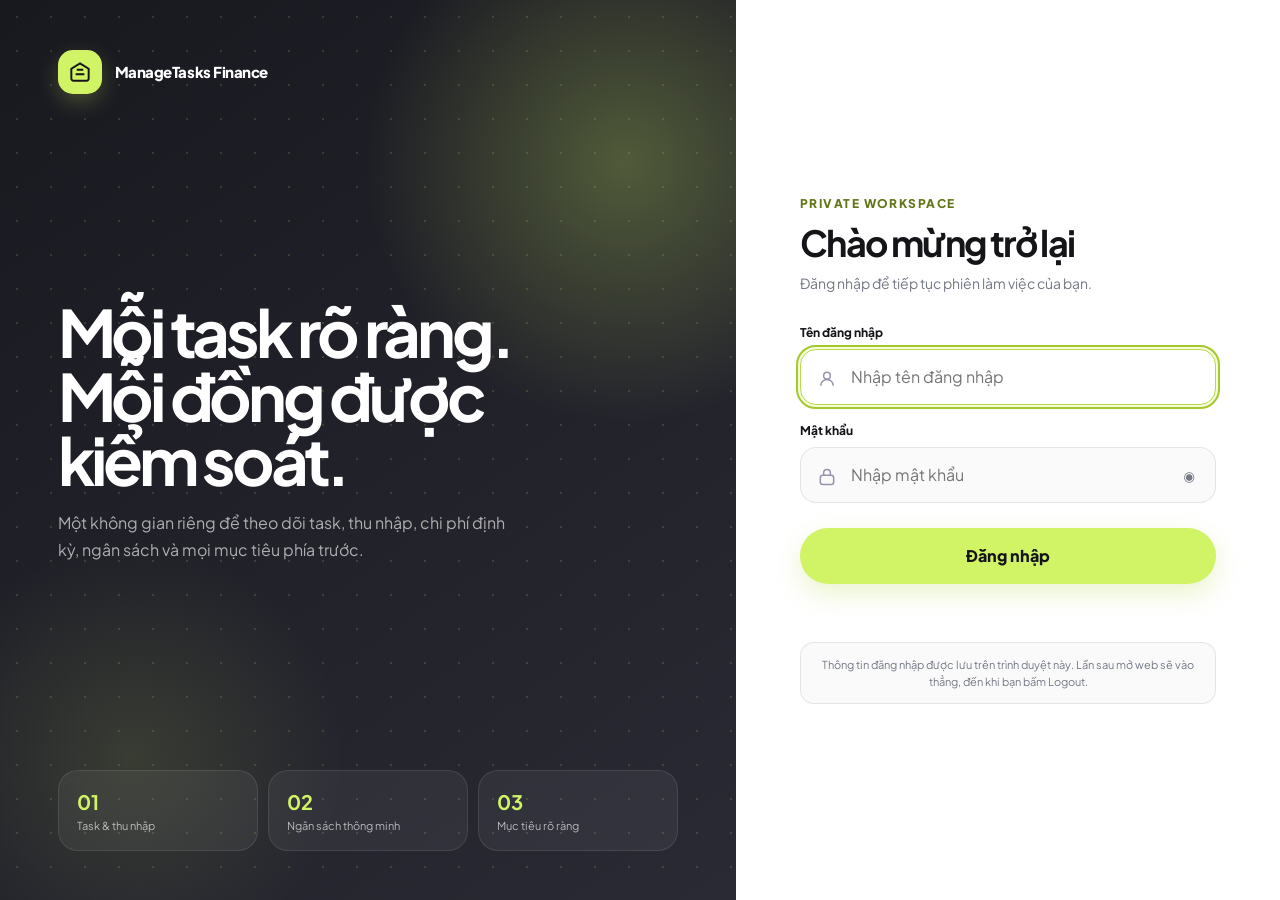
<file: index.html>
<!doctype html>
<html lang="vi">
  <head>
    <meta charset="utf-8" />
    <meta name="viewport" content="width=device-width, initial-scale=1" />
    <title>Dashboard · Overview</title>
    <link rel="icon" href="data:," />
    <link rel="preconnect" href="https://fonts.googleapis.com" />
    <link rel="preconnect" href="https://fonts.gstatic.com" crossorigin />
    <link
      href="https://fonts.googleapis.com/css2?family=Plus+Jakarta+Sans:wght@400;500;600;700;800&display=swap"
      rel="stylesheet" />
    <link rel="stylesheet" href="app-theme.css" />
    <script src="app-icons.js"></script>
    <script src="theme.js"></script>
    <script src="setting.js"></script>
    <script src="auth.js"></script>
    <link rel="stylesheet" href="mobile-fixes.css" />
  </head>
  <body>
    <div class="layout">
      <aside class="side app-sidebar">
        <div class="app-sidebar__brand">Synchro</div>
        <div class="side-user app-sidebar__user">
          <div class="side-user__avatar" aria-hidden="true">TO</div>
          <div class="side-user__meta">
            <b class="side-user__name" data-auth-name>The One</b>
            <span class="side-user__email" data-auth-role>owner</span>
          </div>
        </div>
        <a href="task-new.html" class="btn-create"
          ><span class="btn-create__icon" aria-hidden="true"
            ><svg viewBox="0 0 24 24"><path d="M12 5v14M5 12h14" /></svg></span
          ><span class="btn-create__label">Create Task</span></a
        >
        <nav class="nav nav--stack app-nav">
          <a class="active" href="index.html" aria-current="page"
            ><span class="nav__ic" aria-hidden="true"
              ><svg viewBox="0 0 24 24">
                <path d="M4 10.5 12 4l8 6.5" />
                <path d="M6.5 10v8.5h11V10" />
                <path d="M10 18.5v-5h4v5" /></svg></span
            >Dashboard</a
          >
          <a href="task.html"
            ><span class="nav__ic" aria-hidden="true"
              ><svg viewBox="0 0 24 24">
                <rect x="5" y="4.5" width="14" height="15" rx="3" />
                <path d="m8.5 12 2.2 2.2 4.8-5" /></svg></span
            >My Task</a
          >
          <a href="finance.html"
            ><span class="nav__ic" aria-hidden="true"
              ><svg viewBox="0 0 24 24">
                <rect x="4" y="7" width="16" height="12" rx="3" />
                <path d="M7 7V5h10v2M15 13h3" /></svg></span
            >Finance</a
          >
          <a href="analytics.html"
            ><span class="nav__ic" aria-hidden="true"
              ><svg viewBox="0 0 24 24">
                <path d="M5 19V9" />
                <path d="M12 19V5" />
                <path d="M19 19v-7" />
                <path d="M4 19.5h16" /></svg></span
            >Reporting</a
          >
          <a href="settings.html"
            ><span class="nav__ic" aria-hidden="true"
              ><svg viewBox="0 0 24 24">
                <path d="M12 15.5a3.5 3.5 0 1 0 0-7 3.5 3.5 0 0 0 0 7z" />
                <path
                  d="M19.4 15a1.8 1.8 0 0 0 .2 1.9l.1.1a1 1 0 0 1-1.4 1.4l-.1-.1a1.8 1.8 0 0 0-1.9-.2 1.8 1.8 0 0 0-1 .6 1.8 1.8 0 0 1-2.6 0 1.8 1.8 0 0 0-1-.6 1.8 1.8 0 0 0-1.9.2l-.1.1a1 1 0 0 1-1.4-1.4l.1-.1a1.8 1.8 0 0 0 .2-1.9 1.8 1.8 0 0 0-.6-1 1.8 1.8 0 0 1 0-2.6 1.8 1.8 0 0 0 .6-1 1.8 1.8 0 0 0-.2-1.9l-.1-.1a1 1 0 0 1 1.4-1.4l.1.1a1.8 1.8 0 0 0 1.9.2 1.8 1.8 0 0 0 1-.6 1.8 1.8 0 0 1 2.6 0 1.8 1.8 0 0 0 1 .6 1.8 1.8 0 0 0 1.9-.2l.1-.1a1 1 0 0 1 1.4 1.4l-.1.1a1.8 1.8 0 0 0-.2 1.9 1.8 1.8 0 0 0 .6 1 1.8 1.8 0 0 1 0 2.6 1.8 1.8 0 0 0-.6 1z" /></svg></span
            >Settings</a
          >
        </nav>
        <div class="side-foot">
          <a href="login.html" class="side-foot__link" data-auth-logout
            ><span class="nav__ic" aria-hidden="true"
              ><svg viewBox="0 0 24 24">
                <path d="M10 5H5v14h5M14 8l4 4-4 4M8 12h10" /></svg></span
            >Logout</a
          >
          <a href="mailto:" class="side-foot__link"
            ><span class="nav__ic" aria-hidden="true"
              ><svg viewBox="0 0 24 24">
                <circle cx="12" cy="12" r="8" />
                <path
                  d="M9.8 9.7a2.3 2.3 0 1 1 3.6 1.9c-.9.6-1.4 1.1-1.4 2.1" />
                <path d="M12 17h.01" /></svg></span
            >Help Center</a
          >
        </div>
      </aside>

      <main class="content content--split">
        <div class="app-topbar app-topbar--dashboard">
          <a
            class="topbar-brand"
            href="index.html"
            aria-label="ManageTasks dashboard">
            <span class="topbar-brand__mark" aria-hidden="true">M</span>
            <span
              ><strong>ManageTasks</strong><small>Productivity OS</small></span
            >
          </a>
          <nav class="topbar-nav" aria-label="Primary">
            <a class="active" href="index.html">Overview</a>
            <a href="task.html">Activity</a>
            <a href="task.html">Manage</a>
            <a href="finance.html">Finance</a>
            <a href="task-new.html">Folders</a>
            <a href="analytics.html">Documents</a>
          </nav>
          <div class="topbar-actions">
            <label class="topbar-search" for="q">
              <span class="ic" aria-hidden="true"
                ><svg viewBox="0 0 24 24">
                  <circle cx="11" cy="11" r="6.5" />
                  <path d="m16.2 16.2 4.3 4.3" /></svg
              ></span>
              <input
                id="q"
                class="app-topbar__search"
                type="search"
                placeholder="Search tasks..."
                aria-label="Search tasks" />
            </label>
            <button type="button" class="icon-btn" aria-label="Notifications">
              <span class="ic" aria-hidden="true"
                ><svg viewBox="0 0 24 24">
                  <path d="M6.5 16.5h11" />
                  <path d="M8 16.5V10a4 4 0 1 1 8 0v6.5" />
                  <path d="M10.2 18.5a1.8 1.8 0 0 0 3.6 0" /></svg
              ></span>
            </button>
            <div class="profile-pill" aria-label="Profile">TO</div>
          </div>
        </div>

        <div class="dash-main">
          <header class="dash-header welcome-section">
            <div>
              <div class="breadcrumbs muted">
                Good morning, <span id="who">The One</span>
              </div>
              <h1 class="dash-header__hello">Your productivity dashboard</h1>
              <p class="welcome-section__subtitle">
                Stay on top of your tasks, monitor progress, and track status.
              </p>
            </div>
            <div class="dash-header__center">
              <select id="f_month" class="select-account" aria-label="Period">
                <option value="">All months</option>
              </select>
            </div>
            <div class="dash-header__actions">
              <button
                type="button"
                class="icon-btn"
                id="btnFocusSearch"
                aria-label="Focus search"
                title="Search">
                <span class="ic" aria-hidden="true"
                  ><svg viewBox="0 0 24 24">
                    <circle cx="11" cy="11" r="6.5" />
                    <path d="m16.2 16.2 4.3 4.3" /></svg
                ></span>
              </button>
              <button type="button" class="icon-btn" aria-label="Notifications">
                <span class="ic" aria-hidden="true"
                  ><svg viewBox="0 0 24 24">
                    <path d="M6.5 16.5h11" />
                    <path d="M8 16.5V10a4 4 0 1 1 8 0v6.5" />
                    <path d="M10.2 18.5a1.8 1.8 0 0 0 3.6 0" /></svg
                ></span>
              </button>
              <a class="btn primary btn--with-ic" href="task-new.html"
                ><span class="ic" aria-hidden="true"
                  ><svg viewBox="0 0 24 24"><path d="M12 5v14M5 12h14" /></svg
                ></span>
                Add Task</a
              >
            </div>
          </header>

          <section class="announce-banner" aria-label="Product update">
            <div class="announce-banner__icon" aria-hidden="true">AI</div>
            <div class="announce-banner__copy">
              <b>AI assistant is now available.</b>
              <span>Manage your tasks faster with smart suggestions.</span>
            </div>
            <a class="btn btn--special" href="task-new.html">View Details</a>
          </section>

          <div class="filters" id="filters">
            <select id="f_assign">
              <option value="">All assignees</option>
            </select>
            <select id="f_category">
              <option value="">All categories</option>
            </select>
            <select id="f_status">
              <option value="">All status</option>
              <option value="charged">Charged</option>
              <option value="Unpaid">Unpaid</option>
            </select>
            <button type="button" id="f_reset" class="btn">Reset</button>
          </div>

          <div class="dash-hero-row">
            <section class="hero-card">
              <div class="hero-card__top">
                <div>
                  <img class="hero-card__visa" src="assets/visa.png" alt="" />
                  <div class="hero-card__label">Charged revenue (balance)</div>
                  <div class="hero-card__balance" id="bigRevenue">₫0</div>
                  <div class="hero-card__sub" id="bigRevenueNote">
                    vs prev. period
                  </div>
                </div>
                <div class="hero-card__spark">
                  <div class="hero-card__trend" id="heroTrend">—</div>
                  <svg
                    id="sparkHero"
                    viewBox="0 0 140 44"
                    preserveAspectRatio="none"
                    aria-hidden="true"></svg>
                </div>
              </div>
              <div class="hero-card__actions">
                <a
                  class="btn btn--hero-light btn--special btn--with-ic"
                  href="task-new.html"
                  ><span class="ic" aria-hidden="true"
                    ><svg viewBox="0 0 24 24">
                      <path d="M12 5v14M5 12h14" /></svg
                  ></span>
                  Thêm task</a
                >
                <button type="button" class="btn btn--special" id="btnCSVHero">
                  Xuất CSV
                </button>
              </div>
            </section>
            <div class="dash-hero-side">
              <section class="card widget-compact">
                <div class="hd"><b>Tiến độ hoàn thành</b></div>
                <div class="bd" id="widgetCompletion"></div>
              </section>
              <section class="card widget-compact">
                <div class="hd"><b>Giá trị chưa thu</b></div>
                <div class="bd" id="widgetAtRisk"></div>
              </section>
            </div>
          </div>

          <section class="dash-mini-stats" aria-live="polite">
            <div class="mini-stat mini-stat--mint anim">
              <div class="mini-stat__label">Total tasks</div>
              <div class="mini-stat__val" id="k_total">0</div>
              <div class="mini-stat__delta" id="k_total_delta">—</div>
              <svg
                class="mini-stat__spark"
                id="sparkMini1"
                viewBox="0 0 72 28"
                preserveAspectRatio="none"
                aria-hidden="true"></svg>
            </div>
            <div class="mini-stat mini-stat--peach anim">
              <div class="mini-stat__label">Completed</div>
              <div class="mini-stat__val" id="k_done">0</div>
              <div class="mini-stat__delta" id="k_done_delta">—</div>
              <svg
                class="mini-stat__spark"
                id="sparkMini2"
                viewBox="0 0 72 28"
                preserveAspectRatio="none"
                aria-hidden="true"></svg>
            </div>
            <div class="mini-stat mini-stat--sky anim">
              <div class="mini-stat__label">Unpaid</div>
              <div class="mini-stat__val" id="k_pending">0</div>
              <div class="mini-stat__delta">This period</div>
              <svg
                class="mini-stat__spark"
                id="sparkMini3"
                viewBox="0 0 72 28"
                preserveAspectRatio="none"
                aria-hidden="true"></svg>
            </div>
          </section>

          <div class="dash-bento">
            <section class="card">
              <div class="hd"><b>Theo assignee</b></div>
              <div class="bd" id="widgetAssignee"></div>
            </section>
            <section class="card">
              <div class="hd"><b>Doanh thu · category (đã charge)</b></div>
              <div class="bd" id="widgetCatMix"></div>
            </section>
          </div>

          <section class="panel performance-chart-card">
            <div class="performance-chart-card__head">
              <div>
                <b>Performance Chart</b>
                <p>Track results and watch your progress rise.</p>
                <div class="chart-legend">
                  <span><i class="theory"></i> Revenue</span>
                  <span><i class="practice"></i> Task count</span>
                  <span><i class="lexicon"></i> Activity range</span>
                </div>
              </div>
              <div class="performance-chart-card__actions">
                <div class="tabs performance-tabs" id="rangeTabs">
                  <button type="button" data-range="7d">Week</button>
                  <button type="button" data-range="30d" class="active">
                    Month
                  </button>
                  <button type="button" data-range="YTD">Year</button>
                </div>
                <button
                  type="button"
                  class="chart-expand-btn"
                  aria-label="Expand chart"
                  title="Expand chart">
                  ⤢
                </button>
              </div>
            </div>
            <div class="performance-chart-card__body">
              <div class="chart-stage">
                <svg
                  id="lineChart"
                  class="chart chart-anim performance-chart"
                  viewBox="0 0 900 360"
                  preserveAspectRatio="xMidYMid meet"
                  role="img"
                  aria-label="Revenue and task performance chart"></svg>
              </div>
              <div class="chart-range" aria-hidden="true"><span></span></div>
            </div>
          </section>

          <section class="panel" style="margin-top: 16px">
            <div class="panel-head">
              <b>All transactions</b>
              <div class="toolbar" style="margin: 0">
                <button type="button" class="btn" id="btnCSV">
                  Export CSV
                </button>
                <span class="muted" id="status" style="margin-left: 8px"
                  >Loading…</span
                >
              </div>
            </div>
            <div class="panel-body table-wrap">
              <table>
                <thead>
                  <tr>
                    <th class="col-stt">#</th>
                    <th>Order ID</th>
                    <th>Item</th>
                    <th>Date</th>
                    <th>Price</th>
                    <th>Category</th>
                    <th>Status</th>
                  </tr>
                </thead>
                <tbody id="tbody"></tbody>
              </table>
            </div>
          </section>
        </div>

        <aside class="dash-aside-stack">
          <section class="card">
            <div class="hd"><b>Thao tác nhanh</b></div>
            <div class="bd dash-shortcuts">
              <a class="shortcut-btn btn--with-ic" href="task-new.html"
                ><span class="ic" aria-hidden="true"
                  ><svg viewBox="0 0 24 24">
                    <path d="M12 5v14M5 12h14" /></svg
                ></span>
                Task mới</a
              >
              <a class="shortcut-btn" href="task.html">Danh sách task</a>
              <a class="shortcut-btn" href="analytics.html">Analytics</a>
            </div>
          </section>
          <section class="card">
            <div class="hd"><b>Transactions</b></div>
            <div class="bd txn-list-host" id="txnList"></div>
          </section>
          <section class="card">
            <div class="hd"><b>Top categories</b></div>
            <div class="bd cat-card-row" id="topCats"></div>
          </section>
          <section class="card">
            <div class="hd">
              <b>Today</b>
              <span class="muted" id="todayStr" style="margin-left: 8px"></span>
            </div>
            <div class="bd" id="agenda"></div>
          </section>
        </aside>
      </main>
    </div>

    <script>
      // Currency formatter used by formatVND()
      const VND = new Intl.NumberFormat("vi-VN", {
        style: "currency",
        currency: "VND",
        maximumFractionDigits: 0,
      });

      let ROWS = [];
      let RANGE = "30d";
      let DASHBOARD_LOADING_RAF = 0;
      let DASHBOARD_LOADING_STARTED = 0;

      setupTypingHello();
      init();

      async function init() {
        document.getElementById("todayStr").textContent =
          new Date().toLocaleDateString("vi-VN");
        document.getElementById("rangeTabs").addEventListener("click", (e) => {
          const b = e.target.closest("button");
          if (!b) return;
          RANGE = b.dataset.range;
          document
            .querySelectorAll("#rangeTabs button")
            .forEach((x) => x.classList.toggle("active", x === b));
          repaint();
        });
        ["f_month", "f_assign", "f_category", "f_status", "q"].forEach((id) => {
          document.getElementById(id).addEventListener("input", repaint);
          document.getElementById(id).addEventListener("change", repaint);
        });
        document.getElementById("f_reset").addEventListener("click", () => {
          ["f_month", "f_assign", "f_category", "f_status", "q"].forEach(
            (id) => (document.getElementById(id).value = ""),
          );
          repaint();
        });
        document.getElementById("btnCSV").addEventListener("click", exportCSV);
        document
          .getElementById("btnCSVHero")
          .addEventListener("click", exportCSV);
        document
          .getElementById("btnFocusSearch")
          .addEventListener("click", () =>
            document.getElementById("q").focus(),
          );

        try {
          setLoading(true);
          const url = new URL(`${BASE}/task`);
          url.searchParams.set(
            "select",
            "id,name,date,price,is_charged,assign_to,category:category(name)",
          );
          url.searchParams.set("order", "date.desc");
          const res = await fetch(url, { headers: HEADERS });
          if (!res.ok) throw new Error("HTTP " + res.status);
          ROWS = await res.json();
          buildFilterOptions(ROWS);
          repaint();
        } catch (e) {
          console.error(e);
          setStatus("API error: " + e.message);
        } finally {
          setLoading(false);
        }
      }

      function setLoading(on) {
        document.body.classList.toggle("dashboard-loading", !!on);
        if (on) {
          renderDashboardSkeleton();
          startDashboardLoadingNumbers();
        } else {
          stopDashboardLoadingNumbers();
        }
        setStatus(on ? "Syncing dashboard…" : "Ready");
      }

      function setupTypingHello() {
        const hello = document.querySelector(".dash-header__hello");
        if (!hello) return;
        hello.style.setProperty(
          "--typing-ch",
          Math.max(1, hello.textContent.trim().length),
        );
        hello.classList.add("is-typing");
      }

      function renderDashboardSkeleton() {
        set("#bigRevenueNote", "Syncing workspace");
        set("#k_total_delta", "Live loading");
        set("#k_done_delta", "Preparing");
        set("#heroTrend", "+0%");
        renderDashboardTableSkeleton();
        renderDashboardWidgetSkeletons();
        renderDashboardChartSkeleton();
        miniSparklinePoly(
          "#sparkMini1",
          [2, 4, 3, 7, 5, 8],
          "rgba(22, 163, 74, 0.85)",
        );
        miniSparklinePoly(
          "#sparkMini2",
          [1, 3, 2, 5, 4, 6],
          "rgba(234, 88, 12, 0.9)",
        );
        miniSparklinePoly(
          "#sparkMini3",
          [4, 5, 3, 6, 4, 7],
          "rgba(37, 99, 235, 0.9)",
        );
        miniSparkline(
          "#sparkHero",
          [12, 18, 14, 24, 21, 32, 28],
          "rgba(134, 239, 172, 0.95)",
        );
      }

      function renderDashboardTableSkeleton() {
        const tb = document.getElementById("tbody");
        tb.innerHTML = "";
        for (let i = 0; i < 6; i++) {
          const tr = document.createElement("tr");
          tr.className = "dashboard-skeleton-row";
          tr.innerHTML = `
            <td><div class="skel" style="height:14px;width:28px"></div></td>
            <td><div class="skel" style="height:14px;width:60px"></div></td>
            <td><div class="skel" style="height:14px;width:200px"></div></td>
            <td><div class="skel" style="height:14px;width:90px"></div></td>
            <td><div class="skel" style="height:14px;width:80px"></div></td>
            <td><div class="skel" style="height:14px;width:120px"></div></td>
            <td><div class="skel" style="height:22px;width:96px;border-radius:999px"></div></td>`;
          tb.appendChild(tr);
        }
      }

      function renderDashboardWidgetSkeletons() {
        document.getElementById("widgetCompletion").innerHTML = `
          <div class="wprog dashboard-widget-loading">
            <div class="wprog__pct loading-number" data-loading-counter data-min="18" data-max="92" data-format="percent">0%</div>
            <div class="wprog__bar"><span id="loadingCompletionBar" style="width:24%"></span></div>
            <div class="muted wprog__sub"><span data-loading-counter data-min="8" data-max="64">0</span> / <span data-loading-counter data-min="40" data-max="128">0</span> task completed</div>
          </div>`;
        document.getElementById("widgetAtRisk").innerHTML = `
          <div class="dashboard-widget-loading">
            <div class="wrisk__amt loading-number" data-loading-counter data-min="1800000" data-max="46000000" data-format="vnd">₫0</div>
            <div class="muted"><span data-loading-counter data-min="6" data-max="38">0</span> task chưa charge</div>
          </div>`;
        document.getElementById("widgetAssignee").innerHTML = [
          ["The One", 84],
          ["Design", 63],
          ["Ops", 46],
          ["Review", 72],
        ]
          .map(
            ([name, width], i) =>
              `<div class="wbar-row dashboard-widget-loading"><span class="wbar-row__lbl">${name}</span><div class="wbar-row__track"><span style="width:${width}%"></span></div><span class="wbar-row__n loading-number" data-loading-counter data-min="${8 + i * 3}" data-max="${38 + i * 7}">0</span></div>`,
          )
          .join("");
        document.getElementById("widgetCatMix").innerHTML = [
          ["Product", 78, "#16a34a"],
          ["Marketing", 55, "#3b82f6"],
          ["Research", 68, "#8b5cf6"],
          ["Finance", 44, "#f59e0b"],
        ]
          .map(
            ([name, width, color], i) =>
              `<div class="catmix-row dashboard-widget-loading"><span class="catmix-row__k">${name}</span><div class="catmix-row__bar"><span style="width:${width}%;background:${color}"></span></div><span class="catmix-row__v money loading-number" data-loading-counter data-min="${1200000 + i * 700000}" data-max="${14000000 + i * 4800000}" data-format="vnd">₫0</span></div>`,
          )
          .join("");
        document.getElementById("txnList").innerHTML = Array.from(
          { length: 6 },
          (_, i) =>
            `<div class="txn-row dashboard-widget-loading"><div class="txn-row__ic">${String.fromCharCode(65 + i)}</div><div class="txn-row__body"><div class="txn-row__name">Syncing task ${i + 1}</div><div class="txn-row__meta">Live workspace · loading</div></div><div class="txn-row__amt loading-number" data-loading-counter data-min="${900000 + i * 300000}" data-max="${9000000 + i * 1400000}" data-format="vnd">₫0</div></div>`,
        ).join("");
        document.getElementById("topCats").innerHTML = Array.from(
          { length: 3 },
          (_, i) =>
            `<div class="cat-mini dashboard-widget-loading"><span>${["Product", "Ops", "Growth"][i]}</span><b class="loading-number" data-loading-counter data-min="${5 + i * 4}" data-max="${42 + i * 12}" data-suffix="%">0%</b></div>`,
        ).join("");
        document.getElementById("agenda").innerHTML = Array.from(
          { length: 3 },
          (_, i) =>
            `<div class="agenda-row dashboard-widget-loading"><div><b>Preparing schedule</b><div class="muted">Today queue</div></div><div class="money loading-number" data-loading-counter data-min="${500000 + i * 450000}" data-max="${6000000 + i * 1200000}" data-format="vnd">₫0</div></div>`,
        ).join("");
      }

      function renderDashboardChartSkeleton() {
        const svg = document.getElementById("lineChart");
        if (!svg) return;
        svg.setAttribute("viewBox", "0 0 900 360");
        const bars = Array.from({ length: 42 }, (_, i) => {
          const x = 54 + i * 19;
          const h = 52 + ((i * 37) % 136);
          const y = 304 - h;
          const fill =
            i % 2 ? "url(#dashLoadingBarPink)" : "url(#dashLoadingBarPurple)";
          return `<rect class="dashboard-loading-bar" x="${x}" y="${y}" width="5" height="${h}" rx="3" fill="${fill}" />`;
        }).join("");
        svg.innerHTML = `
          <defs>
            <linearGradient id="dashLoadingBarPurple" x1="0" y1="0" x2="0" y2="1"><stop offset="0%" stop-color="#b8a4ff" stop-opacity=".68"/><stop offset="100%" stop-color="#b8a4ff" stop-opacity=".08"/></linearGradient>
            <linearGradient id="dashLoadingBarPink" x1="0" y1="0" x2="0" y2="1"><stop offset="0%" stop-color="#f7a8c7" stop-opacity=".7"/><stop offset="100%" stop-color="#f7a8c7" stop-opacity=".08"/></linearGradient>
          </defs>
          <path class="dashboard-loading-grid" d="M54 88H866M54 142H866M54 196H866M54 250H866M54 304H866" />
          ${bars}
          <path class="dashboard-loading-line dashboard-loading-line--one" d="M54 244 C150 172, 240 218, 330 150 C442 66, 526 210, 622 138 C715 68, 780 150, 866 104" />
          <path class="dashboard-loading-line dashboard-loading-line--two" d="M54 276 C164 230, 238 260, 330 206 C430 146, 528 246, 624 190 C714 136, 784 204, 866 156" />
        `;
      }

      function startDashboardLoadingNumbers() {
        stopDashboardLoadingNumbers();
        DASHBOARD_LOADING_STARTED = performance.now();

        const tick = (now) => {
          const elapsed = now - DASHBOARD_LOADING_STARTED;
          const total = loadingWave(elapsed, 48, 186, 0, 1600);
          const done = loadingWave(
            elapsed,
            18,
            Math.max(28, total - 8),
            0.23,
            1800,
          );
          const pending = Math.max(0, total - done);
          const revenue = loadingWave(elapsed, 4200000, 98000000, 0.41, 2200);
          const pct = Math.min(
            99,
            Math.round((done / Math.max(1, total)) * 100),
          );

          set("#k_total", total);
          set("#k_done", done);
          set("#k_pending", pending);
          set("#bigRevenue", formatVND(revenue));
          set("#heroTrend", `+${loadingWave(elapsed, 4, 38, 0.55, 1500)}%`);
          const bar = document.getElementById("loadingCompletionBar");
          if (bar) bar.style.width = `${pct}%`;

          document
            .querySelectorAll("[data-loading-counter]")
            .forEach((el, i) => {
              const min = Number(el.dataset.min || 0);
              const max = Number(el.dataset.max || 100);
              const value = loadingWave(
                elapsed,
                min,
                max,
                i * 0.17,
                1200 + i * 87,
              );
              const suffix = el.dataset.suffix || "";
              if (el.dataset.format === "vnd") {
                el.textContent = formatVND(value);
              } else if (el.dataset.format === "percent") {
                el.textContent = `${value}%`;
              } else {
                el.textContent = `${value.toLocaleString("vi-VN")}${suffix}`;
              }
            });

          DASHBOARD_LOADING_RAF = requestAnimationFrame(tick);
        };

        DASHBOARD_LOADING_RAF = requestAnimationFrame(tick);
      }

      function stopDashboardLoadingNumbers() {
        if (DASHBOARD_LOADING_RAF) cancelAnimationFrame(DASHBOARD_LOADING_RAF);
        DASHBOARD_LOADING_RAF = 0;
      }

      function loadingWave(elapsed, min, max, phase = 0, duration = 1400) {
        const cycle = ((elapsed / duration + phase) % 1) * Math.PI * 2;
        const eased = 0.5 - Math.cos(cycle) / 2;
        return Math.round(min + eased * (max - min));
      }

      function repaint() {
        const rows = applyFilters(ROWS);
        kpis(rows);
        renderTable(rows);
        drawLine(rows);
        agenda(rows);
        topCats(rows);
        renderTxnList(rows);
        widgetCompletion(rows);
        widgetAtRisk(rows);
        widgetAssignee(rows);
        widgetCatMix(rows);
        animateDashboard();
      }

      function animateDashboard() {
        animIn(".dash-mini-stats .mini-stat");
        animIn(".dash-bento .card, .dash-hero-side .card");
        animIn("#tbody tr");
        animIn("#txnList .txn-row, #topCats .cat-mini, #agenda .agenda-row");
        const chart = document.getElementById("lineChart");
        chart.classList.remove("in");
        void chart.offsetWidth;
        chart.classList.add("in");
      }

      function animIn(selector) {
        document.querySelectorAll(selector).forEach((el, i) => {
          el.classList.remove("in");
          void el.offsetWidth;
          el.style.setProperty("--d", i * 50 + "ms");
          el.classList.add("in");
        });
      }

      function monthKey(d) {
        if (!d) return "";
        const dt = new Date(d + (String(d).length > 10 ? "" : "T00:00:00"));
        return isNaN(dt)
          ? ""
          : `${dt.getFullYear()}-${String(dt.getMonth() + 1).padStart(2, "0")}`;
      }

      function prettyYM(key) {
        const [y, m] = key.split("-");
        return `${m}/${y}`;
      }

      function buildFilterOptions(rows) {
        const months = Array.from(
          new Set(rows.filter((r) => r.date).map((r) => monthKey(r.date))),
        )
          .sort()
          .reverse();
        fillSelect("f_month", ["", ...months], (v) =>
          v ? prettyYM(v) : "All months",
        );
        fillSelect(
          "f_assign",
          [
            "",
            ...Array.from(
              new Set(rows.map((r) => r.assign_to).filter(Boolean)),
            ).sort(),
          ],
          (v) => v || "All assignees",
        );
        fillSelect(
          "f_category",
          [
            "",
            ...Array.from(
              new Set(rows.map((r) => r.category?.name).filter(Boolean)),
            ).sort(),
          ],
          (v) => v || "All categories",
        );
      }

      function fillSelect(id, values, labelMap) {
        document.getElementById(id).innerHTML = values
          .map(
            (v) => `<option value="${escapeAttr(v)}">${labelMap(v)}</option>`,
          )
          .join("");
      }

      function getFilters() {
        return {
          month: document.getElementById("f_month").value.trim(),
          assign: document.getElementById("f_assign").value.trim(),
          category: document.getElementById("f_category").value.trim(),
          status: document.getElementById("f_status").value.trim(),
          q: document.getElementById("q").value.trim().toLowerCase(),
        };
      }

      function applyFilters(rows) {
        const f = getFilters();
        return rows.filter((r) => {
          if (f.month && monthKey(r.date) !== f.month) return false;
          if (f.assign && (r.assign_to || "") !== f.assign) return false;
          if (f.category && (r.category?.name || "") !== f.category)
            return false;
          if (f.status === "charged" && !r.is_charged) return false;
          if (f.status === "Unpaid" && r.is_charged) return false;
          if (f.q) {
            const hay = [r.name, r.assign_to, r.category?.name]
              .filter(Boolean)
              .join(" ");
            if (!hay.includes(f.q)) return false;
          }
          return true;
        });
      }

      function kpis(rows) {
        const total = rows.length;
        const doneRows = rows.filter((r) => r.is_charged);
        const done = doneRows.length;
        const pending = total - done;
        const revenue = sum(doneRows.map((r) => +r.price || 0));
        set("#k_total", total);
        set("#k_done", done);
        set("#k_pending", pending);
        set("#bigRevenue", formatVND(revenue));
        set(
          "#bigRevenueNote",
          getFilters().month ? "Selected month" : "All months (filtered)",
        );
        set("#k_total_delta", getFilters().month || RANGE);
        set("#k_done_delta", `${done}/${total || 0}`);

        const { from, prevFrom } = rangeDates();
        const now = new Date();
        const cur = doneRows.filter((r) => inRange(r.date, from, now));
        const prev = doneRows.filter((r) => inRange(r.date, prevFrom, from));
        const curRev = sum(cur.map((r) => +r.price || 0));
        const prevRev = sum(prev.map((r) => +r.price || 0));
        const delta = prevRev ? ((curRev - prevRev) / prevRev) * 100 : 0;
        setHeroTrend(
          prevRev ? `${delta >= 0 ? "+" : ""}${delta.toFixed(1)}%` : "—",
          prevRev > 0 && curRev < prevRev,
        );
      }

      function setHeroTrend(text, neg) {
        const el = document.getElementById("heroTrend");
        el.textContent = text;
        el.classList.toggle("neg", !!neg);
      }

      function renderTable(rows) {
        const tb = document.getElementById("tbody");
        tb.innerHTML = "";
        rows.forEach((r, i) => {
          const tr = document.createElement("tr");
          tr.className = "anim tr--detail";
          tr.dataset.detailId = String(r.id);
          tr.style.setProperty("--d", i * 35 + "ms");
          const charged = r.is_charged
            ? `<span class="state ok btnlike" data-toggle-charged data-id="${escapeAttr(r.id)}" data-val="true">Charged</span>`
            : `<span class="state no btnlike" data-toggle-charged data-id="${escapeAttr(r.id)}" data-val="false">Unpaid</span>`;
          tr.innerHTML = `
            <td class="col-stt muted">${i + 1}</td>
            <td class="mono">#${escapeHtml(String(r.id || "").slice(0, 6))}</td>
            <td><a class="table-task-link" href="detail.html?id=${encodeURIComponent(r.id)}">${escapeHtml(r.name || "—")}</a></td>
            <td>${fmtDate(r.date)}</td>
            <td class="money">${formatVND(r.price)}</td>
            <td>${escapeHtml(r.category?.name || "")}</td>
            <td>${charged}</td>`;
          tb.appendChild(tr);
        });
      }

      document.getElementById("tbody").addEventListener("click", async (e) => {
        const el = e.target.closest("[data-toggle-charged]");
        if (el) {
          const id = el.getAttribute("data-id");
          const newVal = el.getAttribute("data-val") !== "true";
          const oldHtml = el.innerHTML;
          el.textContent = "…";
          el.classList.add("muted");
          try {
            const res = await fetch(
              `${BASE}/task?id=eq.${encodeURIComponent(id)}`,
              {
                method: "PATCH",
                headers: {
                  ...HEADERS_JSON,
                  Prefer: "return=representation",
                },
                body: JSON.stringify({ is_charged: newVal }),
              },
            );
            if (!res.ok)
              throw new Error((await res.text()) || `HTTP ${res.status}`);
            const [updated] = await res.json();
            const idx = ROWS.findIndex((r) => String(r.id) === String(id));
            if (idx >= 0) ROWS[idx] = { ...ROWS[idx], ...updated };
            repaint();
          } catch (err) {
            console.error(err);
            el.innerHTML = oldHtml;
            el.classList.remove("muted");
            alert("Cập nhật thất bại: " + err.message);
          }
          return;
        }
        if (e.target.closest("a")) return;
        const tr = e.target.closest("tr[data-detail-id]");
        if (tr)
          window.location.href = `detail.html?id=${encodeURIComponent(tr.dataset.detailId)}`;
      });

      function agenda(rows) {
        const host = document.getElementById("agenda");
        host.innerHTML = "";
        const today = new Date().toISOString().slice(0, 10);
        const list = rows
          .filter((r) => (r.date || "").slice(0, 10) === today)
          .slice(0, 4);
        if (!list.length) {
          host.innerHTML = '<div class="muted">No schedule today</div>';
          return;
        }
        list.forEach((r, i) => {
          const div = document.createElement("div");
          div.className = "agenda-row anim";
          div.style.setProperty("--d", i * 60 + "ms");
          div.innerHTML = `<div><b>${escapeHtml(r.name || "")}</b><div class="muted">${escapeHtml(r.category?.name || "")}</div></div><div class="money">${formatVND(r.price)}</div>`;
          host.appendChild(div);
        });
      }

      function topCats(rows) {
        const host = document.getElementById("topCats");
        host.innerHTML = "";
        const m = new Map();
        for (const r of rows) {
          const k = r.category?.name || "Uncategorized";
          m.set(k, (m.get(k) || 0) + (+r.price || 0));
        }
        [...m.entries()]
          .sort((a, b) => b[1] - a[1])
          .slice(0, 3)
          .forEach(([k, v], i) => {
            const row = document.createElement("div");
            row.className = "cat-mini anim";
            row.style.setProperty("--d", i * 60 + "ms");
            row.innerHTML = `<span>${escapeHtml(k)}</span><b>${formatVND(v)}</b>`;
            host.appendChild(row);
          });
      }

      function renderTxnList(rows) {
        const host = document.getElementById("txnList");
        host.innerHTML = "";
        const hues = [
          "#3b82f6",
          "#8b5cf6",
          "#10b981",
          "#f59e0b",
          "#ec4899",
          "#06b6d4",
        ];
        const list = [...rows]
          .sort((a, b) =>
            String(b.date || "").localeCompare(String(a.date || "")),
          )
          .slice(0, 8);
        if (!list.length) {
          host.innerHTML =
            '<div class="muted" style="padding:12px">No transactions</div>';
          return;
        }
        list.forEach((r, i) => {
          const div = document.createElement("div");
          div.className = "txn-row anim";
          div.style.setProperty("--d", i * 40 + "ms");
          const letter = (r.name || "?").slice(0, 1).toUpperCase();
          div.innerHTML = `<div class="txn-row__ic" style="background:${hues[i % hues.length]}">${escapeHtml(letter)}</div><div class="txn-row__body"><div class="txn-row__name">${escapeHtml(r.name || "—")}</div><div class="txn-row__meta">${escapeHtml(r.category?.name || "")} · ${fmtDate(r.date)}</div></div><div class="txn-row__amt">${formatVND(r.price)}</div>`;
          host.appendChild(div);
        });
      }

      function widgetCompletion(rows) {
        const total = rows.length;
        const done = rows.filter((r) => r.is_charged).length;
        const pct = total ? Math.round((done / total) * 100) : 0;
        document.getElementById("widgetCompletion").innerHTML =
          `<div class="wprog"><div class="wprog__pct">${pct}%</div><div class="wprog__bar"><span style="width:${pct}%"></span></div><div class="muted wprog__sub">${done} / ${total} task completed</div></div>`;
      }

      function widgetAtRisk(rows) {
        const unpaid = rows.filter((r) => !r.is_charged);
        document.getElementById("widgetAtRisk").innerHTML =
          `<div class="wrisk__amt">${formatVND(sum(unpaid.map((r) => +r.price || 0)))}</div><div class="muted">${unpaid.length} task chưa charge</div>`;
      }

      function widgetAssignee(rows) {
        const el = document.getElementById("widgetAssignee");
        const m = new Map();
        rows.forEach((r) =>
          m.set(r.assign_to || "—", (m.get(r.assign_to || "—") || 0) + 1),
        );
        const top = [...m.entries()].sort((a, b) => b[1] - a[1]).slice(0, 5);
        const max = Math.max(1, ...top.map((x) => x[1]));
        el.innerHTML = top.length
          ? top
              .map(
                ([name, n]) =>
                  `<div class="wbar-row"><span class="wbar-row__lbl">${escapeHtml(name)}</span><div class="wbar-row__track"><span style="width:${(n / max) * 100}%"></span></div><span class="wbar-row__n">${n}</span></div>`,
              )
              .join("")
          : '<div class="muted">Không có dữ liệu</div>';
      }

      function widgetCatMix(rows) {
        const charged = rows.filter((r) => r.is_charged);
        const m = new Map();
        charged.forEach((r) => {
          const k = r.category?.name || "Khác";
          m.set(k, (m.get(k) || 0) + (+r.price || 0));
        });
        const top = [...m.entries()].sort((a, b) => b[1] - a[1]).slice(0, 6);
        const tot = top.reduce((a, [, v]) => a + v, 0) || 1;
        const colors = [
          "#16a34a",
          "#3b82f6",
          "#8b5cf6",
          "#f59e0b",
          "#ec4899",
          "#64748b",
        ];
        document.getElementById("widgetCatMix").innerHTML = top.length
          ? top
              .map(
                ([k, v], i) =>
                  `<div class="catmix-row"><span class="catmix-row__k">${escapeHtml(k)}</span><div class="catmix-row__bar"><span style="width:${(v / tot) * 100}%;background:${colors[i % colors.length]}"></span></div><span class="catmix-row__v money">${formatVND(v)}</span></div>`,
              )
              .join("")
          : '<div class="muted">Không có doanh thu đã charge</div>';
      }

      function drawLine(rows) {
        const { from } = rangeDates();
        const days = daysBetween(from, new Date());
        const labels = days.labels;
        const rev = days.map.map((d) =>
          sum(
            rows
              .filter((r) => sameDay(r.date, d) && r.is_charged)
              .map((r) => +r.price || 0),
          ),
        );
        const cnt = days.map.map(
          (d) => rows.filter((r) => sameDay(r.date, d)).length,
        );
        candlestickChart("#lineChart", rev, cnt, labels);
        const tail = rev.slice(-14);
        miniSparkline(
          "#sparkHero",
          tail.length ? tail : [0],
          "rgba(134, 239, 172, 0.95)",
        );
        const cntCharged = days.map.map(
          (d) => rows.filter((r) => sameDay(r.date, d) && r.is_charged).length,
        );
        const cntAll = days.map.map(
          (d) => rows.filter((r) => sameDay(r.date, d)).length,
        );
        const cntUnpaid = cntAll.map((t, i) => Math.max(0, t - cntCharged[i]));
        miniSparklinePoly("#sparkMini1", cntAll, "rgba(22, 163, 74, 0.85)");
        miniSparklinePoly("#sparkMini2", cntCharged, "rgba(234, 88, 12, 0.9)");
        miniSparklinePoly("#sparkMini3", cntUnpaid, "rgba(37, 99, 235, 0.9)");
      }

      function candlestickChart(sel, seriesRev, seriesCnt, labels) {
        const svg = document.querySelector(sel);
        if (!svg) return;
        const W = 900,
          H = 360;
        const pad = { top: 54, right: 34, bottom: 58, left: 54 };
        const plotW = W - pad.left - pad.right;
        const plotH = H - pad.top - pad.bottom;
        const n = seriesRev.length;
        svg.setAttribute("viewBox", `0 0 ${W} ${H}`);
        svg.innerHTML = "";
        if (!n) return;
        const xAt = (i) =>
          pad.left + (n <= 1 ? plotW / 2 : (i / (n - 1)) * plotW);
        const maxRev = Math.max(1, ...seriesRev);
        const maxCnt = Math.max(1, ...seriesCnt);
        const yRev = (v) => pad.top + plotH - (v / maxRev) * plotH * 0.82;
        const yCnt = (v) => pad.top + plotH - (v / maxCnt) * plotH * 0.72;
        const revPts = seriesRev.map((v, i) => ({ x: xAt(i), y: yRev(v) }));
        const cntPts = seriesCnt.map((v, i) => ({ x: xAt(i), y: yCnt(v) }));
        const barW = Math.max(3, Math.min(7, plotW / Math.max(42, n * 1.8)));
        const smoothPath = (pts) => {
          if (!pts.length) return "";
          let d = `M ${pts[0].x} ${pts[0].y}`;
          for (let i = 0; i < pts.length - 1; i++) {
            const p0 = pts[i],
              p1 = pts[i + 1],
              midX = (p0.x + p1.x) / 2;
            d += ` C ${midX} ${p0.y}, ${midX} ${p1.y}, ${p1.x} ${p1.y}`;
          }
          return d;
        };
        const prevRev = sum(seriesRev.slice(0, Math.floor(n / 2)));
        const curRev = sum(seriesRev.slice(Math.floor(n / 2)));
        const pct = Math.max(
          -99,
          Math.min(
            999,
            Math.round(prevRev ? ((curRev - prevRev) / prevRev) * 100 : 24),
          ),
        );
        const hi = Math.min(n - 1, Math.max(0, Math.floor(n * 0.56)));
        const hiPt = revPts[hi] || { x: W / 2, y: H / 2 };
        const tipX = Math.max(pad.left + 10, Math.min(W - 234, hiPt.x - 105));
        const tipY = Math.max(24, hiPt.y - 104);
        svg.insertAdjacentHTML(
          "beforeend",
          `<defs><linearGradient id="perfBarPurple" x1="0" y1="0" x2="0" y2="1"><stop offset="0%" stop-color="#b8a4ff" stop-opacity=".72"/><stop offset="100%" stop-color="#b8a4ff" stop-opacity=".08"/></linearGradient><linearGradient id="perfBarPink" x1="0" y1="0" x2="0" y2="1"><stop offset="0%" stop-color="#f7a8c7" stop-opacity=".7"/><stop offset="100%" stop-color="#f7a8c7" stop-opacity=".08"/></linearGradient><linearGradient id="perfTooltip" x1="0" y1="0" x2="0" y2="1"><stop offset="0%" stop-color="#ffd9e8"/><stop offset="100%" stop-color="#f8a8c7"/></linearGradient><filter id="perfTipShadow" x="-30%" y="-30%" width="160%" height="170%"><feDropShadow dx="0" dy="18" stdDeviation="15" flood-color="#ec4899" flood-opacity=".18"/></filter></defs>`,
        );
        for (let g = 0; g <= 4; g++) {
          const y = pad.top + (plotH * g) / 4;
          svg.insertAdjacentHTML(
            "beforeend",
            `<line class="perf-grid" x1="${pad.left}" y1="${y}" x2="${W - pad.right}" y2="${y}" />`,
          );
        }
        seriesCnt.forEach((v, i) => {
          const cx = xAt(i),
            h = Math.max(16, (v / maxCnt) * plotH * 0.82),
            y = pad.top + plotH - h;
          const fill =
            i % 3 === 1 ? "url(#perfBarPink)" : "url(#perfBarPurple)";
          svg.insertAdjacentHTML(
            "beforeend",
            `<rect class="perf-bar" x="${cx - barW / 2}" y="${y}" width="${barW}" height="${h}" rx="${barW / 2}" fill="${fill}" />`,
          );
        });
        svg.insertAdjacentHTML(
          "beforeend",
          `<path class="perf-line perf-line--practice" d="${smoothPath(cntPts)}" /><path class="perf-line perf-line--theory" d="${smoothPath(revPts)}" /><circle class="perf-point perf-point--halo" cx="${hiPt.x}" cy="${hiPt.y}" r="12" /><circle class="perf-point" cx="${hiPt.x}" cy="${hiPt.y}" r="5" /><rect class="perf-tooltip" x="${tipX}" y="${tipY}" width="210" height="76" rx="22" /><text class="perf-tooltip__pct" x="${tipX + 22}" y="${tipY + 32}">${pct >= 0 ? "+" : ""}${pct}%</text><text class="perf-tooltip__sub" x="${tipX + 22}" y="${tipY + 56}">Recent tasks this range: ${sum(seriesCnt)}</text>`,
        );
        const step = Math.max(1, Math.ceil(labels.length / 8));
        labels.forEach((lab, i) => {
          if (i % step === 0)
            svg.insertAdjacentHTML(
              "beforeend",
              `<text class="perf-label" x="${xAt(i)}" y="${H - 20}" text-anchor="middle">${lab}</text>`,
            );
        });
      }

      function miniSparklinePoly(sel, vals, stroke) {
        const svg = document.querySelector(sel);
        if (!svg) return;
        const W = 72,
          H = 28,
          P = 2;
        svg.setAttribute("viewBox", `0 0 ${W} ${H}`);
        svg.innerHTML = "";
        if (!vals.length) return;
        const mx = Math.max(1, ...vals);
        const pts = vals
          .map(
            (v, i) =>
              `${P + (vals.length <= 1 ? 0 : (i / (vals.length - 1)) * (W - 2 * P))},${H - P - (v / mx) * (H - 2 * P)}`,
          )
          .join(" ");
        svg.insertAdjacentHTML(
          "beforeend",
          `<polyline fill="none" stroke="${stroke}" stroke-width="1.8" stroke-linecap="round" stroke-linejoin="round" points="${pts}" />`,
        );
      }

      function miniSparkline(sel, vals, stroke) {
        const svg = document.querySelector(sel);
        if (!svg) return;
        const W = 140,
          H = 44,
          P = 4;
        svg.setAttribute("viewBox", `0 0 ${W} ${H}`);
        svg.innerHTML = "";
        if (!vals.length) return;
        const mx = Math.max(1, ...vals);
        const pts = vals
          .map(
            (v, i) =>
              `${P + (vals.length <= 1 ? 0 : (i / (vals.length - 1)) * (W - 2 * P))},${H - P - (v / mx) * (H - 2 * P)}`,
          )
          .join(" ");
        svg.insertAdjacentHTML(
          "beforeend",
          `<polyline fill="none" stroke="${stroke}" stroke-width="2" stroke-linecap="round" stroke-linejoin="round" points="${pts}" />`,
        );
      }

      function exportCSV() {
        const rows = applyFilters(ROWS);
        const header = ["id", "name", "date", "price", "category", "charged"];
        const csv = [header.join(",")]
          .concat(
            rows.map((r) =>
              [
                escCsv(r.id),
                escCsv(r.name),
                escCsv(r.date),
                escCsv(r.price),
                escCsv(r.category?.name),
                r.is_charged ? 1 : 0,
              ].join(","),
            ),
          )
          .join("\n");
        const blob = new Blob([csv], { type: "text/csv" });
        const url = URL.createObjectURL(blob);
        const a = document.createElement("a");
        a.href = url;
        a.download = "transactions.csv";
        a.click();
        URL.revokeObjectURL(url);
      }

      function rangeDates() {
        const now = new Date();
        const fMonth = document.getElementById("f_month").value;
        if (fMonth) {
          const [y, m] = fMonth.split("-").map(Number);
          return {
            from: new Date(y, m - 1, 1),
            prevFrom: new Date(y, m - 2, 1),
          };
        }
        if (RANGE === "7d") {
          const from = new Date(now);
          from.setDate(from.getDate() - 6);
          const prevFrom = new Date(from);
          prevFrom.setDate(prevFrom.getDate() - 7);
          return { from, prevFrom };
        }
        if (RANGE === "30d") {
          const from = new Date(now);
          from.setDate(from.getDate() - 29);
          const prevFrom = new Date(from);
          prevFrom.setDate(prevFrom.getDate() - 30);
          return { from, prevFrom };
        }
        const from = new Date(now.getFullYear(), 0, 1);
        const prevFrom = new Date(now.getFullYear() - 1, 0, 1);
        return { from, prevFrom };
      }

      function daysBetween(start, end) {
        const s = new Date(
          start.getFullYear(),
          start.getMonth(),
          start.getDate(),
        );
        const e = new Date(end.getFullYear(), end.getMonth(), end.getDate());
        const labels = [],
          days = [];
        let d = s;
        while (d <= e) {
          labels.push(
            `${String(d.getDate()).padStart(2, "0")}/${String(d.getMonth() + 1).padStart(2, "0")}`,
          );
          days.push(new Date(d));
          d = new Date(d.getFullYear(), d.getMonth(), d.getDate() + 1);
        }
        return { labels, map: { map: (fn) => days.map(fn) } };
      }

      function inRange(dateStr, from, to) {
        if (!dateStr) return false;
        const d = new Date(
          dateStr + (String(dateStr).length > 10 ? "" : "T00:00:00"),
        );
        return d >= from && d <= to;
      }

      function sameDay(d1, d2) {
        if (!d1) return false;
        const a = new Date(d1 + (String(d1).length > 10 ? "" : "T00:00:00"));
        const b = new Date(d2);
        return (
          a.getFullYear() === b.getFullYear() &&
          a.getMonth() === b.getMonth() &&
          a.getDate() === b.getDate()
        );
      }

      function formatVND(n) {
        return n == null || n === "" ? "₫0" : VND.format(+n || 0);
      }

      function fmtDate(d) {
        if (!d) return "";
        const dt = new Date(d + (String(d).length > 10 ? "" : "T00:00:00"));
        return isNaN(dt) ? d : dt.toLocaleDateString("vi-VN");
      }

      function set(sel, v) {
        const el = document.querySelector(sel);
        if (el) el.textContent = v;
      }

      function setStatus(t) {
        const el = document.getElementById("status");
        if (el) el.textContent = t;
      }

      function sum(a) {
        return a.reduce((x, y) => x + y, 0);
      }

      function escapeHtml(s) {
        return String(s ?? "").replace(
          /[&<>"']/g,
          (m) =>
            ({
              "&": "&amp;",
              "<": "&lt;",
              ">": "&gt;",
              '"': "&quot;",
              "'": "&#39;",
            })[m] || m,
        );
      }

      function escapeAttr(s) {
        return String(s ?? "").replace(/"/g, "&quot;");
      }

      function escCsv(v) {
        return '"' + String(v ?? "").replaceAll('"', '""') + '"';
      }
    </script>
    <script src="app-ui.js"></script>
    <script src="mobile-ui.js"></script>
  </body>
</html>
</file>
<file: app-theme.css>
/* Synchro-style SaaS shell — light, rounded, generous spacing */

:root {
  --bg-page: #f5f5f7;
  --panel: #ffffff;
  --panel-solid: #ffffff;
  --ink: #141419;
  --muted: #9ca3af;
  --line: rgba(20, 20, 25, 0.08);
  --primary: #1c1c24;
  --primary-2: #2a2a34;
  --primary-soft: rgba(209, 243, 102, 0.22);
  --chip: rgba(20, 20, 25, 0.05);
  --chip-ink: #4b5563;
  --accent-lime: #d1f366;
  --accent-lime-dark: #b8d94a;
  --accent-blue: #2563eb;
  --accent-mint: #047857;
  --accent-warm: #ea580c;
  --good: #047857;
  --warn: #f59e0b;
  --bad: #dc2626;
  --sidebar-bg: #1c1c24;
  --sidebar-ink: rgba(255, 255, 255, 0.55);
  --sidebar-ink-active: #141419;
  --sidebar-hover-bg: rgba(255, 255, 255, 0.06);
  --sidebar-hover-ink: rgba(255, 255, 255, 0.85);
  --hero-bg: #ffffff;
  --stat-mint: #ecfdf5;
  --stat-mint-ink: #047857;
  --stat-peach: #fff7ed;
  --stat-peach-ink: #c2410c;
  --stat-sky: #eff6ff;
  --stat-sky-ink: #1d4ed8;
  --radius: 24px;
  --radius-sm: 16px;
  --radius-lg: 32px;
  --shadow: 0 4px 24px rgba(0, 0, 0, 0.04);
  --shadow-lg: 0 8px 40px rgba(0, 0, 0, 0.06);
  --sidebar-w: 260px;
}

.auth-checking body {
  visibility: hidden;
}

*,
*::before,
*::after {
  box-sizing: border-box;
}

html,
body {
  height: 100%;
  min-height: 100%;
  min-height: 100dvh;
}

body {
  margin: 0;
  width: 100%;
  font-family:
    "Plus Jakarta Sans",
    system-ui,
    -apple-system,
    "Segoe UI",
    Roboto,
    sans-serif;
  background: var(--bg-page);
  color: var(--ink);
}

a {
  color: inherit;
  text-decoration: none;
}

/* ----- App shell ----- */
.layout {
  display: grid;
  grid-template-columns: var(--sidebar-w) minmax(0, 1fr);
  width: 100%;
  max-width: none;
  min-height: 100vh;
  min-height: 100dvh;
  margin: 0;
  padding: 16px 20px 24px 16px;
  gap: 20px;
  align-items: stretch;
  box-sizing: border-box;
}

.side {
  position: sticky;
  top: 0;
  align-self: start;
  height: calc(100vh - 32px);
  height: calc(100dvh - 32px);
  min-height: 0;
  max-height: calc(100vh - 32px);
  max-height: calc(100dvh - 32px);
  padding: 24px 18px;
  background: var(--sidebar-bg);
  border: none;
  border-radius: var(--radius-lg);
  box-shadow: var(--shadow-lg);
  overflow: auto;
  display: flex;
  flex-direction: column;
  gap: 0;
}

.app-sidebar__brand {
  font-weight: 800;
  font-size: 1.25rem;
  letter-spacing: -0.03em;
  margin-bottom: 24px;
  color: var(--sidebar-hover-ink);
  padding: 0 8px;
}

.side-user.app-sidebar__user {
  margin: 0 0 18px;
  padding: 0;
  border: none;
  background: transparent;
}

.side-user__email {
  display: block;
  font-size: 12px;
  color: var(--sidebar-ink);
  margin-top: 2px;
  word-break: break-all;
}

.btn-create {
  display: flex;
  align-items: center;
  justify-content: center;
  gap: 8px;
  width: 100%;
  padding: 13px 16px;
  margin-bottom: 22px;
  border-radius: 999px;
  border: none;
  background: var(--accent-lime);
  color: var(--sidebar-ink-active) !important;
  font-weight: 700;
  font-size: 14px;
  cursor: pointer;
  text-decoration: none;
  box-shadow: 0 4px 16px rgba(209, 243, 102, 0.35);
  transition:
    background 0.15s ease,
    transform 0.08s ease;
}

.btn-create:hover {
  background: var(--accent-lime-dark);
  color: var(--sidebar-ink-active) !important;
}

.btn-create:active {
  transform: scale(0.99);
}

.brand {
  display: none;
}

.nav a {
  display: flex;
  align-items: center;
  gap: 12px;
  padding: 12px 14px;
  border-radius: 999px;
  color: var(--sidebar-ink);
  font-weight: 500;
  font-size: 14px;
  transition:
    background 0.15s ease,
    color 0.15s ease;
}

.nav a:hover {
  background: var(--sidebar-hover-bg);
  color: var(--sidebar-hover-ink);
}

.nav a.active {
  background: var(--accent-lime);
  color: var(--sidebar-ink-active);
  font-weight: 700;
}

.nav--stack {
  flex: 1;
}

.nav__ic {
  width: 1.25rem;
  text-align: center;
  opacity: 0.65;
  font-size: 13px;
}

.side-user {
  display: flex;
  align-items: center;
  gap: 12px;
  padding: 12px 10px;
  margin: 0 0 18px;
  border-radius: var(--radius-sm);
  background: rgba(255, 255, 255, 0.05);
  border: 1px solid rgba(255, 255, 255, 0.08);
}

.side-user__avatar {
  width: 44px;
  height: 44px;
  border-radius: 50%;
  background: linear-gradient(135deg, #d1f366, #a3e635);
  color: #141419;
  font-size: 13px;
  font-weight: 800;
  display: grid;
  place-items: center;
  flex-shrink: 0;
}

.side-user__meta {
  min-width: 0;
}

.side-user__name {
  display: block;
  font-size: 14px;
  font-weight: 700;
  letter-spacing: -0.02em;
  color: var(--sidebar-hover-ink);
}

.side-user__role {
  font-size: 12px;
  color: var(--muted);
}

.side-foot {
  margin-top: auto;
  padding-top: 16px;
  border-top: 1px solid rgba(255, 255, 255, 0.08);
  font-size: 13px;
  color: var(--sidebar-ink);
  display: flex;
  flex-direction: column;
  gap: 8px;
}

.side-foot__link {
  color: var(--sidebar-ink);
  font-weight: 500;
  display: inline-flex;
  align-items: center;
  gap: 8px;
  padding: 10px 14px;
  border-radius: 999px;
  transition:
    background 0.15s,
    color 0.15s;
}

.side-foot__link:hover {
  color: var(--sidebar-hover-ink);
  background: var(--sidebar-hover-bg);
}

.side-foot__sep {
  display: none;
}

.nav h4 {
  margin: 20px 8px 10px;
  font-size: 11px;
  color: var(--sidebar-ink);
  text-transform: uppercase;
  letter-spacing: 0.1em;
  font-weight: 700;
}

.app-nav__badge {
  margin-left: auto;
  min-width: 20px;
  height: 20px;
  padding: 0 6px;
  border-radius: 999px;
  background: var(--accent-lime);
  color: var(--sidebar-ink-active);
  font-size: 11px;
  font-weight: 700;
  display: grid;
  place-items: center;
}

.content {
  padding: 24px 28px 32px;
  min-width: 0;
  background: var(--bg-page);
  border: none;
  border-radius: var(--radius-lg);
  box-shadow: none;
  overflow: auto;
  display: flex;
  flex-direction: column;
  min-height: calc(100vh - 32px);
}

.app-main-pad {
  padding: 0;
  flex: 1;
  overflow: visible;
}

.content--split {
  display: grid;
  grid-template-columns: 1fr minmax(280px, 360px);
  grid-template-rows: auto minmax(0, 1fr);
  gap: 20px 22px;
  align-items: start;
}

.content--split > .app-topbar {
  grid-column: 1 / -1;
}

.content--split > .dash-main {
  min-width: 0;
}

.app-topbar {
  display: flex;
  align-items: center;
  justify-content: space-between;
  gap: 16px;
  flex-wrap: wrap;
  padding-bottom: 16px;
  margin-bottom: 4px;
  border-bottom: 1px solid var(--line);
}

.app-topbar__crumb {
  font-size: 13px;
  color: var(--muted);
}

.app-topbar__crumb b {
  color: var(--ink);
  font-weight: 600;
}

.app-topbar__search {
  flex: 1;
  min-width: 160px;
  max-width: 360px;
  margin-left: auto;
  border: 1px solid var(--line);
  border-radius: 12px;
  padding: 10px 14px;
  font: inherit;
  font-size: 14px;
  background: #fafafa;
  color: var(--ink);
}

.app-topbar__search::placeholder {
  color: #a3a3a3;
}

.app-topbar__search:focus {
  outline: none;
  border-color: rgba(0, 0, 0, 0.2);
  background: #fff;
}

.app-topbar__search:disabled {
  opacity: 0.55;
  cursor: not-allowed;
}

.content--task {
  max-width: none;
  margin-left: 0;
  margin-right: 0;
  width: 100%;
}

/* ----- Dashboard bento ----- */
.dash-hero-row {
  display: grid;
  grid-template-columns: 1fr minmax(240px, 280px);
  gap: 18px;
  align-items: stretch;
  margin-bottom: 18px;
}

.dash-hero-row .hero-card {
  margin-bottom: 0;
}

.dash-hero-side {
  display: flex;
  flex-direction: column;
  gap: 14px;
}

.widget-compact .hd {
  padding: 12px 16px;
  font-size: 13px;
}

.widget-compact .bd {
  padding: 14px 16px;
}

.wprog__pct {
  font-size: 28px;
  font-weight: 800;
  letter-spacing: -0.03em;
  color: var(--ink);
}

.wprog__bar {
  height: 8px;
  border-radius: 999px;
  background: #e2e8f0;
  margin: 10px 0 8px;
  overflow: hidden;
}

.wprog__bar > span {
  display: block;
  height: 100%;
  border-radius: 999px;
  background: linear-gradient(
    90deg,
    var(--accent-lime),
    var(--accent-lime-dark)
  );
  transition: width 0.35s ease;
}

.wprog__sub {
  font-size: 12px;
}

.wrisk__amt {
  font-size: 20px;
  font-weight: 800;
  letter-spacing: -0.02em;
}

/* Dashboard inline loading skeleton */
.dash-header__hello.is-typing {
  display: inline-block;
  max-width: 100%;
  overflow: hidden;
  border-right: 3px solid rgba(17, 24, 39, 0.82);
  white-space: nowrap;
  clip-path: inset(0 100% 0 0);
  animation:
    dashHelloTyping 1.25s steps(var(--typing-ch, 28), end) 0.12s both,
    dashHelloCaret 0.72s step-end 0.12s 5 forwards;
}

body.dashboard-loading .dash-main .hero-card,
body.dashboard-loading .dash-main .mini-stat,
body.dashboard-loading .dash-main .card,
body.dashboard-loading .dash-main .panel,
body.dashboard-loading .dash-aside-stack .card {
  position: relative;
  overflow: hidden;
}

body.dashboard-loading .dash-main .hero-card::after,
body.dashboard-loading .dash-main .mini-stat::after,
body.dashboard-loading .dash-main .card::after,
body.dashboard-loading .dash-main .panel::after,
body.dashboard-loading .dash-aside-stack .card::after {
  content: "";
  position: absolute;
  inset: 0;
  z-index: 0;
  background: linear-gradient(
    110deg,
    transparent 0%,
    rgba(255, 255, 255, 0.42) 44%,
    transparent 70%
  );
  transform: translateX(-125%);
  animation: dashboardSkeletonSweep 1.85s ease-in-out infinite;
  pointer-events: none;
}

body.dashboard-loading .dash-main .hero-card > *,
body.dashboard-loading .dash-main .mini-stat > *,
body.dashboard-loading .dash-main .card > *,
body.dashboard-loading .dash-main .panel > *,
body.dashboard-loading .dash-aside-stack .card > * {
  position: relative;
  z-index: 1;
}

body.dashboard-loading .hero-card__visa {
  opacity: 0.28;
  filter: saturate(0.6);
}

body.dashboard-loading .hero-card__balance,
body.dashboard-loading .hero-card__trend,
body.dashboard-loading .mini-stat__val,
body.dashboard-loading .wprog__pct,
body.dashboard-loading .wrisk__amt,
body.dashboard-loading .txn-row__amt,
body.dashboard-loading .catmix-row__v,
body.dashboard-loading .cat-mini b,
body.dashboard-loading .agenda-row .money,
body.dashboard-loading .loading-number {
  font-variant-numeric: tabular-nums;
  animation: dashboardNumberGlow 1.3s ease-in-out infinite;
}

body.dashboard-loading .dashboard-widget-loading {
  animation: dashboardWidgetFloat 2.4s ease-in-out infinite;
}

body.dashboard-loading .dashboard-widget-loading:nth-child(2n) {
  animation-delay: -0.7s;
}

body.dashboard-loading .dashboard-widget-loading:nth-child(3n) {
  animation-delay: -1.2s;
}

body.dashboard-loading .txn-row__ic {
  background: linear-gradient(135deg, #f48198, #8b5cf6) !important;
  box-shadow: 0 10px 24px rgba(139, 92, 246, 0.18);
}

.dashboard-skeleton-row .skel,
body.dashboard-loading .wbar-row__track,
body.dashboard-loading .catmix-row__bar,
body.dashboard-loading .wprog__bar {
  position: relative;
  overflow: hidden;
}

.dashboard-skeleton-row .skel::after,
body.dashboard-loading .wbar-row__track::after,
body.dashboard-loading .catmix-row__bar::after,
body.dashboard-loading .wprog__bar::after {
  content: "";
  position: absolute;
  inset: 0;
  background: linear-gradient(
    90deg,
    transparent,
    rgba(255, 255, 255, 0.7),
    transparent
  );
  transform: translateX(-120%);
  animation: dashboardSkeletonSweep 1.4s ease-in-out infinite;
}

.dashboard-loading-grid {
  fill: none;
  stroke: rgba(148, 163, 184, 0.18);
  stroke-width: 1;
}

.dashboard-loading-bar {
  transform-box: fill-box;
  transform-origin: center bottom;
  animation: dashboardBarPulse 1.35s ease-in-out infinite;
}

.dashboard-loading-bar:nth-of-type(2n) {
  animation-delay: -0.35s;
}

.dashboard-loading-bar:nth-of-type(3n) {
  animation-delay: -0.65s;
}

.dashboard-loading-line {
  fill: none;
  stroke-linecap: round;
  stroke-linejoin: round;
  stroke-width: 3;
  stroke-dasharray: 10 12;
  animation: dashboardLineFlow 1.1s linear infinite;
}

.dashboard-loading-line--one {
  stroke: rgba(236, 72, 153, 0.72);
}

.dashboard-loading-line--two {
  stroke: rgba(139, 92, 246, 0.54);
  animation-duration: 1.35s;
}

@keyframes dashHelloTyping {
  from {
    clip-path: inset(0 100% 0 0);
  }
  to {
    clip-path: inset(0 0 0 0);
  }
}

@keyframes dashHelloCaret {
  0%,
  100% {
    border-color: rgba(17, 24, 39, 0.82);
  }
  50% {
    border-color: transparent;
  }
}

@keyframes dashboardSkeletonSweep {
  0% {
    transform: translateX(-125%);
  }
  100% {
    transform: translateX(125%);
  }
}

@keyframes dashboardNumberGlow {
  0%,
  100% {
    opacity: 0.74;
    transform: translateY(0);
  }
  50% {
    opacity: 1;
    transform: translateY(-1px);
  }
}

@keyframes dashboardWidgetFloat {
  0%,
  100% {
    transform: translateY(0);
  }
  50% {
    transform: translateY(-3px);
  }
}

@keyframes dashboardBarPulse {
  0%,
  100% {
    opacity: 0.55;
    transform: scaleY(0.78);
  }
  50% {
    opacity: 1;
    transform: scaleY(1);
  }
}

@keyframes dashboardLineFlow {
  to {
    stroke-dashoffset: -44;
  }
}

@media (max-width: 700px) {
  .dash-header__hello.is-typing {
    white-space: normal;
    border-right: 0;
    animation: dashHelloTyping 0.9s ease 0.08s both;
  }
}

.dash-bento {
  display: grid;
  grid-template-columns: repeat(2, minmax(0, 1fr));
  gap: 16px;
  margin-bottom: 18px;
}

.dash-bento .card .hd {
  font-size: 13px;
}

.dash-bento .card .bd {
  min-height: 120px;
  max-height: 220px;
  overflow-y: auto;
}

.wbar-row {
  display: grid;
  grid-template-columns: minmax(0, 1fr) 2fr auto;
  gap: 10px;
  align-items: center;
  margin-bottom: 10px;
  font-size: 12px;
}

.wbar-row__lbl {
  white-space: nowrap;
  overflow: hidden;
  text-overflow: ellipsis;
}

.wbar-row__track {
  height: 6px;
  background: #e2e8f0;
  border-radius: 999px;
  overflow: hidden;
}

.wbar-row__track > span {
  display: block;
  height: 100%;
  border-radius: 999px;
  background: linear-gradient(
    90deg,
    var(--accent-lime),
    var(--accent-lime-dark)
  );
}

.wbar-row__n {
  font-weight: 700;
  font-variant-numeric: tabular-nums;
  color: var(--muted);
  font-size: 11px;
}

.wup-row {
  display: grid;
  grid-template-columns: 78px 1fr auto;
  gap: 8px;
  align-items: center;
  padding: 8px 0;
  border-bottom: 1px solid var(--line);
  font-size: 12px;
  color: inherit;
  text-decoration: none;
  transition: background 0.12s;
  margin: 0 -4px;
  padding-left: 4px;
  padding-right: 4px;
  border-radius: 8px;
}

.wup-row:last-child {
  border-bottom: 0;
}

.wup-row:hover {
  background: #f8fafc;
}

.wup-row__d {
  color: var(--muted);
  font-size: 11px;
}

.wup-row__n {
  font-weight: 600;
  white-space: nowrap;
  overflow: hidden;
  text-overflow: ellipsis;
}

.wup-row__p {
  font-size: 11px;
}

.fchip {
  display: inline-flex;
  align-items: center;
  padding: 6px 11px;
  margin: 0 6px 6px 0;
  border-radius: 999px;
  background: #f1f5f9;
  font-size: 11px;
  font-weight: 600;
  color: #475569;
}

.catmix-row {
  display: grid;
  grid-template-columns: minmax(0, 90px) 1fr auto;
  gap: 8px;
  align-items: center;
  margin-bottom: 8px;
  font-size: 11px;
}

.catmix-row__k {
  white-space: nowrap;
  overflow: hidden;
  text-overflow: ellipsis;
}

.catmix-row__bar {
  height: 8px;
  background: #e2e8f0;
  border-radius: 999px;
  overflow: hidden;
}

.catmix-row__bar > span {
  display: block;
  height: 100%;
  border-radius: 999px;
  min-width: 2px;
  background: linear-gradient(
    90deg,
    var(--accent-lime),
    var(--accent-lime-dark)
  );
}

/* -----------------------------
   Responsive helpers (mobile)
   Mobile-first: keep rules conservative and generic
   ----------------------------- */

.container {
  width: 100%;
  padding: 0 16px;
  margin: 0 auto;
  box-sizing: border-box;
}

img,
video,
iframe,
svg {
  max-width: 100%;
  height: auto;
  display: block;
}

/* Make common interactive elements more touch-friendly */
.btn,
.icon-btn,
.shortcut-btn,
.btn-create {
  box-sizing: border-box;
  min-height: 40px;
  padding: 10px 12px;
}

/* Small screens: single-column layout and compact paddings */
@media (max-width: 900px) {
  .layout {
    grid-template-columns: 1fr;
    padding: 12px;
    gap: 12px;
  }

  .side {
    position: relative;
    height: auto;
    max-height: none;
    padding: 12px;
    border-radius: 16px;
    display: flex;
    flex-direction: row;
    gap: 12px;
    overflow: auto;
    align-items: center;
  }

  .app-sidebar__brand {
    font-size: 1rem;
    margin-bottom: 0;
    display: block;
  }

  .nav {
    display: flex;
    gap: 8px;
    overflow: auto;
  }

  .nav a {
    white-space: nowrap;
    padding: 8px 10px;
    font-size: 13px;
  }

  .content {
    padding: 16px;
    min-height: auto;
  }

  .content--split {
    display: block;
  }

  .dash-hero-row {
    grid-template-columns: 1fr;
  }

  .dash-hero-side {
    order: 2;
    display: flex;
    flex-direction: row;
    gap: 12px;
  }

  .hero-card__actions {
    display: flex;
    flex-direction: column;
    gap: 8px;
  }

  .dash-aside-stack {
    order: 3;
  }

  .panel .table-wrap {
    overflow: auto;
  }

  .btn {
    width: 100%;
  }

  .app-topbar__search {
    max-width: 100%;
    margin-left: 0;
    width: 100%;
  }
}

/* Medium+ screens: restore desktop layout where appropriate */
@media (min-width: 901px) {
  .btn {
    width: auto;
  }

  .side {
    display: flex;
    flex-direction: column;
    height: 100vh;
    max-height: 100vh;
  }

  .layout {
    grid-template-columns: var(--sidebar-w) minmax(0, 1fr);
    padding: 16px 20px 24px 16px;
    gap: 20px;
  }

  .content {
    padding: 24px 28px 32px;
  }

  .content--split {
    display: grid;
    grid-template-columns: 1fr minmax(280px, 360px);
  }

  .dash-hero-row {
    grid-template-columns: 1fr minmax(240px, 280px);
  }
}

/* Settings UI helpers */
.theme-section {
  background: var(--panel);
}
.swatch {
  transition:
    transform 0.12s ease,
    box-shadow 0.12s ease;
}
.swatch.selected {
  box-shadow: 0 6px 18px rgba(16, 24, 40, 0.12);
}
.btn-reset {
  background: transparent;
  border: 1px solid var(--line);
  padding: 8px 12px;
  border-radius: 8px;
  cursor: pointer;
}

.catmix-row__v {
  font-size: 10px;
  font-weight: 700;
}

.dash-shortcuts {
  display: flex;
  flex-direction: column;
  gap: 8px;
}

.shortcut-btn {
  display: flex;
  align-items: center;
  justify-content: center;
  padding: 10px 14px;
  border-radius: var(--radius-sm);
  border: 1px solid var(--line);
  font-weight: 600;
  font-size: 13px;
  color: var(--ink);
  background: #f8fafc;
  transition:
    background 0.15s,
    border-color 0.15s;
}

.shortcut-btn:hover {
  background: #f1f5f9;
  border-color: rgba(15, 23, 42, 0.12);
}

/* ----- Task list layout ----- */
.task-kpi-strip {
  display: grid;
  grid-template-columns: repeat(4, minmax(0, 1fr));
  gap: 14px;
  margin-bottom: 18px;
}

.task-kpi {
  background: var(--panel-solid);
  border: 1px solid var(--line);
  border-radius: var(--radius-sm);
  padding: 14px 16px;
  box-shadow: var(--shadow);
}

.task-kpi__lbl {
  display: block;
  font-size: 11px;
  font-weight: 600;
  color: var(--muted);
  text-transform: uppercase;
  letter-spacing: 0.04em;
  margin-bottom: 6px;
}

.task-kpi b {
  font-size: 22px;
  font-weight: 800;
  letter-spacing: -0.03em;
}

.task-layout {
  display: grid;
  grid-template-columns: 1fr minmax(280px, 320px);
  gap: 22px;
  align-items: start;
}

.task-main-col {
  min-width: 0;
}

.task-rail .card {
  margin-bottom: 0;
}

.task-rail {
  display: flex;
  flex-direction: column;
  gap: 16px;
}

.rail-list {
  display: flex;
  flex-direction: column;
  gap: 0;
}

.rail-item {
  display: flex;
  justify-content: space-between;
  align-items: flex-start;
  gap: 10px;
  padding: 10px 0;
  border-bottom: 1px solid var(--line);
  font-size: 12px;
  text-decoration: none;
  color: inherit;
}

.rail-item:last-child {
  border-bottom: 0;
}

.rail-item:hover .rail-item__t {
  color: var(--accent-blue);
}

.rail-item__t {
  font-weight: 600;
  display: -webkit-box;
  -webkit-line-clamp: 2;
  -webkit-box-orient: vertical;
  overflow: hidden;
  line-height: 1.35;
}

.rail-item__m {
  font-size: 10px;
  color: var(--muted);
  margin-top: 2px;
}

.rail-item__p {
  font-weight: 700;
  white-space: nowrap;
  font-size: 11px;
}

.task-card .task-card__top {
  display: flex;
  justify-content: space-between;
  align-items: flex-start;
  gap: 8px;
  margin-bottom: 8px;
}

.task-card h3 {
  margin: 0 0 8px;
  font-size: 16px;
  line-height: 1.35;
}

.task-card h3 a {
  color: inherit;
  text-decoration: none;
}

.task-card h3 a:hover {
  color: var(--accent-blue);
}

.task-card__foot {
  display: flex;
  flex-wrap: wrap;
  gap: 8px;
  margin-top: 12px;
  padding-top: 12px;
  border-top: 1px solid var(--line);
}

.btn--sm {
  padding: 6px 12px;
  font-size: 12px;
  border-radius: 10px;
}

/* ----- Task inbox layout ----- */
.taskmail-shell {
  display: grid;
  grid-template-columns: minmax(380px, 1fr) minmax(280px, 400px);
  gap: 16px;
  align-items: start;
}

.taskmail-center-bd {
  display: flex;
  flex-direction: column;
  gap: 14px;
  min-height: 0;
}

.taskmail-merge-controls {
  display: flex;
  flex-direction: column;
  gap: 12px;
  flex-shrink: 0;
}

.taskmail-tabs-row {
  display: flex;
  align-items: center;
  justify-content: space-between;
  gap: 12px;
  flex-wrap: wrap;
}

.taskmail-tabs-row .taskmail-tabs {
  flex: 1;
  min-width: 0;
}

.taskmail-tabs-actions {
  display: flex;
  flex-wrap: wrap;
  gap: 8px;
  align-items: center;
  justify-content: flex-end;
  flex-shrink: 0;
}

.taskmail-right .bd {
  max-height: calc(100vh - 210px);
  overflow: auto;
}

.taskmail-center {
  min-width: 0;
}

.taskmail-center .hd {
  justify-content: space-between;
}

.taskmail-filters {
  display: grid;
  grid-template-columns: 1fr;
}

.taskmail-filters--merged {
  grid-template-columns: repeat(auto-fill, minmax(148px, 1fr));
  gap: 10px;
}

.taskmail-filters select,
.taskmail-filters .btn {
  width: 100%;
}

.taskmail-list {
  display: grid;
  gap: 4px;
  max-height: calc(100vh - 320px);
  overflow: auto;
  padding: 8px;
  margin: 0 -8px;
  min-height: 160px;
}

.taskmail-center-bd .table-wrap {
  max-height: calc(100vh - 320px);
  overflow: auto;
}

.taskmail-item {
  border: 1px solid var(--line);
  border-radius: 12px;
  background: #fff;
  padding: 10px 12px;
  cursor: pointer;
  transition:
    border-color 0.15s ease,
    box-shadow 0.15s ease,
    background 0.15s ease;
}

.taskmail-item:hover {
  border-color: rgba(209, 243, 102, 0.5);
  box-shadow: 0 4px 12px rgba(0, 0, 0, 0.06);
}

.taskmail-item.active {
  border-color: var(--accent-lime-dark);
  background: rgba(209, 243, 102, 0.12);
}

.taskmail-item__top {
  display: flex;
  justify-content: space-between;
  gap: 10px;
  align-items: flex-start;
}

.taskmail-item__name {
  font-size: 14px;
  font-weight: 700;
  margin: 0;
  line-height: 1.35;
}

.taskmail-item__meta {
  margin-top: 4px;
  font-size: 11px;
  color: var(--muted);
}

.taskmail-item__note {
  margin-top: 6px;
  font-size: 12px;
  color: #4b5563;
  display: -webkit-box;
  -webkit-line-clamp: 2;
  -webkit-box-orient: vertical;
  overflow: hidden;
}

.taskmail-item__bottom {
  margin-top: 8px;
  display: flex;
  justify-content: space-between;
  align-items: center;
  gap: 8px;
}

.taskmail-preview__title {
  margin: 0 0 6px;
  font-size: 20px;
  letter-spacing: -0.02em;
}

.taskmail-preview__info {
  display: grid;
  gap: 8px;
  margin: 12px 0;
}

.taskmail-preview__row {
  display: flex;
  justify-content: space-between;
  gap: 10px;
  font-size: 12px;
}

.taskmail-preview__label {
  color: var(--muted);
}

.taskmail-preview__note {
  margin-top: 12px;
  padding: 10px 12px;
  border: 1px dashed var(--line);
  border-radius: 12px;
  background: #f8fafc;
  font-size: 13px;
  white-space: pre-wrap;
}

.taskmail-preview__actions {
  margin-top: 14px;
  display: flex;
  gap: 8px;
  flex-wrap: wrap;
}

.topbar {
  display: flex;
  flex-wrap: wrap;
  gap: 14px;
  align-items: center;
  justify-content: space-between;
  margin-bottom: 16px;
}

.breadcrumbs {
  font-size: 13px;
  color: #9a92a8;
}

.breadcrumbs b {
  color: var(--ink);
  font-weight: 700;
}

.title {
  display: flex;
  align-items: center;
  gap: 10px;
  flex-wrap: wrap;
}

.title h1 {
  margin: 6px 0 0;
  font-size: clamp(1.35rem, 2.5vw, 1.75rem);
  font-weight: 800;
  letter-spacing: -0.03em;
}

.toolbar {
  display: flex;
  gap: 10px;
  align-items: center;
  flex-wrap: wrap;
}

.search {
  min-width: 260px;
  flex: 1;
  max-width: 420px;
  background: var(--panel-solid);
  border: 1px solid var(--line);
  border-radius: 999px;
  padding: 11px 18px;
  font: inherit;
  font-size: 14px;
  box-shadow: 0 2px 12px rgba(26, 21, 35, 0.04);
  outline: none;
  transition:
    border-color 0.15s,
    box-shadow 0.15s;
}

.search:focus {
  border-color: var(--accent-lime-dark);
  box-shadow: 0 0 0 3px rgba(209, 243, 102, 0.25);
}

.btn {
  border: 1px solid var(--line);
  background: var(--panel-solid);
  border-radius: 12px;
  padding: 9px 16px;
  cursor: pointer;
  font: inherit;
  font-weight: 600;
  font-size: 13px;
  color: var(--ink);
  box-shadow: 0 2px 8px rgba(26, 21, 35, 0.04);
  transition:
    transform 0.08s ease,
    box-shadow 0.15s ease;
}

.btn:hover {
  box-shadow: 0 4px 16px rgba(26, 21, 35, 0.07);
}

.btn:active {
  transform: scale(0.98);
}

.btn.primary {
  background: var(--accent-lime);
  border-color: transparent;
  color: var(--sidebar-ink-active);
  box-shadow: 0 4px 16px rgba(209, 243, 102, 0.35);
  border-radius: 999px;
}

.btn.primary:hover {
  background: var(--accent-lime-dark);
  box-shadow: 0 6px 22px rgba(209, 243, 102, 0.4);
}

.btn.danger {
  background: rgba(239, 68, 68, 0.12);
  border-color: rgba(239, 68, 68, 0.25);
  color: #b91c1c;
}

.filters {
  display: flex;
  gap: 10px;
  background: var(--panel-solid);
  border: 1px solid var(--line);
  border-radius: var(--radius-sm);
  padding: 12px;
  box-shadow: var(--shadow);
  margin-top: 8px;
  margin-bottom: 16px;
}

.filters select {
  border: 1px solid var(--line);
  background: var(--panel-solid);
  border-radius: 999px;
  padding: 9px 14px;
  min-width: 150px;
  font: inherit;
  font-size: 13px;
}

.filters .grow {
  flex: 1;
}

.taskmail-merge-controls .filters.taskmail-filters {
  display: grid;
  margin-top: 0;
  margin-bottom: 0;
}

.panel,
.card {
  background: var(--panel-solid);
  border: 1px solid var(--line);
  border-radius: var(--radius);
  box-shadow: var(--shadow);
}

.panel-head {
  display: flex;
  align-items: center;
  justify-content: space-between;
  padding: 14px 18px;
  border-bottom: 1px solid var(--line);
  gap: 12px;
  flex-wrap: wrap;
}

.panel-body {
  padding: 16px 18px;
}

.tabs {
  display: flex;
  gap: 8px;
  flex-wrap: wrap;
}

.tabs button {
  border: 0;
  background: rgba(26, 21, 35, 0.05);
  color: #4b4558;
  padding: 8px 14px;
  border-radius: 999px;
  cursor: pointer;
  font: inherit;
  font-weight: 600;
  font-size: 13px;
  transition: background 0.15s;
}

.tabs button.active {
  background: rgba(15, 23, 42, 0.08);
  color: var(--ink);
}

.kpi {
  display: grid;
  grid-template-columns: repeat(4, minmax(0, 1fr));
  gap: 14px;
}

.kcard {
  background: var(--panel-solid);
  border: 1px solid var(--line);
  border-radius: var(--radius-sm);
  box-shadow: var(--shadow);
  padding: 16px;
}

.kname {
  font-size: 12px;
  color: var(--muted);
  font-weight: 600;
}

.kval {
  font-size: 24px;
  font-weight: 800;
  letter-spacing: -0.03em;
  margin-top: 6px;
}

.kdelta {
  font-size: 12px;
  color: var(--accent-mint);
  font-weight: 600;
  margin-top: 6px;
}

.chart {
  width: 100%;
  height: 260px;
  border-radius: var(--radius-sm);
  background: #fafbfc;
  border: 1px solid var(--line);
}

.chart .grid-line {
  stroke: rgba(15, 23, 42, 0.06);
}

.chart .candle-up {
  fill: #16a34a;
  stroke: #15803d;
}

.chart .candle-down {
  fill: #94a3b8;
  stroke: #64748b;
}

.chart .wick {
  stroke: rgba(15, 23, 42, 0.22);
  stroke-width: 1.2;
}

.chart .vol-bar {
  fill: rgba(59, 130, 246, 0.35);
}

.chart .vol-axis {
  stroke: rgba(15, 23, 42, 0.08);
}

.chart-legend {
  display: flex;
  gap: 16px;
  flex-wrap: wrap;
  font-size: 12px;
  color: var(--muted);
  margin-top: 8px;
}

.chart-legend span {
  display: inline-flex;
  align-items: center;
  gap: 6px;
}

.chart-legend i {
  width: 10px;
  height: 10px;
  border-radius: 2px;
  background: #16a34a;
}

.chart-legend i.sec {
  background: rgba(59, 130, 246, 0.45);
}

.report-chart-grid {
  display: grid;
  grid-template-columns: minmax(200px, 280px) 1fr;
  gap: 22px;
  align-items: start;
}

.stat-big {
  font-size: clamp(2rem, 4vw, 2.5rem);
  font-weight: 800;
  letter-spacing: -0.04em;
  line-height: 1.1;
  color: var(--ink);
}

@media (max-width: 768px) {
  .report-chart-grid {
    grid-template-columns: 1fr;
  }
}

.table-wrap {
  width: 100%;
  overflow: auto;
}

table {
  width: 100%;
  border-collapse: collapse;
}

th.col-stt,
td.col-stt {
  width: 3rem;
  min-width: 2.5rem;
  text-align: center;
  font-variant-numeric: tabular-nums;
  color: var(--muted);
  font-weight: 600;
}

thead th {
  position: sticky;
  top: 0;
  background: rgba(255, 255, 255, 0.95);
  text-align: left;
  padding: 12px 14px;
  font-size: 11px;
  text-transform: uppercase;
  letter-spacing: 0.06em;
  color: #8b8499;
  font-weight: 700;
  border-bottom: 1px solid var(--line);
}

tbody td {
  padding: 13px 14px;
  border-bottom: 1px dashed rgba(26, 21, 35, 0.07);
  font-size: 14px;
  vertical-align: top;
}

tbody tr:hover {
  background: rgba(15, 23, 42, 0.03);
}

tbody tr.tr--detail {
  cursor: pointer;
}

.table-task-link {
  color: inherit;
  text-decoration: none;
  font-weight: 700;
}

.table-task-link:hover {
  color: var(--sidebar-ink-active);
  text-decoration: underline;
}

tfoot td {
  font-weight: 700;
  background: #f1f5f9;
}

.money {
  font-variant-numeric: tabular-nums;
  white-space: nowrap;
}

.mono {
  font-family: ui-monospace, SFMono-Regular, Menlo, Monaco, Consolas, monospace;
}

.state {
  display: inline-flex;
  align-items: center;
  gap: 6px;
  padding: 5px 10px;
  border-radius: 999px;
  font-size: 12px;
  font-weight: 600;
}

.state.ok {
  background: rgba(16, 185, 129, 0.14);
  color: #047857;
}

.state.no {
  background: rgba(239, 68, 68, 0.12);
  color: #b91c1c;
}

.state.btnlike {
  cursor: pointer;
  user-select: none;
  transition: transform 0.06s ease;
}

.state.btnlike:active {
  transform: scale(0.97);
}

.muted {
  color: #8b8499;
}

.hidden {
  display: none !important;
}

.card .hd {
  padding: 16px 18px;
  border-bottom: 1px solid var(--line);
  display: flex;
  align-items: center;
  justify-content: space-between;
}

.card .bd {
  padding: 16px 18px;
}

/* Task board */
.seg {
  display: flex;
  background: var(--panel-solid);
  border: 1px solid var(--line);
  border-radius: 999px;
  overflow: hidden;
  box-shadow: 0 2px 8px rgba(26, 21, 35, 0.04);
}

.seg button {
  padding: 9px 16px;
  border: 0;
  background: transparent;
  cursor: pointer;
  color: #4b4558;
  font: inherit;
  font-weight: 600;
  font-size: 13px;
}

.seg button[aria-pressed="true"] {
  background: var(--accent-lime);
  color: var(--sidebar-ink-active);
}

.chip {
  padding: 6px 12px;
  background: var(--chip);
  border-radius: 999px;
  font-size: 12px;
  font-weight: 700;
  color: var(--chip-ink);
}

.grid {
  display: grid;
  grid-template-columns: repeat(auto-fill, minmax(260px, 1fr));
  gap: 14px;
  padding: 16px;
}

.grid .card {
  border-radius: var(--radius-sm);
  padding: 16px;
}

.badge {
  display: inline-flex;
  gap: 6px;
  align-items: center;
  padding: 4px 10px;
  border-radius: 999px;
  background: rgba(17, 17, 17, 0.06);
  color: #404040;
  font-size: 12px;
  font-weight: 700;
  border: 1px solid transparent;
}

/* Màu theo “loại” (modifier) — gắn class badge--tone-N từ JS hoặc HTML */
.badge.badge--tone-0 {
  background: #ede9fe;
  color: #5b21b6;
  border-color: rgba(91, 33, 182, 0.12);
}

.badge.badge--tone-1 {
  background: #dbeafe;
  color: #1e40af;
  border-color: rgba(30, 64, 175, 0.12);
}

.badge.badge--tone-2 {
  background: #d1fae5;
  color: #065f46;
  border-color: rgba(6, 95, 70, 0.12);
}

.badge.badge--tone-3 {
  background: #fef3c7;
  color: #92400e;
  border-color: rgba(146, 64, 14, 0.15);
}

.badge.badge--tone-4 {
  background: #fce7f3;
  color: #9d174d;
  border-color: rgba(157, 23, 77, 0.12);
}

.badge.badge--tone-5 {
  background: #cffafe;
  color: #0e7490;
  border-color: rgba(14, 116, 144, 0.12);
}

.badge.badge--tone-6 {
  background: #e2e8f0;
  color: #334155;
  border-color: rgba(51, 65, 85, 0.12);
}

.badge.badge--tone-7 {
  background: #ffedd5;
  color: #9a3412;
  border-color: rgba(154, 52, 18, 0.12);
}

.meta {
  display: flex;
  justify-content: space-between;
  align-items: center;
  margin: 10px 0;
  color: #8b8499;
  font-size: 12px;
}

.people {
  display: flex;
}

.avatar {
  width: 24px;
  height: 24px;
  border-radius: 50%;
  background: linear-gradient(135deg, #c4b5fd, #fbcfe8);
  border: 2px solid #fff;
  margin-left: -6px;
}

.card h3 {
  margin: 10px 0 6px;
  font-size: 16px;
  font-weight: 700;
}

.card p {
  margin: 0;
  color: #5c5568;
  font-size: 13px;
  line-height: 1.45;
}

.link {
  display: flex;
  gap: 8px;
  margin-top: 10px;
}

.pill {
  padding: 6px 10px;
  background: rgba(26, 21, 35, 0.05);
  border-radius: 10px;
  font-size: 12px;
  color: #4b4558;
  text-decoration: none;
}

tbody tr.total-row {
  background: #f1f5f9;
  font-weight: 700;
}

tbody tr.total-row td {
  border-bottom: 0;
}

tbody tr.total-row .total-label {
  text-align: right;
  color: #4b4558;
}

/* Forms */
form {
  display: grid;
  grid-template-columns: 1fr 1fr;
  gap: 14px;
}

.row-1 {
  grid-column: 1 / -1;
}

label {
  display: block;
  font-size: 12px;
  color: #8b8499;
  margin-bottom: 6px;
  font-weight: 600;
}

input,
select,
textarea {
  width: 100%;
  padding: 11px 14px;
  border-radius: var(--radius-sm);
  border: 1px solid var(--line);
  background: var(--panel-solid);
  color: var(--ink);
  font: inherit;
}

textarea {
  min-height: 96px;
  resize: vertical;
}

input.money-input {
  font-variant-numeric: tabular-nums;
  letter-spacing: 0.02em;
}

.inline {
  display: flex;
  gap: 8px;
  align-items: center;
}

/* Charged switch — high contrast */
form > .switch-field,
#form > .switch-field {
  display: flex;
  flex-direction: row;
  flex-wrap: wrap;
  align-items: center;
  gap: 14px;
  min-height: 52px;
  padding: 28px 14px 12px;
  position: relative;
  background: #f4f5f7;
  border: 1px solid var(--line);
  border-radius: var(--radius-sm);
}

.switch-field__label {
  position: absolute;
  top: 8px;
  left: 14px;
  font-size: 12px;
  color: #6b7280;
  font-weight: 700;
  letter-spacing: 0.02em;
}

.switch {
  position: relative;
  display: inline-flex;
  align-items: center;
  cursor: pointer;
  user-select: none;
  flex-shrink: 0;
}

.switch input {
  position: absolute;
  opacity: 0;
  width: 1px;
  height: 1px;
  margin: 0;
  pointer-events: none;
}

.switch__ui {
  width: 56px;
  height: 32px;
  border-radius: 999px;
  background: #3f3f46;
  border: 2px solid #18181b;
  position: relative;
  transition:
    background 0.18s ease,
    border-color 0.18s ease,
    box-shadow 0.18s ease;
  box-shadow: inset 0 1px 3px rgba(0, 0, 0, 0.25);
}

.switch__ui::before {
  content: "OFF";
  position: absolute;
  right: 7px;
  top: 50%;
  transform: translateY(-50%);
  font-size: 8px;
  font-weight: 800;
  letter-spacing: 0.04em;
  color: rgba(255, 255, 255, 0.75);
  font-family: inherit;
  pointer-events: none;
}

.switch__ui::after {
  content: "";
  position: absolute;
  top: 3px;
  left: 3px;
  width: 22px;
  height: 22px;
  border-radius: 50%;
  background: #fff;
  border: 1px solid rgba(0, 0, 0, 0.08);
  box-shadow: 0 2px 8px rgba(0, 0, 0, 0.28);
  transition: transform 0.18s ease;
  z-index: 1;
}

.switch input:checked + .switch__ui {
  background: var(--accent-lime, #d1f366);
  border-color: #141419;
  box-shadow:
    inset 0 1px 2px rgba(255, 255, 255, 0.35),
    0 0 0 3px rgba(209, 243, 102, 0.35);
}

.switch input:checked + .switch__ui::before {
  content: "ON";
  right: auto;
  left: 8px;
  color: #141419;
}

.switch input:checked + .switch__ui::after {
  transform: translateX(24px);
  background: #141419;
  border-color: #141419;
  box-shadow: 0 2px 8px rgba(0, 0, 0, 0.35);
}

.switch input:focus-visible + .switch__ui {
  box-shadow: 0 0 0 4px rgba(209, 243, 102, 0.55);
}

.switch input:disabled + .switch__ui {
  opacity: 0.72;
  filter: grayscale(0.15);
  cursor: not-allowed;
}

.switch:has(input:disabled) {
  cursor: not-allowed;
}

.switch-field__state {
  display: inline-flex;
  align-items: center;
  padding: 6px 12px;
  border-radius: 999px;
  font-size: 12px;
  font-weight: 800;
  letter-spacing: 0.02em;
  color: #7f1d1d;
  background: #fee2e2;
  border: 1px solid #fecaca;
}

.switch-field__state.is-on {
  color: #14532d;
  background: rgba(209, 243, 102, 0.55);
  border-color: var(--accent-lime-dark, #b8d94a);
}

.hint {
  font-size: 12px;
  color: #9a92a8;
}

.actions {
  grid-column: 1 / -1;
  display: flex;
  gap: 10px;
  justify-content: flex-end;
  margin-top: 6px;
}

.link-row {
  display: flex;
  gap: 10px;
}

.link-row input[type="text"] {
  flex: 1;
}

.sep {
  height: 1px;
  background: var(--line);
  grid-column: 1 / -1;
  margin: 4px 0;
}

/* Loader */
.loader {
  position: fixed;
  inset: 0;
  display: grid;
  place-items: center;
  background: rgba(255, 255, 255, 0.55);
  backdrop-filter: blur(6px);
  z-index: 999;
  opacity: 0;
  pointer-events: none;
  transition: opacity 0.2s ease;
}

.loader.show {
  opacity: 1;
  pointer-events: auto;
}

.loader .box {
  display: flex;
  flex-direction: column;
  align-items: center;
  gap: 10px;
  background: var(--panel-solid);
  border: 1px solid var(--line);
  border-radius: var(--radius-sm);
  padding: 20px 24px;
  box-shadow: var(--shadow-lg);
}

.loader .txt {
  font-size: 13px;
  color: var(--muted);
  font-weight: 500;
}

@keyframes spin {
  to {
    transform: rotate(360deg);
  }
}

.loader .ring {
  width: 40px;
  height: 40px;
  border-radius: 50%;
  border: 3px solid rgba(209, 243, 102, 0.25);
  border-top-color: var(--accent-lime-dark);
  animation: spin 0.9s linear infinite;
}

/* Skeleton */
.skel {
  position: relative;
  overflow: hidden;
  background: rgba(15, 23, 42, 0.06);
  border-radius: 10px;
}

.skel::after {
  content: "";
  position: absolute;
  inset: 0;
  background: linear-gradient(
    90deg,
    rgba(255, 255, 255, 0) 0%,
    rgba(255, 255, 255, 0.6) 50%,
    rgba(255, 255, 255, 0) 100%
  );
  transform: translateX(-100%);
  animation: shimmer 1.2s infinite;
}

@keyframes shimmer {
  to {
    transform: translateX(100%);
  }
}

@keyframes fadeUp {
  from {
    opacity: 0;
    transform: translateY(8px);
  }
  to {
    opacity: 1;
    transform: none;
  }
}

@keyframes pop {
  from {
    opacity: 0;
    transform: scale(0.98);
  }
  to {
    opacity: 1;
    transform: scale(1);
  }
}

.anim {
  opacity: 0;
  transform: translateY(8px);
}

.anim.in {
  animation: fadeUp 0.35s ease var(--d, 0ms) both;
}

.chart-anim {
  opacity: 0;
  transform: scale(0.98);
}

.chart-anim.in {
  animation: pop 0.35s ease 0.05s both;
  opacity: 1;
  transform: scale(1);
}

/* Toast */
.toast {
  position: fixed;
  right: 20px;
  bottom: 20px;
  padding: 14px 18px;
  border-radius: var(--radius-sm);
  color: #fff;
  box-shadow: var(--shadow-lg);
  display: none;
  font-weight: 600;
  font-size: 14px;
  z-index: 1000;
}

.toast.ok {
  background: linear-gradient(135deg, var(--good), #34d399);
}

.toast.err {
  background: linear-gradient(135deg, #ef4444, #f87171);
}

/* Dialogs */
dialog.export-dlg {
  border: none;
  border-radius: var(--radius);
  padding: 0;
  max-width: 720px;
  width: clamp(320px, 92vw, 720px);
  background: var(--panel-solid);
  box-shadow: var(--shadow-lg);
}

dialog.export-dlg::backdrop {
  background: rgba(26, 21, 35, 0.25);
  backdrop-filter: blur(4px);
}

.export-dlg__head {
  padding: 16px 20px;
  border-bottom: 1px solid var(--line);
  display: flex;
  align-items: center;
  justify-content: space-between;
  gap: 12px;
  flex-wrap: wrap;
}

.export-dlg__body {
  padding: 16px 20px;
  max-height: min(60vh, 480px);
  overflow: auto;
}

.export-dlg__body pre {
  margin: 0;
  white-space: pre-wrap;
  font-family: ui-monospace, SFMono-Regular, Menlo, Monaco, Consolas, monospace;
  font-size: 12px;
  line-height: 1.5;
  color: #3d3649;
}

dialog:not(.export-dlg) {
  border: none;
  border-radius: var(--radius);
  padding: 20px;
  box-shadow: var(--shadow-lg);
  background: var(--panel-solid);
}

/* ----- Dashboard (index) — iBanko-style ----- */
.dash-main {
  min-width: 0;
}

.dash-header {
  display: flex;
  flex-wrap: wrap;
  align-items: center;
  justify-content: space-between;
  gap: 16px;
  margin-bottom: 8px;
}

.dash-header__hello {
  font-size: clamp(1.45rem, 3vw, 2rem);
  font-weight: 800;
  letter-spacing: -0.03em;
  margin: 0;
}

.dash-header__center {
  flex: 1;
  display: flex;
  justify-content: center;
  min-width: 200px;
}

.select-account {
  appearance: none;
  padding: 10px 38px 10px 18px;
  border-radius: 999px;
  border: 1px solid var(--line);
  background: var(--panel-solid);
  font: inherit;
  font-weight: 600;
  font-size: 13px;
  box-shadow: var(--shadow);
  cursor: pointer;
  background-image: url("data:image/svg+xml,%3Csvg xmlns='http://www.w3.org/2000/svg' width='12' height='12' viewBox='0 0 12 12'%3E%3Cpath fill='%236b7280' d='M3 4.5L6 8l3-3.5'/%3E%3C/svg%3E");
  background-repeat: no-repeat;
  background-position: right 14px center;
}

.dash-header__actions {
  display: flex;
  align-items: center;
  gap: 10px;
  flex-wrap: wrap;
}

.icon-btn {
  width: 42px;
  height: 42px;
  border-radius: 50%;
  border: 1px solid var(--line);
  background: var(--panel-solid);
  cursor: pointer;
  display: grid;
  place-items: center;
  font-size: 17px;
  color: var(--muted);
  transition:
    box-shadow 0.15s,
    border-color 0.15s;
}

.icon-btn:hover {
  border-color: rgba(15, 23, 42, 0.14);
  box-shadow: var(--shadow);
}

.hero-card {
  background: #fff;
  border-radius: var(--radius);
  padding: 24px 26px;
  color: var(--ink);
  box-shadow: var(--shadow);
  margin-bottom: 18px;
  border: 1px solid var(--line);
}

.hero-card__top {
  display: flex;
  flex-wrap: wrap;
  justify-content: space-between;
  gap: 20px;
  align-items: flex-start;
}

.hero-card__label {
  font-size: 13px;
  color: var(--muted);
  font-weight: 600;
  margin-bottom: 8px;
}

.hero-card__balance {
  font-size: clamp(1.75rem, 4vw, 2.35rem);
  font-weight: 800;
  letter-spacing: -0.03em;
  line-height: 1.1;
}

.hero-card__sub {
  margin-top: 8px;
  font-size: 13px;
  color: var(--muted);
}

.hero-card__spark {
  text-align: right;
}

.hero-card__trend {
  font-size: 13px;
  font-weight: 700;
  color: var(--good);
  margin-bottom: 6px;
}

.hero-card__trend.neg {
  color: #fca5a5;
}

#sparkHero {
  width: 140px;
  height: 44px;
  display: block;
  margin-left: auto;
}

.hero-card__actions {
  display: flex;
  flex-wrap: wrap;
  gap: 12px;
  margin-top: 22px;
}

.btn--hero-light {
  background: var(--accent-lime) !important;
  color: var(--sidebar-ink-active) !important;
  border-color: transparent !important;
  box-shadow: none !important;
  font-weight: 700 !important;
}

.btn--hero-ghost {
  background: transparent !important;
  color: #fff !important;
  border: 1px solid rgba(255, 255, 255, 0.42) !important;
  box-shadow: none !important;
}

.dash-mini-stats {
  display: grid;
  grid-template-columns: repeat(3, minmax(0, 1fr));
  gap: 14px;
  margin-bottom: 18px;
  margin-top: 18px;
}

.mini-stat {
  border-radius: var(--radius-sm);
  padding: 16px 18px 12px;
  position: relative;
  overflow: hidden;
  min-height: 108px;
  border: 1px solid var(--line);
}

.mini-stat--mint {
  background: var(--stat-mint);
}

.mini-stat--peach {
  background: var(--stat-peach);
}

.mini-stat--sky {
  background: var(--stat-sky);
}

.mini-stat__label {
  font-size: 12px;
  font-weight: 600;
}

.mini-stat--mint .mini-stat__label {
  color: var(--stat-mint-ink);
}

.mini-stat--peach .mini-stat__label {
  color: var(--stat-peach-ink);
}

.mini-stat--sky .mini-stat__label {
  color: var(--stat-sky-ink);
}

.mini-stat__val {
  font-size: 22px;
  font-weight: 800;
  letter-spacing: -0.03em;
  margin-top: 6px;
  color: var(--ink);
}

.mini-stat__delta {
  font-size: 11px;
  font-weight: 600;
  margin-top: 6px;
  opacity: 0.85;
}

.mini-stat--mint .mini-stat__delta {
  color: var(--stat-mint-ink);
}

.mini-stat--peach .mini-stat__delta {
  color: var(--stat-peach-ink);
}

.mini-stat--sky .mini-stat__delta {
  color: var(--stat-sky-ink);
}

.mini-stat__spark {
  position: absolute;
  right: 10px;
  bottom: 8px;
  width: 72px;
  height: 28px;
  opacity: 0.92;
}

.dash-aside-stack {
  display: flex;
  flex-direction: column;
  gap: 16px;
}

.txn-list-host {
  max-height: 400px;
  overflow-y: auto;
  display: flex;
  flex-direction: column;
  gap: 2px;
}

.txn-row {
  display: flex;
  align-items: center;
  gap: 12px;
  padding: 12px 14px;
  border-radius: var(--radius-sm);
  transition: background 0.12s;
}

.txn-row:hover {
  background: #f8fafc;
}

.txn-row__ic {
  width: 40px;
  height: 40px;
  border-radius: 12px;
  display: grid;
  place-items: center;
  font-weight: 800;
  font-size: 14px;
  color: #fff;
  flex-shrink: 0;
}

.txn-row__body {
  flex: 1;
  min-width: 0;
}

.txn-row__name {
  font-weight: 600;
  font-size: 14px;
  white-space: nowrap;
  overflow: hidden;
  text-overflow: ellipsis;
}

.txn-row__meta {
  font-size: 11px;
  color: var(--muted);
  margin-top: 2px;
}

.txn-row__amt {
  font-weight: 700;
  font-variant-numeric: tabular-nums;
  font-size: 13px;
  white-space: nowrap;
}

.cat-card-row {
  display: flex;
  flex-direction: column;
  gap: 10px;
}

.cat-mini {
  border-radius: var(--radius-sm);
  padding: 14px 16px;
  display: flex;
  justify-content: space-between;
  align-items: center;
  border: 1px solid var(--line);
  background: linear-gradient(135deg, #f8fafc 0%, #f1f5f9 100%);
}

.agenda-row {
  display: flex;
  justify-content: space-between;
  align-items: center;
  gap: 10px;
  padding: 12px 14px;
  border-radius: var(--radius-sm);
  border: 1px dashed var(--line);
  margin-bottom: 8px;
}

.page-head {
  display: flex;
  flex-wrap: wrap;
  align-items: flex-start;
  justify-content: space-between;
  gap: 16px;
  margin-bottom: 20px;
}

.page-head .title h1,
.page-head__title {
  margin: 6px 0 0;
  font-size: clamp(1.35rem, 2.5vw, 1.65rem);
  font-weight: 800;
  letter-spacing: -0.03em;
}

@media (max-width: 1100px) {
  .content--split {
    grid-template-columns: 1fr;
  }

  .kpi {
    grid-template-columns: repeat(2, minmax(0, 1fr));
  }

  .dash-mini-stats {
    grid-template-columns: 1fr;
  }

  .dash-hero-row {
    grid-template-columns: 1fr;
  }

  .dash-bento {
    grid-template-columns: 1fr;
  }

  .task-layout {
    grid-template-columns: 1fr;
  }

  .taskmail-shell {
    grid-template-columns: 1fr;
  }

  .taskmail-right .bd,
  .taskmail-center-bd .taskmail-list,
  .taskmail-center-bd .table-wrap {
    max-height: none;
  }

  .task-kpi-strip {
    grid-template-columns: repeat(2, minmax(0, 1fr));
  }
}

@media (max-width: 520px) {
  .task-kpi-strip {
    grid-template-columns: 1fr;
  }
}

@media (max-width: 900px) {
  .layout {
    grid-template-columns: 1fr;
    padding: 12px;
  }

  .side {
    position: relative;
    top: 0;
    height: auto;
    max-height: none;
  }

  .kpi {
    grid-template-columns: 1fr;
  }
}

@media (max-width: 980px) {
  form {
    grid-template-columns: 1fr;
  }
}

/* Eduplex-style theme refresh */
:root {
  --bg-page: #f5f5f7;
  --panel: #ffffff;
  --panel-solid: #ffffff;
  --ink: #141419;
  --muted: #9ca3af;
  --line: rgba(20, 20, 25, 0.08);
  --primary: #1c1c24;
  --primary-2: #2a2a34;
  --primary-soft: rgba(209, 243, 102, 0.22);
  --chip: rgba(20, 20, 25, 0.05);
  --chip-ink: #4b5563;
  --accent-lime: #d1f366;
  --accent-lime-dark: #b8d94a;
  --accent-blue: #2563eb;
  --accent-mint: #047857;
  --accent-warm: #ea580c;
  --good: #047857;
  --warn: #f59e0b;
  --bad: #dc2626;
  --sidebar-bg: #1c1c24;
  --sidebar-ink: rgba(255, 255, 255, 0.55);
  --sidebar-ink-active: #141419;
  --hero-bg: #ffffff;
  --stat-mint: #ecfdf5;
  --stat-mint-ink: #047857;
  --stat-peach: #fff7ed;
  --stat-peach-ink: #c2410c;
  --stat-sky: #eff6ff;
  --stat-sky-ink: #1d4ed8;
  --radius: 24px;
  --radius-sm: 16px;
  --radius-lg: 32px;
  --shadow: 0 4px 24px rgba(0, 0, 0, 0.04);
  --shadow-lg: 0 8px 40px rgba(0, 0, 0, 0.06);
  --sidebar-w: 260px;
}

html {
  background: #f5f5f7;
}

body {
  width: 100%;
  min-height: 100%;
  overflow-x: hidden;
  background: var(--bg-page);
  color: var(--ink);
}

body::before,
body::after {
  display: none;
}

.layout {
  max-width: none;
  width: 100%;
  margin: 0;
  padding: 16px 20px 20px 16px;
  gap: 20px;
  min-height: 100vh;
  min-height: 100dvh;
}

.content,
.side {
  backdrop-filter: none;
  -webkit-backdrop-filter: none;
}

.content {
  border-radius: var(--radius-lg);
  padding: 24px 28px 32px;
  overflow: visible;
  background: var(--bg-page);
  border: none;
  box-shadow: none;
}

.side {
  top: 16px;
  height: calc(100vh - 36px);
  height: calc(100dvh - 36px);
  min-height: 0;
  max-height: calc(100vh - 36px);
  max-height: calc(100dvh - 36px);
  align-items: stretch;
  border-radius: var(--radius-lg);
  padding: 24px 18px;
  overflow: auto;
  background: var(--sidebar-bg);
  border: none;
  box-shadow: var(--shadow-lg);
}

.app-sidebar__brand {
  width: auto;
  height: auto;
  margin: 0 0 24px;
  padding: 0 8px;
  border-radius: 0;
  display: block;
  color: #fff;
  font-size: 1.25rem;
  font-weight: 800;
  box-shadow: none;
}

.app-sidebar__brand::first-letter {
  font-size: inherit;
}

.app-sidebar__brand::after {
  content: none;
}

.side-user.app-sidebar__user {
  width: auto;
  height: auto;
  margin: 0 0 18px;
  padding: 12px 10px;
  display: flex;
  align-items: center;
  gap: 12px;
  border-radius: var(--radius-sm);
  background: rgba(255, 255, 255, 0.05);
  border: 1px solid rgba(255, 255, 255, 0.08);
}

.side-user__avatar {
  width: 44px;
  height: 44px;
  border: none;
  background: linear-gradient(135deg, #d1f366, #a3e635);
  color: #141419;
  box-shadow: none;
}

.side-user__meta,
.nav h4 {
  display: block;
}

.side-user__name {
  color: var(--sidebar-hover-ink);
}

.side-user__email {
  color: var(--sidebar-ink);
}

.side-foot {
  display: flex;
}

.btn-create {
  width: 100%;
  height: auto;
  min-height: 0;
  margin: 0 0 22px;
  padding: 13px 16px;
  border-radius: 999px;
  font-size: 14px;
  background: var(--accent-lime);
  color: var(--sidebar-ink-active) !important;
  box-shadow: 0 4px 16px rgba(209, 243, 102, 0.35);
}

.btn-create:hover {
  background: var(--accent-lime-dark);
}

.btn-create::before {
  content: none;
}

.nav--stack,
.app-nav {
  width: 100%;
  display: flex;
  flex-direction: column;
  align-items: stretch;
  gap: 6px;
}

.nav a {
  width: auto;
  height: auto;
  justify-content: flex-start;
  padding: 12px 14px;
  gap: 12px;
  border-radius: 999px;
  color: var(--sidebar-ink);
  background: transparent;
  border: none;
  font-size: 14px;
  box-shadow: none;
}

.nav a:hover {
  color: var(--sidebar-hover-ink);
  background: var(--sidebar-hover-bg);
  transform: none;
}

.nav a.active {
  color: var(--sidebar-ink-active);
  background: var(--accent-lime);
  box-shadow: none;
}

.nav a.active .nav__ic {
  color: var(--sidebar-ink-active);
}

.nav__ic {
  width: 1.25rem;
  font-size: inherit;
  opacity: 1;
  color: inherit;
}

.app-topbar--dashboard,
.app-topbar {
  padding: 0 0 20px;
  margin: 0 0 8px;
  border: none;
  border-bottom: 1px solid var(--line);
  border-radius: 0;
  background: transparent;
  box-shadow: none;
  backdrop-filter: none;
  -webkit-backdrop-filter: none;
}

.topbar-brand {
  display: inline-flex;
  align-items: center;
  gap: 12px;
  min-width: fit-content;
  padding: 0;
  border-radius: 0;
}

.topbar-brand__mark {
  width: 42px;
  height: 42px;
  border-radius: 14px;
  display: grid;
  place-items: center;
  color: var(--sidebar-ink-active);
  background: var(--accent-lime);
  font-weight: 800;
}

.topbar-brand strong,
.topbar-brand small {
  display: block;
}

.topbar-brand strong {
  font-size: 15px;
  font-weight: 800;
  color: var(--ink);
}

.topbar-brand small {
  margin-top: 2px;
  color: var(--muted);
  font-size: 11px;
  font-weight: 600;
}

.topbar-nav {
  display: flex;
  align-items: center;
  justify-content: center;
  gap: 4px;
  padding: 4px;
  margin: 0 auto;
  border-radius: 999px;
  background: #fff;
  border: 1px solid var(--line);
  box-shadow: var(--shadow);
}

.topbar-nav a {
  padding: 9px 16px;
  border-radius: 999px;
  color: var(--muted);
  font-size: 13px;
  font-weight: 600;
  transition:
    background 0.2s ease,
    color 0.2s ease;
}

.topbar-nav a:hover {
  color: var(--ink);
  background: rgba(20, 20, 25, 0.04);
  transform: none;
}

.topbar-nav a.active {
  color: var(--sidebar-ink-active);
  background: var(--accent-lime);
  transform: none;
}

.topbar-actions {
  display: flex;
  align-items: center;
  gap: 8px;
  min-width: 0;
}

.topbar-search {
  width: min(28vw, 330px);
  min-width: 210px;
  display: flex;
  align-items: center;
  gap: 8px;
  border-radius: 999px;
  padding: 0 16px;
  background: #fff;
  border: 1px solid var(--line);
  box-shadow: var(--shadow);
  color: var(--muted);
}

.topbar-search .app-topbar__search,
.app-topbar__search {
  min-width: 0;
  max-width: none;
  margin: 0;
  border: 0;
  border-radius: 999px;
  background: transparent;
  box-shadow: none;
}

.topbar-search .app-topbar__search:focus,
.app-topbar__search:focus {
  background: transparent;
  box-shadow: none;
}

.profile-pill {
  width: 42px;
  height: 42px;
  display: grid;
  place-items: center;
  border-radius: 50%;
  color: var(--sidebar-ink-active);
  background: var(--accent-lime);
  border: none;
  font-size: 12px;
  font-weight: 800;
  flex: 0 0 auto;
}

.welcome-section {
  padding: 4px 0 8px;
}

.breadcrumbs {
  color: var(--muted);
  font-size: 13px !important;
  font-weight: 600;
}

.dash-header__hello,
.page-head__title {
  max-width: 780px;
  margin: 6px 0 0;
  color: var(--ink);
  font-size: clamp(1.75rem, 3.5vw, 2.5rem);
  font-weight: 800;
  line-height: 1.08;
}

.welcome-section__subtitle {
  max-width: 640px;
  margin: 10px 0 0;
  color: var(--muted);
  font-size: 15px;
  line-height: 1.55;
}

.announce-banner {
  display: grid;
  grid-template-columns: auto minmax(0, 1fr) auto;
  align-items: center;
  gap: 16px;
  margin: 16px 0 20px;
  padding: 18px 20px;
  border-radius: var(--radius);
  background: #fff;
  border: 1px solid var(--line);
  box-shadow: var(--shadow);
}

.announce-banner__icon {
  width: 52px;
  height: 52px;
  display: grid;
  place-items: center;
  border-radius: 16px;
  color: var(--sidebar-ink-active);
  background: var(--accent-lime);
  font-size: 13px;
  font-weight: 800;
  box-shadow: none;
}

.announce-banner__copy {
  min-width: 0;
}

.announce-banner__copy b,
.announce-banner__copy span {
  display: block;
}

.announce-banner__copy b {
  font-size: 15px;
}

.announce-banner__copy span {
  margin-top: 3px;
  color: #6b7280;
  font-size: 13px;
}

.btn,
.btn.primary,
.btn--hero-light,
.btn--hero-ghost,
.shortcut-btn,
.tabs button,
.filters select,
.select-account {
  border-radius: 999px;
}

.btn {
  display: inline-flex;
  align-items: center;
  justify-content: center;
  background: #fff;
  border-color: var(--line);
  box-shadow: var(--shadow);
  transition:
    transform 0.2s ease,
    box-shadow 0.2s ease,
    background 0.2s ease;
}

.btn:hover,
.shortcut-btn:hover,
.icon-btn:hover {
  transform: translateY(-1px);
  box-shadow: 0 6px 20px rgba(0, 0, 0, 0.08);
}

.btn:active,
.icon-btn:active,
.shortcut-btn:active {
  transform: scale(0.98);
}

.btn.primary {
  background: var(--accent-lime);
  color: var(--sidebar-ink-active);
  border-color: transparent;
  box-shadow: 0 4px 16px rgba(209, 243, 102, 0.35);
}

.btn.primary:hover {
  background: var(--accent-lime-dark);
}

.btn--special {
  color: var(--sidebar-ink-active) !important;
  background: var(--accent-lime) !important;
  border-color: transparent;
  box-shadow: 0 4px 16px rgba(209, 243, 102, 0.35);
}

.btn--special:hover {
  background: var(--accent-lime-dark) !important;
}

.icon-btn {
  background: #fff;
  border-color: var(--line);
  color: var(--ink);
}

.filters,
.panel,
.card,
.task-kpi,
.kcard,
.mini-stat,
.taskmail-item,
.taskmail-preview__note,
.chart,
dialog:not(.export-dlg),
dialog.export-dlg {
  background: #fff;
  border: 1px solid var(--line);
  box-shadow: var(--shadow);
  backdrop-filter: none;
  -webkit-backdrop-filter: none;
}

.panel,
.card,
.task-kpi,
.mini-stat {
  border-radius: var(--radius);
}

.card .hd,
.panel-head {
  border-bottom-color: var(--line);
}

input,
select,
textarea {
  background: #fff;
  border-color: var(--line);
}

input:focus,
select:focus,
textarea:focus {
  outline: none;
  border-color: var(--accent-lime-dark);
  box-shadow: 0 0 0 4px rgba(209, 243, 102, 0.25);
}

.hero-card {
  color: var(--ink);
  background: #fff;
  border: 1px solid var(--line);
  box-shadow: var(--shadow);
}

.hero-card__visa {
  width: 80px;
  margin-top: 10px;
  margin-bottom: 10px;
}

.hero-card__label,
.hero-card__sub {
  color: var(--muted);
}

.hero-card__trend {
  color: var(--good);
}

.btn--hero-light {
  background: var(--accent-lime) !important;
  color: var(--sidebar-ink-active) !important;
  border-color: transparent !important;
}

.btn--hero-ghost {
  color: var(--ink) !important;
  border-color: var(--line) !important;
  background: #fff !important;
}

.task-summary-grid {
  grid-template-columns: repeat(6, minmax(0, 1fr));
}

.dash-mini-stats {
  grid-template-columns: repeat(3, minmax(0, 1fr));
}

.task-summary-grid {
  margin: 0 0 18px;
}

.task-kpi {
  min-height: 132px;
  padding: 16px;
  position: relative;
  overflow: hidden;
}

.task-kpi::after {
  content: "•••";
  position: absolute;
  top: 13px;
  right: 14px;
  color: rgba(100, 116, 139, 0.55);
  font-size: 12px;
}

.task-kpi__icon {
  width: 36px;
  height: 36px;
  display: grid;
  place-items: center;
  margin-bottom: 14px;
  border-radius: 14px;
  color: #334155;
  background: rgba(241, 245, 249, 0.92);
  font-size: 16px;
  font-weight: 800;
}

.task-kpi__icon--progress {
  color: #9a3412;
  background: #ffedd5;
}

.task-kpi__icon--review {
  color: #1d4ed8;
  background: #dbeafe;
}

.task-kpi__icon--done {
  color: #047857;
  background: #d1fae5;
}

.task-kpi__icon--overdue {
  color: #be123c;
  background: #ffe4e6;
}

.task-kpi__icon--value {
  color: #6d28d9;
  background: #ede9fe;
}

.task-kpi__lbl {
  color: #64748b;
  text-transform: none;
  font-size: 12px;
}

.task-kpi b {
  display: block;
  max-width: 100%;
  margin-top: 8px;
  font-size: clamp(1.15rem, 2vw, 1.65rem);
  line-height: 1.16;
  overflow-wrap: anywhere;
}

#tkValue {
  font-size: clamp(1rem, 1.45vw, 1.28rem);
}

.taskmail-shell {
  grid-template-columns: 1fr;
}

.topbar-nav,
.topbar-actions,
.topbar-search,
.announce-banner,
.page-head,
.toolbar,
.taskmail-shell,
.taskmail-center,
.taskmail-right,
.task-summary-grid,
.task-kpi,
.card,
.panel {
  min-width: 0;
  max-width: 100%;
}

.taskmail-center-bd {
  gap: 16px;
}

.taskmail-merge-controls {
  padding: 14px;
  border-radius: var(--radius);
  background: #fff;
  border: 1px solid var(--line);
}

.taskmail-tabs-row {
  align-items: center;
}

.tabs {
  padding: 4px;
  border-radius: 999px;
  background: #fff;
  border: 1px solid var(--line);
}

.tabs button {
  background: transparent;
  color: var(--muted);
}

.tabs button.active,
.seg button[aria-pressed="true"] {
  color: var(--sidebar-ink-active);
  background: var(--accent-lime);
  box-shadow: none;
}

.taskmail-tab__text-mobile {
  display: none;
}

.task-view-switch {
  flex: 0 0 auto;
}

.task-view-switch button {
  white-space: nowrap;
}

.filters {
  box-shadow: none;
}

.taskmail-list.kanban-board {
  display: grid;
  grid-template-columns: repeat(auto-fill, minmax(260px, 1fr));
  gap: 16px;
  max-height: none;
  min-height: 360px;
  margin: 0;
  padding: 0;
  overflow: visible;
}

.kanban-column {
  min-width: 0;
  display: flex;
  flex-direction: column;
  gap: 12px;
  padding: 12px;
  border-radius: var(--radius);
  background: #fff;
  border: 1px solid var(--line);
  box-shadow: var(--shadow);
}

.kanban-column__head {
  display: flex;
  align-items: center;
  justify-content: space-between;
  gap: 10px;
  min-height: 34px;
}

.kanban-column__title {
  min-width: 0;
  display: inline-flex;
  align-items: center;
  gap: 8px;
  padding: 7px 10px;
  border-radius: 999px;
  color: #111827;
  background: rgba(255, 255, 255, 0.74);
  font-size: 12px;
}

.kanban-column__title b {
  overflow: hidden;
  text-overflow: ellipsis;
  white-space: nowrap;
}

.kanban-column--todo .kanban-column__title span {
  color: #374151;
}

.kanban-column--progress .kanban-column__title span {
  color: #ea580c;
}

.kanban-column--review .kanban-column__title span {
  color: #2563eb;
}

.kanban-column--done .kanban-column__title span {
  color: #16a34a;
}

.kanban-column__count {
  min-width: 28px;
  height: 28px;
  display: grid;
  place-items: center;
  border-radius: 999px;
  color: #334155;
  background: rgba(255, 255, 255, 0.76);
  font-size: 12px;
  font-weight: 800;
}

.kanban-column__cards {
  display: grid;
  gap: 12px;
}

.kanban-column__empty,
.kanban-empty {
  padding: 18px;
  border-radius: 18px;
  color: #94a3b8;
  background: rgba(255, 255, 255, 0.46);
  text-align: center;
  font-size: 13px;
  font-weight: 700;
}

.kanban-empty {
  grid-column: 1 / -1;
}

.taskmail-item.kanban-card {
  min-width: 0;
  padding: 16px;
  border-radius: 22px;
  cursor: pointer;
  transition:
    transform 0.22s ease,
    box-shadow 0.22s ease,
    border-color 0.22s ease,
    background 0.22s ease;
}

.taskmail-item.kanban-card:hover {
  transform: translateY(-2px);
  border-color: rgba(209, 243, 102, 0.5);
  box-shadow: 0 8px 28px rgba(0, 0, 0, 0.08);
}

.taskmail-item.kanban-card.active {
  border-color: var(--accent-lime-dark);
  background: #fff;
}

.kanban-card__badges,
.kanban-card__meta,
.kanban-card__foot {
  display: flex;
  align-items: center;
  gap: 8px;
}

.kanban-card__badges {
  flex-wrap: wrap;
  margin-bottom: 12px;
}

.taskmail-item__name {
  color: #111827;
  font-size: 15px;
  line-height: 1.35;
}

.kanban-card .taskmail-item__name {
  margin: 0;
}

.kanban-card__link {
  display: block;
  max-width: 100%;
  margin-top: 8px;
  overflow: hidden;
  color: #2563eb;
  font-size: 12px;
  font-weight: 700;
  line-height: 1.35;
  text-overflow: ellipsis;
  white-space: nowrap;
}

a.kanban-card__link:hover {
  color: #1d4ed8;
  text-decoration: underline;
}

.taskmail-item__note {
  color: #64748b;
  line-height: 1.5;
}

.kanban-card .taskmail-item__note {
  margin: 6px 0 0;
  min-height: 40px;
  -webkit-line-clamp: 3;
}

.kanban-progress {
  height: 8px;
  margin: 14px 0 12px;
  border-radius: 999px;
  overflow: hidden;
  background: rgba(226, 232, 240, 0.86);
}

.kanban-progress span {
  display: block;
  height: 100%;
  border-radius: inherit;
  background: linear-gradient(
    90deg,
    var(--accent-lime),
    var(--accent-lime-dark)
  );
}

.kanban-card__meta {
  justify-content: space-between;
  color: #64748b;
  font-size: 12px;
}

.kanban-card__foot {
  justify-content: space-between;
  margin-top: 14px;
  padding-top: 12px;
  border-top: 1px solid rgba(148, 163, 184, 0.14);
}

.assignee-chip {
  min-width: 0;
  display: inline-flex;
  align-items: center;
  gap: 7px;
}

.assignee-chip span {
  width: 28px;
  height: 28px;
  display: grid;
  place-items: center;
  flex: 0 0 auto;
  border-radius: 50%;
  color: var(--assignee-ink, #831843);
  background: var(
    --assignee-bg,
    linear-gradient(135deg, #fef3c7, #fbcfe8 55%, #ddd6fe)
  );
  font-size: 10px;
  font-weight: 800;
}

.assignee-tone-0 {
  --assignee-bg: linear-gradient(135deg, #dbeafe, #bfdbfe);
  --assignee-ink: #1d4ed8;
}

.assignee-tone-1 {
  --assignee-bg: linear-gradient(135deg, #dcfce7, #bbf7d0);
  --assignee-ink: #047857;
}

.assignee-tone-2 {
  --assignee-bg: linear-gradient(135deg, #fef3c7, #fed7aa);
  --assignee-ink: #b45309;
}

.assignee-tone-3 {
  --assignee-bg: linear-gradient(135deg, #fce7f3, #fbcfe8);
  --assignee-ink: #be185d;
}

.assignee-tone-4 {
  --assignee-bg: linear-gradient(135deg, #ede9fe, #ddd6fe);
  --assignee-ink: #6d28d9;
}

.assignee-tone-5 {
  --assignee-bg: linear-gradient(135deg, #cffafe, #a5f3fc);
  --assignee-ink: #0e7490;
}

.assignee-tone-6 {
  --assignee-bg: linear-gradient(135deg, #ffe4e6, #fecdd3);
  --assignee-ink: #be123c;
}

.assignee-tone-7 {
  --assignee-bg: linear-gradient(135deg, #e2e8f0, #cbd5e1);
  --assignee-ink: #334155;
}

.assignee-chip em {
  max-width: 92px;
  overflow: hidden;
  color: #64748b;
  font-style: normal;
  font-size: 12px;
  font-weight: 700;
  text-overflow: ellipsis;
  white-space: nowrap;
}

.priority-badge,
.badge,
.state,
.fchip,
.chip {
  display: inline-flex;
  align-items: center;
  gap: 6px;
  border-radius: 999px;
  font-size: 11px;
  font-weight: 800;
  white-space: nowrap;
}

.priority-badge {
  padding: 5px 10px;
  border: 1px solid transparent;
}

.priority-low {
  color: #047857;
  background: #d1fae5;
  border-color: rgba(4, 120, 87, 0.12);
}

.priority-medium {
  color: #c2410c;
  background: #ffedd5;
  border-color: rgba(194, 65, 12, 0.14);
}

.priority-high {
  color: #be123c;
  background: #ffe4e6;
  border-color: rgba(190, 18, 60, 0.12);
}

.state.ok {
  color: #047857;
  background: #d1fae5;
}

.state.no {
  color: #9a3412;
  background: #ffedd5;
}

.state.btnlike {
  border: 0;
  font-family: inherit;
  font-size: 11px;
}

.taskmail-preview {
  display: grid;
  gap: 10px;
}

.taskmail-preview__title {
  font-size: 24px;
  line-height: 1.2;
}

.table-wrap {
  border-radius: 20px;
}

thead th {
  background: rgba(255, 255, 255, 0.92);
}

tbody tr:hover,
.txn-row:hover,
.wup-row:hover {
  background: rgba(209, 243, 102, 0.08);
}

.chart {
  background: #fff;
}

.loader {
  background: rgba(240, 249, 255, 0.45);
}

.loader .box {
  background: rgba(255, 255, 255, 0.86);
  border-color: rgba(255, 255, 255, 0.74);
}

/* Premium loading experience */
.loader--premium {
  --loader-panel: rgba(255, 255, 255, 0.84);
  --loader-line: rgba(255, 255, 255, 0.84);
  --loader-text: #111827;
  --loader-muted: #8b95a5;
  --loader-pink: #fb7185;
  --loader-violet: #8b5cf6;
  --loader-green: #22c55e;
  --loader-cyan: #38bdf8;
  background:
    radial-gradient(
      circle at 20% 18%,
      rgba(125, 211, 252, 0.32),
      transparent 28%
    ),
    radial-gradient(
      circle at 84% 10%,
      rgba(251, 113, 133, 0.24),
      transparent 30%
    ),
    linear-gradient(135deg, rgba(240, 249, 255, 0.7), rgba(236, 253, 245, 0.56));
  backdrop-filter: blur(18px) saturate(142%);
  transition:
    opacity 0.26s ease,
    visibility 0.26s ease;
}

.loader--premium .loader__ambient {
  position: absolute;
  inset: 0;
  overflow: hidden;
  pointer-events: none;
}

.loader--premium .loader__ambient span {
  position: absolute;
  display: block;
  width: 240px;
  aspect-ratio: 1;
  border-radius: 999px;
  filter: blur(16px);
  opacity: 0.54;
  animation: loaderGlowDrift 7s ease-in-out infinite;
}

.loader--premium .loader__ambient span:nth-child(1) {
  left: 14%;
  top: 14%;
  background: rgba(56, 189, 248, 0.28);
}

.loader--premium .loader__ambient span:nth-child(2) {
  right: 13%;
  top: 20%;
  background: rgba(251, 113, 133, 0.24);
  animation-delay: -2.2s;
}

.loader--premium .loader__ambient span:nth-child(3) {
  left: 38%;
  bottom: 9%;
  background: rgba(34, 197, 94, 0.2);
  animation-delay: -4.4s;
}

.loader--premium .loader__panel {
  position: relative;
  width: min(560px, calc(100vw - 32px));
  max-height: calc(100vh - 32px);
  display: grid;
  gap: 18px;
  align-items: stretch;
  overflow: hidden;
  padding: 24px;
  border: 1px solid var(--loader-line);
  border-radius: 32px;
  background:
    linear-gradient(
      180deg,
      rgba(255, 255, 255, 0.92),
      rgba(255, 255, 255, 0.72)
    ),
    var(--loader-panel);
  box-shadow:
    0 28px 80px rgba(15, 23, 42, 0.12),
    inset 0 1px 0 rgba(255, 255, 255, 0.72);
  animation: loaderPanelIn 0.45s cubic-bezier(0.2, 0.8, 0.2, 1) both;
}

.loader--premium .loader__panel::before {
  content: "";
  position: absolute;
  inset: 0;
  background: linear-gradient(
    110deg,
    transparent 0%,
    rgba(255, 255, 255, 0.72) 42%,
    transparent 68%
  );
  transform: translateX(-130%);
  animation: loaderPanelSheen 2.8s ease-in-out infinite;
  pointer-events: none;
}

.loader--premium .loader__topline {
  position: relative;
  z-index: 1;
  display: flex;
  align-items: center;
  gap: 14px;
}

.loader--premium .loader__brandmark {
  position: relative;
  width: 52px;
  height: 52px;
  display: grid;
  place-items: center;
  flex: 0 0 auto;
  border-radius: 18px;
  background:
    radial-gradient(
      circle at 68% 24%,
      rgba(255, 255, 255, 0.82),
      transparent 24%
    ),
    linear-gradient(135deg, #111827, #3b0764);
  box-shadow: 0 14px 30px rgba(79, 70, 229, 0.22);
  animation: loaderLogoFloat 2.4s ease-in-out infinite;
}

.loader--premium .loader__brandmark i,
.loader--premium .loader__brandmark span {
  position: absolute;
  display: block;
  border-radius: 999px;
}

.loader--premium .loader__brandmark i {
  width: 24px;
  height: 24px;
  border: 3px solid rgba(255, 255, 255, 0.92);
  border-left-color: rgba(251, 113, 133, 0.88);
  animation: loaderSpin 1.15s linear infinite;
}

.loader--premium .loader__brandmark span {
  width: 8px;
  height: 8px;
  background: #86efac;
  box-shadow: 0 0 0 6px rgba(134, 239, 172, 0.22);
}

.loader--premium .loader__copy {
  min-width: 0;
  flex: 1;
}

.loader--premium .loader__copy b {
  display: block;
  color: var(--loader-text);
  font-size: 18px;
  font-weight: 800;
  letter-spacing: 0;
}

.loader--premium .loader__copy .txt {
  margin-top: 3px;
  color: var(--loader-muted);
  font-size: 13px;
  font-weight: 650;
}

.loader--premium .loader__live-dot {
  width: 38px;
  height: 38px;
  display: grid;
  place-items: center;
  flex: 0 0 auto;
  border-radius: 14px;
  background: rgba(255, 255, 255, 0.74);
  box-shadow: inset 0 0 0 1px rgba(15, 23, 42, 0.05);
}

.loader--premium .loader__live-dot span {
  width: 10px;
  height: 10px;
  border-radius: 999px;
  background: var(--loader-green);
  box-shadow: 0 0 0 0 rgba(34, 197, 94, 0.42);
  animation: loaderPulse 1.4s ease-out infinite;
}

.loader--premium .loader__metrics {
  position: relative;
  z-index: 1;
  display: grid;
  grid-template-columns: repeat(3, minmax(0, 1fr));
  gap: 10px;
}

.loader--premium .loader-metric {
  min-width: 0;
  padding: 13px 14px;
  border: 1px solid rgba(15, 23, 42, 0.04);
  border-radius: 20px;
  background: rgba(255, 255, 255, 0.68);
  box-shadow: 0 12px 28px rgba(15, 23, 42, 0.06);
  animation: loaderMetricFloat 2.7s ease-in-out infinite;
}

.loader--premium .loader-metric:nth-child(2) {
  animation-delay: -0.7s;
}

.loader--premium .loader-metric:nth-child(3) {
  animation-delay: -1.4s;
}

.loader--premium .loader-metric span {
  display: block;
  color: var(--loader-muted);
  font-size: 11px;
  font-weight: 750;
  text-transform: uppercase;
}

.loader--premium .loader-metric strong {
  display: block;
  margin-top: 4px;
  color: var(--loader-text);
  font-size: 25px;
  line-height: 1;
  font-weight: 850;
  font-variant-numeric: tabular-nums;
}

.loader--premium .loader__swap-board {
  --loader-gap: 14px;
  --loader-shift-x: calc(100% + var(--loader-gap));
  --loader-shift-y: 104px;
  position: relative;
  z-index: 1;
  height: 194px;
  border-radius: 26px;
  background:
    linear-gradient(
      180deg,
      rgba(248, 250, 252, 0.72),
      rgba(255, 255, 255, 0.42)
    ),
    rgba(255, 255, 255, 0.5);
  box-shadow: inset 0 0 0 1px rgba(15, 23, 42, 0.04);
}

.loader--premium .loader-widget {
  position: absolute;
  width: calc((100% - var(--loader-gap)) / 2);
  height: 90px;
  display: flex;
  flex-direction: column;
  justify-content: space-between;
  padding: 14px;
  border-radius: 22px;
  border: 1px solid rgba(255, 255, 255, 0.72);
  background: rgba(255, 255, 255, 0.78);
  box-shadow:
    0 18px 36px rgba(15, 23, 42, 0.08),
    inset 0 1px 0 rgba(255, 255, 255, 0.9);
  will-change: transform;
}

.loader--premium .loader-widget--one {
  left: 0;
  top: 0;
  animation: loaderSwapOne 5.6s cubic-bezier(0.42, 0, 0.18, 1) infinite;
}

.loader--premium .loader-widget--two {
  left: calc(50% + var(--loader-gap) / 2);
  top: 0;
  animation: loaderSwapTwo 5.6s cubic-bezier(0.42, 0, 0.18, 1) infinite;
}

.loader--premium .loader-widget--three {
  left: calc(50% + var(--loader-gap) / 2);
  top: var(--loader-shift-y);
  animation: loaderSwapThree 5.6s cubic-bezier(0.42, 0, 0.18, 1) infinite;
}

.loader--premium .loader-widget--four {
  left: 0;
  top: var(--loader-shift-y);
  animation: loaderSwapFour 5.6s cubic-bezier(0.42, 0, 0.18, 1) infinite;
}

.loader--premium .loader-widget::before {
  content: "";
  position: absolute;
  inset: 0;
  border-radius: inherit;
  background: radial-gradient(
    circle at 84% 20%,
    var(--loader-accent),
    transparent 34%
  );
  opacity: 0.2;
  pointer-events: none;
}

.loader--premium .loader-widget--one {
  --loader-accent: var(--loader-cyan);
}

.loader--premium .loader-widget--two {
  --loader-accent: var(--loader-green);
}

.loader--premium .loader-widget--three {
  --loader-accent: var(--loader-violet);
}

.loader--premium .loader-widget--four {
  --loader-accent: var(--loader-pink);
}

.loader--premium .loader-widget div {
  position: relative;
  z-index: 1;
  display: flex;
  align-items: baseline;
  justify-content: space-between;
  gap: 10px;
}

.loader--premium .loader-widget span {
  color: #64748b;
  font-size: 12px;
  font-weight: 800;
}

.loader--premium .loader-widget strong {
  color: #111827;
  font-size: 20px;
  font-weight: 850;
  font-variant-numeric: tabular-nums;
}

.loader--premium .loader-widget p {
  position: relative;
  z-index: 1;
  display: grid;
  grid-template-columns: 0.7fr 1fr 0.48fr;
  align-items: end;
  gap: 6px;
  height: 28px;
  margin: 0;
}

.loader--premium .loader-widget i {
  display: block;
  border-radius: 999px 999px 8px 8px;
  background: linear-gradient(
    180deg,
    var(--loader-accent),
    rgba(255, 255, 255, 0.62)
  );
  animation: loaderBars 1.35s ease-in-out infinite;
}

.loader--premium .loader-widget i:nth-child(1) {
  height: 45%;
}

.loader--premium .loader-widget i:nth-child(2) {
  height: 82%;
  animation-delay: -0.28s;
}

.loader--premium .loader-widget i:nth-child(3) {
  height: 62%;
  animation-delay: -0.56s;
}

.loader--premium .loader__progress {
  position: relative;
  z-index: 1;
  height: 10px;
  overflow: hidden;
  border-radius: 999px;
  background: rgba(15, 23, 42, 0.06);
}

.loader--premium .loader__progress span {
  position: absolute;
  inset: 0 auto 0 0;
  width: 42%;
  border-radius: inherit;
  background: linear-gradient(90deg, #111827, #fb7185, #8b5cf6);
  box-shadow: 0 10px 24px rgba(139, 92, 246, 0.25);
  animation: loaderProgress 1.55s ease-in-out infinite;
}

.loader--premium .loader__caption {
  position: relative;
  z-index: 1;
  color: #94a3b8;
  font-size: 12px;
  font-weight: 750;
  text-align: center;
}

@keyframes loaderPanelIn {
  from {
    opacity: 0;
    transform: translateY(12px) scale(0.97);
  }
  to {
    opacity: 1;
    transform: translateY(0) scale(1);
  }
}

@keyframes loaderPanelSheen {
  0%,
  46% {
    transform: translateX(-130%);
  }
  100% {
    transform: translateX(130%);
  }
}

@keyframes loaderGlowDrift {
  0%,
  100% {
    transform: translate3d(0, 0, 0) scale(1);
  }
  50% {
    transform: translate3d(24px, -18px, 0) scale(1.08);
  }
}

@keyframes loaderLogoFloat {
  0%,
  100% {
    transform: translateY(0);
  }
  50% {
    transform: translateY(-3px);
  }
}

@keyframes loaderSpin {
  to {
    transform: rotate(360deg);
  }
}

@keyframes loaderPulse {
  70% {
    box-shadow: 0 0 0 12px rgba(34, 197, 94, 0);
  }
  100% {
    box-shadow: 0 0 0 0 rgba(34, 197, 94, 0);
  }
}

@keyframes loaderMetricFloat {
  0%,
  100% {
    transform: translateY(0);
  }
  50% {
    transform: translateY(-4px);
  }
}

@keyframes loaderSwapOne {
  0%,
  12% {
    transform: translate(0, 0);
  }
  25%,
  37% {
    transform: translate(var(--loader-shift-x), 0);
  }
  50%,
  62% {
    transform: translate(var(--loader-shift-x), var(--loader-shift-y));
  }
  75%,
  87% {
    transform: translate(0, var(--loader-shift-y));
  }
  100% {
    transform: translate(0, 0);
  }
}

@keyframes loaderSwapTwo {
  0%,
  12% {
    transform: translate(0, 0);
  }
  25%,
  37% {
    transform: translate(0, var(--loader-shift-y));
  }
  50%,
  62% {
    transform: translate(
      calc(-1 * var(--loader-shift-x)),
      var(--loader-shift-y)
    );
  }
  75%,
  87% {
    transform: translate(calc(-1 * var(--loader-shift-x)), 0);
  }
  100% {
    transform: translate(0, 0);
  }
}

@keyframes loaderSwapThree {
  0%,
  12% {
    transform: translate(0, 0);
  }
  25%,
  37% {
    transform: translate(calc(-1 * var(--loader-shift-x)), 0);
  }
  50%,
  62% {
    transform: translate(
      calc(-1 * var(--loader-shift-x)),
      calc(-1 * var(--loader-shift-y))
    );
  }
  75%,
  87% {
    transform: translate(0, calc(-1 * var(--loader-shift-y)));
  }
  100% {
    transform: translate(0, 0);
  }
}

@keyframes loaderSwapFour {
  0%,
  12% {
    transform: translate(0, 0);
  }
  25%,
  37% {
    transform: translate(0, calc(-1 * var(--loader-shift-y)));
  }
  50%,
  62% {
    transform: translate(
      var(--loader-shift-x),
      calc(-1 * var(--loader-shift-y))
    );
  }
  75%,
  87% {
    transform: translate(var(--loader-shift-x), 0);
  }
  100% {
    transform: translate(0, 0);
  }
}

@keyframes loaderBars {
  0%,
  100% {
    transform: scaleY(0.72);
    opacity: 0.72;
  }
  50% {
    transform: scaleY(1);
    opacity: 1;
  }
}

@keyframes loaderProgress {
  0% {
    left: -44%;
    width: 38%;
  }
  45% {
    width: 58%;
  }
  100% {
    left: 106%;
    width: 38%;
  }
}

@media (max-width: 1320px) {
  .topbar-nav {
    order: 3;
    width: 100%;
    overflow-x: auto;
    justify-content: flex-start;
  }

  .task-summary-grid,
  .dash-mini-stats {
    grid-template-columns: repeat(3, minmax(0, 1fr));
  }
}

@media (max-width: 640px) {
  .loader--premium {
    place-items: end center;
    padding: 16px;
  }

  .loader--premium .loader__panel {
    width: min(100%, 420px);
    padding: 18px;
    border-radius: 26px;
    gap: 14px;
  }

  .loader--premium .loader__metrics {
    gap: 8px;
  }

  .loader--premium .loader-metric {
    padding: 11px 10px;
    border-radius: 16px;
  }

  .loader--premium .loader-metric strong {
    font-size: 20px;
  }

  .loader--premium .loader__swap-board {
    --loader-shift-y: 90px;
    height: 166px;
    border-radius: 22px;
  }

  .loader--premium .loader-widget {
    height: 76px;
    padding: 11px;
    border-radius: 18px;
  }

  .loader--premium .loader-widget strong {
    font-size: 17px;
  }

  .loader--premium .loader-widget p {
    height: 22px;
  }
}

@media (prefers-reduced-motion: reduce) {
  .loader--premium *,
  .loader--premium *::before,
  .loader--premium *::after {
    animation-duration: 0.001ms !important;
    animation-iteration-count: 1 !important;
    transition-duration: 0.001ms !important;
  }
}

@media (max-width: 1180px) {
  .taskmail-list.kanban-board {
    grid-template-columns: repeat(auto-fill, minmax(240px, 1fr));
  }
}

@media (max-width: 900px) {
  .layout {
    padding: 12px 12px 92px;
    gap: 14px;
  }

  .content {
    border-radius: var(--radius);
    padding: 16px;
    min-height: auto;
    overflow-x: visible;
  }

  .side {
    position: fixed;
    inset: auto 12px 12px;
    z-index: 20;
    width: auto;
    height: 72px;
    max-height: 72px;
    min-height: 72px;
    flex-direction: row;
    justify-content: center;
    padding: 9px 12px;
    border-radius: 24px;
    max-width: calc(100vw - 24px);
    overflow: hidden;
    background: var(--sidebar-bg);
    border: none;
    box-shadow: 0 8px 32px rgba(0, 0, 0, 0.2);
  }

  .app-sidebar__brand,
  .side-user.app-sidebar__user,
  .btn-create,
  .side-foot {
    display: none;
  }

  .nav--stack,
  .app-nav {
    flex: 0 1 auto;
    flex-direction: row;
    justify-content: center;
    gap: 8px;
  }

  .nav a {
    width: 48px;
    height: 48px;
    justify-content: center;
    padding: 0;
    gap: 0;
    border-radius: 16px;
    font-size: 0;
  }

  .nav a.active {
    background: var(--accent-lime);
  }

  .app-topbar--dashboard,
  .app-topbar {
    align-items: stretch;
    overflow: hidden;
  }

  .topbar-brand {
    flex: 1;
  }

  .topbar-actions {
    width: 100%;
  }

  .topbar-search {
    width: auto;
    min-width: 0;
    flex: 1;
  }

  .dash-header__center {
    justify-content: flex-start;
  }

  .announce-banner {
    grid-template-columns: auto minmax(0, 1fr);
  }

  .announce-banner .btn {
    grid-column: 1 / -1;
    justify-content: center;
  }

  .dash-main,
  .layout {
    max-width: 100%;
    overflow-x: visible;
  }
}

@media (max-width: 700px) {
  .taskmail-list.kanban-board,
  .task-summary-grid,
  .dash-mini-stats {
    grid-template-columns: 1fr;
  }

  .taskmail-tabs-row,
  .taskmail-tabs-actions,
  .filters,
  .toolbar,
  .dash-header__actions,
  .hero-card__actions {
    width: 100%;
  }

  #filters {
    display: grid;
    grid-template-columns: 1fr;
  }

  .task-view-switch {
    width: 100%;
  }

  .task-view-switch button {
    flex: 1;
  }

  .taskmail-tabs-actions .btn,
  .filters select,
  .filters .btn,
  .toolbar .btn,
  .toolbar a,
  .dash-header__actions .btn {
    width: 100%;
    justify-content: center;
  }

  .announce-banner__icon {
    width: 44px;
    height: 44px;
    border-radius: 16px;
  }

  .announce-banner {
    grid-template-columns: 1fr;
  }

  .announce-banner .btn {
    width: 100%;
  }

  .toolbar,
  .dash-header__actions,
  .hero-card__actions {
    align-items: stretch;
    flex-direction: column;
  }

  .dash-header__hello,
  .page-head__title {
    font-size: clamp(1.8rem, 10vw, 2.45rem);
  }

  .kanban-card__foot,
  .kanban-card__meta {
    align-items: flex-start;
    flex-direction: column;
  }
}

@media (max-width: 520px) {
  .layout {
    padding-inline: 10px;
  }

  .content {
    padding: 12px;
  }

  .topbar-brand small,
  .profile-pill {
    display: none;
  }

  .topbar-nav a {
    padding: 8px 12px;
    font-size: 12px;
  }

  .side {
    inset-inline: 8px;
  }

  .nav a {
    width: 44px;
    height: 44px;
  }
}

/* Performance chart — Eduplex accents */
:root {
  --chart-card-bg: #ffffff;
  --chart-card-shadow: 0 4px 24px rgba(0, 0, 0, 0.04);
  --chart-purple: #1c1c24;
  --chart-pink: #d1f366;
  --chart-peach: #e5e7eb;
  --chart-soft-pink: rgba(209, 243, 102, 0.15);
}

.performance-chart-card {
  min-height: 500px;
  padding: 26px;
  overflow: hidden;
  border-radius: var(--radius-lg);
  background: var(--chart-card-bg);
  border: 1px solid var(--line);
  box-shadow: var(--chart-card-shadow);
}

.performance-chart-card__head {
  display: flex;
  align-items: flex-start;
  justify-content: space-between;
  gap: 22px;
  margin-bottom: 12px;
}

.performance-chart-card__head b {
  display: block;
  color: #111827;
  font-size: clamp(1.6rem, 3vw, 2rem);
  font-weight: 800;
  line-height: 1.08;
}

.performance-chart-card__head p {
  margin: 8px 0 14px;
  color: #9ca3af;
  font-size: 14px;
  line-height: 1.55;
}

.performance-chart-card__actions {
  display: flex;
  align-items: center;
  justify-content: flex-end;
  gap: 12px;
  flex-wrap: wrap;
  flex: 0 0 auto;
}

.performance-tabs {
  gap: 8px;
  padding: 0;
  border: 0;
  background: transparent;
}

.performance-tabs button {
  min-width: 82px;
  padding: 13px 20px;
  border-radius: 18px;
  color: #111827;
  background: rgba(255, 255, 255, 0.9);
  box-shadow: 0 10px 24px rgba(15, 23, 42, 0.06);
  transition:
    transform 0.18s ease,
    box-shadow 0.18s ease,
    background 0.18s ease;
}

.performance-tabs button:hover,
.chart-expand-btn:hover {
  transform: translateY(-1px);
  box-shadow: 0 16px 30px rgba(15, 23, 42, 0.11);
}

.performance-tabs button.active {
  color: var(--sidebar-ink-active);
  background: var(--accent-lime);
  box-shadow: 0 4px 12px rgba(209, 243, 102, 0.35);
}

.chart-expand-btn {
  width: 50px;
  height: 50px;
  display: grid;
  place-items: center;
  border: 0;
  border-radius: 18px;
  color: #111827;
  background: rgba(255, 255, 255, 0.92);
  box-shadow: 0 10px 24px rgba(15, 23, 42, 0.06);
  cursor: pointer;
  font: inherit;
  font-size: 18px;
  transition:
    transform 0.18s ease,
    box-shadow 0.18s ease;
}

.performance-chart-card .chart-legend {
  margin: 0;
  gap: 18px;
  color: #111827;
  font-size: 14px;
  font-weight: 700;
}

.performance-chart-card .chart-legend i {
  width: 12px;
  height: 12px;
  border-radius: 4px;
}

.performance-chart-card .chart-legend i.theory {
  background: var(--chart-purple);
}

.performance-chart-card .chart-legend i.practice {
  background: var(--chart-peach);
}

.performance-chart-card .chart-legend i.lexicon {
  background: var(--chart-pink);
}

.performance-chart-card__body {
  min-width: 0;
}

.chart-stage {
  width: 100%;
  min-width: 0;
  overflow-x: auto;
  overflow-y: hidden;
  padding: 4px 0 0;
  scrollbar-width: thin;
}

.performance-chart {
  width: 100%;
  min-width: 720px;
  height: 360px;
  display: block;
  border: 0;
  border-radius: 0;
  background: transparent;
  box-shadow: none;
}

.performance-chart .perf-grid {
  stroke: rgba(148, 163, 184, 0.13);
  stroke-width: 1;
}

.performance-chart .perf-bar {
  transform-origin: bottom;
  animation: perfBarIn 0.7s cubic-bezier(0.2, 0.7, 0.2, 1) both;
}

.performance-chart .perf-line {
  fill: none;
  stroke-linecap: round;
  stroke-linejoin: round;
  stroke-width: 3;
  stroke-dasharray: 1200;
  stroke-dashoffset: 1200;
  animation: perfLineDraw 1s ease 0.12s forwards;
}

.performance-chart .perf-line--theory {
  stroke: var(--chart-purple);
}

.performance-chart .perf-line--practice {
  stroke: var(--chart-pink);
  stroke-width: 2.5;
  opacity: 0.92;
}

.performance-chart .perf-point {
  fill: #f472b6;
  stroke: #fff;
  stroke-width: 4;
}

.performance-chart .perf-point--halo {
  fill: rgba(244, 114, 182, 0.16);
  stroke: none;
}

.performance-chart .perf-tooltip {
  fill: url(#perfTooltip);
  filter: url(#perfTipShadow);
}

.performance-chart .perf-tooltip__pct {
  fill: #111827;
  font-size: 26px;
  font-weight: 800;
}

.performance-chart .perf-tooltip__sub {
  fill: rgba(17, 24, 39, 0.68);
  font-size: 12px;
  font-weight: 700;
}

.performance-chart .perf-label {
  fill: #9ca3af;
  font-size: 12px;
  font-weight: 700;
}

.chart-range {
  width: min(280px, 52%);
  height: 8px;
  margin: 10px auto 0;
  border-radius: 999px;
  background: rgba(229, 231, 235, 0.9);
  overflow: hidden;
}

.chart-range span {
  display: block;
  width: 36%;
  height: 100%;
  margin-left: 32%;
  border-radius: inherit;
  background: var(--accent-lime);
}

@keyframes perfLineDraw {
  to {
    stroke-dashoffset: 0;
  }
}

@keyframes perfBarIn {
  from {
    opacity: 0;
    transform: scaleY(0.2);
  }
  to {
    opacity: 1;
    transform: scaleY(1);
  }
}

@media (max-width: 980px) {
  .performance-chart-card {
    min-height: 470px;
    padding: 22px;
  }

  .performance-chart-card__head {
    flex-direction: column;
  }

  .performance-chart-card__actions {
    width: 100%;
    justify-content: flex-start;
  }
}

@media (max-width: 640px) {
  .performance-chart-card {
    min-height: 430px;
    padding: 18px;
    border-radius: 28px;
  }

  .performance-tabs {
    width: 100%;
    display: grid;
    grid-template-columns: repeat(3, minmax(0, 1fr));
  }

  .performance-tabs button {
    min-width: 0;
    padding: 12px 10px;
  }

  .chart-expand-btn {
    width: 46px;
    height: 46px;
  }

  .performance-chart {
    min-width: 0;
    height: 330px;
  }

  .chart-range {
    width: 72%;
  }
}

/* Shared stroke icons (.ic) */
.ic {
  display: inline-grid;
  place-items: center;
  width: 1.1em;
  height: 1.1em;
  flex: 0 0 auto;
  vertical-align: -0.15em;
  line-height: 0;
}

.ic svg {
  width: 100%;
  height: 100%;
  display: block;
  fill: none;
  stroke: currentColor;
  stroke-width: 1.9;
  stroke-linecap: round;
  stroke-linejoin: round;
}

.btn .ic,
.btn.primary .ic,
.shortcut-btn .ic,
.icon-btn .ic {
  width: 18px;
  height: 18px;
}

.icon-btn {
  display: inline-grid;
  place-items: center;
  line-height: 0;
}

.icon-btn .ic {
  width: 20px;
  height: 20px;
}

.topbar-search > .ic,
.topbar-search > span.ic {
  width: 16px;
  height: 16px;
  color: var(--muted);
  flex-shrink: 0;
}

.task-kpi__icon .ic,
.task-kpi__icon.ic {
  width: 20px;
  height: 20px;
}

.btn--with-ic {
  display: inline-flex;
  align-items: center;
  gap: 8px;
}

a.ic-link {
  display: inline-grid;
  place-items: center;
  width: 28px;
  height: 28px;
  border-radius: 8px;
  color: var(--muted);
  vertical-align: middle;
}

a.ic-link:hover {
  color: var(--ink);
  background: rgba(20, 20, 25, 0.05);
}

a.ic-link .ic {
  width: 16px;
  height: 16px;
}

.cui-date__nav .ic {
  width: 16px;
  height: 16px;
}

/* Sidebar SVG icon system */
.btn-create::before {
  content: none !important;
}

.nav__ic,
.btn-create__icon {
  width: 22px;
  height: 22px;
  display: grid;
  place-items: center;
  flex: 0 0 auto;
}

.nav__ic svg,
.btn-create__icon svg {
  width: 20px;
  height: 20px;
  display: block;
  fill: none;
  stroke: currentColor;
  stroke-width: 1.9;
  stroke-linecap: round;
  stroke-linejoin: round;
}

.btn-create__icon {
  color: var(--sidebar-ink-active);
}

.btn-create__label {
  font-size: 14px;
}

/* Eduplex polish overrides */
.layout {
  background: transparent;
}

.mini-stat {
  background: #fff;
}

.txn-row__ic {
  border-radius: 14px;
}

.shortcut-btn {
  border-radius: 999px;
  background: #fff;
}

.shortcut-btn:hover {
  background: rgba(209, 243, 102, 0.15);
  border-color: var(--accent-lime-dark);
}

.select-account:focus {
  border-color: var(--accent-lime-dark);
  box-shadow: 0 0 0 4px rgba(209, 243, 102, 0.25);
}

.app-topbar__search:focus {
  border-color: var(--accent-lime-dark);
  box-shadow: 0 0 0 3px rgba(209, 243, 102, 0.2);
}

.toast.ok {
  background: linear-gradient(
    135deg,
    var(--accent-lime-dark),
    var(--accent-lime)
  );
  color: var(--sidebar-ink-active);
}

.loader--premium .loader__brandmark span {
  background: var(--accent-lime);
  box-shadow: 0 0 0 6px rgba(209, 243, 102, 0.22);
}

.loader--premium .loader__progress span {
  background: linear-gradient(
    90deg,
    var(--accent-lime-dark),
    var(--accent-lime)
  );
}

body.dashboard-loading .txn-row__ic {
  background: linear-gradient(
    135deg,
    var(--accent-lime),
    var(--accent-lime-dark)
  ) !important;
  box-shadow: 0 8px 20px rgba(209, 243, 102, 0.25);
}

.kanban-column__title {
  background: rgba(209, 243, 102, 0.12);
}

/* ========== Custom Select & DatePicker (AppUI) ========== */
.cui-native {
  position: absolute !important;
  opacity: 0 !important;
  pointer-events: none !important;
  width: 1px !important;
  height: 1px !important;
  margin: 0 !important;
  padding: 0 !important;
  border: 0 !important;
  clip: rect(0 0 0 0) !important;
  overflow: hidden !important;
}

.cui-select,
.cui-date {
  position: relative;
  display: block;
  width: 100%;
  min-width: 0;
}

.filters .cui-select,
.taskmail-filters .cui-select {
  width: 100%;
  min-width: 0;
  flex: 1 1 148px;
}

.taskmail-filters.taskmail-filters--merged .cui-select {
  flex: unset;
}

.dash-header__center .cui-select {
  width: auto;
  min-width: 200px;
  max-width: 280px;
}

form .cui-select,
form .cui-date,
.panel-body .cui-select,
.panel-body .cui-date {
  width: 100%;
}

/* Field stack: label always above control */
form > div,
#form > div {
  display: flex;
  flex-direction: column;
  align-items: stretch;
  min-width: 0;
}

form > div > label,
#form > div > label {
  display: block;
  width: 100%;
  margin-bottom: 6px;
}

/* Only the select+button row is horizontal — not the whole field */
.panel-body .inline:has(> .cui-select),
form .inline:has(> .cui-select),
.panel-body .inline:has(> .cui-date),
form .inline:has(> .cui-date) {
  display: flex;
  flex-direction: row;
  gap: 8px;
  align-items: stretch;
}

.panel-body .inline:has(> .cui-select) > .cui-select,
form .inline:has(> .cui-select) > .cui-select,
.panel-body .inline:has(> .cui-date) > .cui-date,
form .inline:has(> .cui-date) > .cui-date {
  flex: 1;
  width: auto;
  min-width: 0;
}

.cui-select__trigger,
.cui-date__trigger {
  display: flex;
  align-items: center;
  justify-content: space-between;
  gap: 10px;
  width: 100%;
  padding: 11px 14px;
  border-radius: var(--radius-sm);
  border: 1px solid var(--line);
  background: #fff;
  color: var(--ink);
  font: inherit;
  font-size: 13px;
  font-weight: 600;
  cursor: pointer;
  text-align: left;
  box-shadow: 0 1px 2px rgba(0, 0, 0, 0.03);
  transition:
    border-color 0.15s ease,
    box-shadow 0.15s ease,
    background 0.15s ease;
}

.cui-select--pill .cui-select__trigger {
  border-radius: 999px;
  padding: 10px 18px;
  box-shadow: var(--shadow);
}

.cui-select__trigger:hover,
.cui-date__trigger:hover {
  border-color: rgba(20, 20, 25, 0.16);
}

.cui-select[data-cui-open="true"] .cui-select__trigger,
.cui-date[data-cui-open="true"] .cui-date__trigger,
.cui-select__trigger:focus-visible,
.cui-date__trigger:focus-visible {
  outline: none;
  border-color: var(--accent-lime-dark);
  box-shadow: 0 0 0 4px rgba(209, 243, 102, 0.25);
}

.cui-select.is-disabled .cui-select__trigger,
.cui-date.is-disabled .cui-date__trigger,
.cui-select__trigger:disabled,
.cui-date__trigger:disabled {
  opacity: 0.55;
  cursor: not-allowed;
  background: #f8f8fa;
}

.cui-select.is-empty .cui-select__label,
.cui-date.is-empty .cui-date__label {
  color: var(--muted);
  font-weight: 500;
}

.cui-select__label,
.cui-date__label {
  flex: 1;
  min-width: 0;
  overflow: hidden;
  text-overflow: ellipsis;
  white-space: nowrap;
}

.cui-select__chev {
  width: 10px;
  height: 10px;
  flex-shrink: 0;
  border-right: 2px solid #9ca3af;
  border-bottom: 2px solid #9ca3af;
  transform: rotate(45deg) translateY(-2px);
  transition: transform 0.15s ease;
}

.cui-select[data-cui-open="true"] .cui-select__chev {
  transform: rotate(225deg) translateY(-1px);
}

.cui-date__trigger .ic {
  width: 18px;
  height: 18px;
  color: #9ca3af;
  flex-shrink: 0;
}

.cui-select__panel,
.cui-date__panel {
  background: #fff;
  border: 1px solid var(--line);
  border-radius: 18px;
  box-shadow: 0 16px 48px rgba(0, 0, 0, 0.12);
  padding: 8px;
  max-height: min(320px, 70vh);
  overflow: auto;
  overscroll-behavior: contain;
  -webkit-overflow-scrolling: touch;
  scrollbar-width: thin;
  scrollbar-color: rgba(20, 20, 25, 0.22) transparent;
  touch-action: pan-y;
}

.cui-select__panel::-webkit-scrollbar {
  width: 8px;
}

.cui-select__panel::-webkit-scrollbar-track {
  margin-block: 10px;
  background: transparent;
}

.cui-select__panel::-webkit-scrollbar-thumb {
  border: 2px solid transparent;
  border-radius: 999px;
  background: rgba(20, 20, 25, 0.2);
  background-clip: padding-box;
}

.cui-select__panel::-webkit-scrollbar-thumb:hover {
  background: rgba(20, 20, 25, 0.34);
  background-clip: padding-box;
}

.cui-date__panel {
  width: 308px;
  max-width: calc(100vw - 16px);
  padding: 14px;
  max-height: none;
  overflow: visible;
}

.cui-select__panel--sheet {
  border-radius: 22px;
  padding: 10px;
  box-shadow: 0 18px 50px rgba(10, 10, 15, 0.22);
}

.cui-select__option {
  display: flex;
  align-items: center;
  width: 100%;
  padding: 10px 12px;
  border: 0;
  border-radius: 12px;
  background: transparent;
  color: var(--ink);
  font: inherit;
  font-size: 13px;
  font-weight: 500;
  text-align: left;
  cursor: pointer;
  transition: background 0.12s ease;
}

@media (max-width: 900px), (pointer: coarse) {
  .cui-select__trigger,
  .cui-date__trigger {
    min-height: 46px;
    font-size: 16px;
  }

  .cui-select__option {
    min-height: 46px;
    padding: 12px 14px;
    font-size: 15px;
  }

  .cui-select__panel--sheet {
    max-height: min(52dvh, 420px);
  }
}

.cui-select__option:hover:not(:disabled) {
  background: rgba(20, 20, 25, 0.04);
}

.cui-select__option.is-active,
.cui-select__option[aria-selected="true"] {
  background: rgba(209, 243, 102, 0.35);
  font-weight: 700;
}

.cui-select__option:disabled {
  opacity: 0.4;
  cursor: not-allowed;
}

.cui-date__head {
  display: flex;
  align-items: center;
  justify-content: space-between;
  gap: 8px;
  margin-bottom: 12px;
}

.cui-date__title {
  font-size: 14px;
  font-weight: 800;
  letter-spacing: -0.02em;
}

.cui-date__nav {
  width: 36px;
  height: 36px;
  border-radius: 12px;
  border: 1px solid var(--line);
  background: #fafafa;
  color: var(--ink);
  font-size: 18px;
  line-height: 1;
  cursor: pointer;
  transition: background 0.12s ease;
}

.cui-date__nav:hover {
  background: rgba(209, 243, 102, 0.35);
}

.cui-date__weekdays {
  display: grid;
  grid-template-columns: repeat(7, 1fr);
  gap: 2px;
  margin-bottom: 6px;
}

.cui-date__weekdays span {
  text-align: center;
  font-size: 11px;
  font-weight: 700;
  color: var(--muted);
  padding: 4px 0;
}

.cui-date__grid {
  display: grid;
  grid-template-columns: repeat(7, 1fr);
  gap: 4px;
}

.cui-date__day {
  aspect-ratio: 1;
  border: 0;
  border-radius: 12px;
  background: transparent;
  color: var(--ink);
  font: inherit;
  font-size: 13px;
  font-weight: 600;
  cursor: pointer;
  transition:
    background 0.12s ease,
    color 0.12s ease;
}

.cui-date__day.is-pad {
  pointer-events: none;
  visibility: hidden;
}

.cui-date__day:hover {
  background: rgba(20, 20, 25, 0.05);
}

.cui-date__day.is-today {
  box-shadow: inset 0 0 0 1.5px var(--accent-lime-dark);
}

.cui-date__day.is-selected {
  background: var(--sidebar-bg);
  color: #fff;
  box-shadow: none;
}

.cui-date__day.is-selected.is-today {
  box-shadow: none;
}

.cui-date__foot {
  display: flex;
  justify-content: space-between;
  gap: 8px;
  margin-top: 12px;
  padding-top: 10px;
  border-top: 1px solid var(--line);
}

.cui-date__today,
.cui-date__clear {
  border: 0;
  background: transparent;
  color: var(--ink);
  font: inherit;
  font-size: 12px;
  font-weight: 700;
  cursor: pointer;
  padding: 6px 8px;
  border-radius: 8px;
}

.cui-date__today:hover {
  background: rgba(209, 243, 102, 0.4);
}

.cui-date__clear {
  color: var(--muted);
}

.cui-date__clear:hover {
  background: rgba(20, 20, 25, 0.05);
  color: var(--ink);
}

tbody tr.analytics-day-row td {
  background: #fafafa;
  font-size: 13px;
}

/* Unified dialogs: complete, viewport-safe UI on every screen */
body:has(dialog[open]) {
  overflow: hidden;
}

dialog:not(.finance-dialog) {
  width: min(560px, calc(100vw - 32px));
  max-width: none;
  max-height: calc(100dvh - 32px);
  margin: auto;
  padding: 0;
  overflow: hidden;
  color: var(--ink);
  background: var(--panel-solid);
  border: 1px solid var(--line);
  border-radius: 24px;
  box-shadow: 0 28px 90px rgba(20, 20, 25, 0.28);
}

dialog:not(.finance-dialog)::backdrop {
  background: rgba(20, 20, 25, 0.58);
  backdrop-filter: blur(6px);
  -webkit-backdrop-filter: blur(6px);
}

.app-dialog__head,
.app-dialog__actions,
.export-dlg__head {
  display: flex;
  align-items: center;
  justify-content: space-between;
  gap: 12px;
  padding: 18px 22px;
  background: var(--panel-solid);
}

.app-dialog__head,
.export-dlg__head {
  border-bottom: 1px solid var(--line);
}

.app-dialog__head h3 {
  margin: 0;
  font-size: 18px;
  letter-spacing: -0.025em;
}

.app-dialog__body {
  display: grid;
  gap: 8px;
  padding: 22px;
  overflow-y: auto;
}

.app-dialog__body input {
  width: 100%;
  min-height: 48px;
}

.app-dialog__actions {
  justify-content: flex-end;
  border-top: 1px solid var(--line);
}

.export-dlg__body {
  max-height: min(62dvh, 560px);
  overscroll-behavior: contain;
}

@media (max-width: 520px) {
  dialog:not(.finance-dialog) {
    width: calc(100vw - 20px);
    max-height: calc(100dvh - 20px);
    border-radius: 20px;
  }

  .app-dialog__head,
  .app-dialog__body,
  .app-dialog__actions,
  .export-dlg__head,
  .export-dlg__body {
    padding: 16px;
  }

  .app-dialog__actions,
  .export-dlg__head {
    align-items: stretch;
    flex-direction: column;
  }

  .app-dialog__actions .btn,
  .export-dlg__head .toolbar,
  .export-dlg__head .btn {
    width: 100%;
  }

  .export-dlg__head .toolbar {
    display: grid;
    grid-template-columns: 1fr 1fr;
  }

  .export-dlg__head .toolbar .primary {
    grid-column: 1 / -1;
  }
}
</file>
<file: mobile-fixes.css>
/* ManageTasks mobile / iOS Safari responsiveness (v2). */
:root {
  --mobile-bottom-nav-height: 76px;
  /* Lift above Safari/Chrome toolbars + home indicator. */
  --mobile-bottom-nav-offset: 32px;
}
.mobile-nav-label { display: none; }

/* Safari can delay taps or zoom fields <16px, shifting targets under overlays. */
a, button, [role="button"], input[type="submit"], input[type="button"],
select, input[type="date"], input[type="checkbox"], input[type="radio"], summary,
.cui-select__trigger, .cui-date__trigger {
  touch-action: manipulation;
  -webkit-tap-highlight-color: transparent;
}
button, input, select, textarea { font-family: inherit; }
button { -webkit-appearance: none; appearance: none; }
button:disabled, [aria-disabled="true"] { cursor: not-allowed; }
:focus-visible { outline: 2px solid var(--accent-lime-dark, #a3c830); outline-offset: 2px; }

@media (max-width: 900px) {
  html { -webkit-text-size-adjust: 100%; text-size-adjust: 100%; }
  body { min-width: 0; }
  .layout, .dash-main, .content, .page-head, .dash-header,
  .app-topbar, .finance-page .app-shell, .finance-page .main,
  .finance-view, .finance-card, .finance-grid { min-width: 0; }
  .layout { padding: 10px 10px calc(var(--mobile-bottom-nav-height) + var(--mobile-bottom-nav-offset) + 28px + env(safe-area-inset-bottom, 0px)); gap: 0; }
  .content { min-width: 0; padding: 14px; border-radius: 20px; }
  .content--split, .content--task { width: 100%; }

  /* Bottom navigation is always inside the safe area (home-indicator). */
  .side.app-sidebar {
    position: fixed;
    top: auto;
    bottom: calc(var(--mobile-bottom-nav-offset) + env(safe-area-inset-bottom, 0px));
    left: 10px; right: 10px;
    inset-inline: 10px;
    width: auto;
    max-width: none;
    height: var(--mobile-bottom-nav-height);
    min-height: var(--mobile-bottom-nav-height);
    max-height: var(--mobile-bottom-nav-height);
    padding: 7px 8px;
    border-radius: 22px;
    display: flex;
    overflow: hidden;
    z-index: 100;
    box-shadow: 0 12px 36px rgba(10,10,15,.25);
  }
  /* Finance's later desktop rules re-enable the profile: force its exclusion
     from the fixed mobile dock so it cannot sit on top of the tab hit areas. */
  .side.app-sidebar .app-sidebar__brand,
  .side.app-sidebar .app-sidebar__user,
  .side.app-sidebar .btn-create,
  .side.app-sidebar .side-foot,
  .finance-page .side.app-sidebar .side-finance-nav { display: none !important; }
  .side.app-sidebar .app-nav {
    display: grid;
    grid-template-columns: repeat(5, minmax(0,1fr));
    align-items: stretch;
    width: 100%; height: 100%;
    gap: 3px;
    margin: 0;
    flex: 1 1 auto;
  }
  .side.app-sidebar .app-nav a {
    display: flex;
    flex-direction: column;
    align-items: center;
    justify-content: center;
    width: 100%;
    min-width: 0;
    height: 100%;
    gap: 3px;
    padding: 6px 2px;
    border-radius: 16px;
    line-height: 1.05;
    font-size: 0;
    text-align: center;
    position: relative;
    z-index: 2;
    cursor: pointer;
    -webkit-user-select: none;
    user-select: none;
  }
  /* Let the <a> own the hit target — SVG/label children can swallow taps on iOS. */
  .side.app-sidebar .app-nav a *,
  .side.app-sidebar .app-nav a .nav__ic,
  .side.app-sidebar .app-nav a .nav__ic svg,
  .side.app-sidebar .app-nav a .mobile-nav-label {
    pointer-events: none !important;
  }
  .side.app-sidebar .app-nav .nav__ic { flex: none; width: 23px; height: 23px; display: grid; place-items: center; opacity: 1; }
  .side.app-sidebar .app-nav .nav__ic svg { width: 21px; height: 21px; }
  .side.app-sidebar .app-nav .mobile-nav-label {
    display: block;
    width: 100%;
    color: inherit;
    font-size: clamp(9px, 2.4vw, 11px);
    line-height: 1.2;
    font-weight: 650;
    letter-spacing: -.02em;
    white-space: nowrap;
  }
  .side.app-sidebar .app-nav a.active .mobile-nav-label { font-weight: 800; }

  /* Desktop's second navbar duplicates the mobile bottom navigation. */
  .app-topbar .topbar-nav { display: none !important; }
  .app-topbar, .app-topbar--dashboard {
    display: flex;
    flex-wrap: wrap;
    align-items: center;
    gap: 10px;
    padding-bottom: 14px;
    overflow: visible;
  }
  .app-topbar .topbar-brand { order: 0; width: auto; flex: 1 1 auto; min-width: 0; }
  .app-topbar .topbar-actions {
    order: 1;
    display: flex;
    width: 100%;
    min-width: 0;
    flex-wrap: nowrap;
    gap: 8px;
  }
  .app-topbar .topbar-search { flex: 1 1 auto; width: auto; min-width: 0; min-height: 46px; }
  .app-topbar .topbar-search input { width: 100%; }
  .app-topbar .icon-btn { flex: 0 0 auto; width: 46px; height: 46px; }
  .topbar-brand strong { font-size: 16px; }
  .dash-header, .page-head { gap: 14px; }

  .finance-page .main { padding: 12px 12px calc(var(--mobile-bottom-nav-height) + var(--mobile-bottom-nav-offset) + 30px + env(safe-area-inset-bottom, 0px)); }
  .finance-page .app-shell { min-height: 100dvh; }
  .finance-page .app-topbar { min-width: 0; }
  .finance-page .finance-mobile-nav {
    position: sticky;
    top: max(0px, env(safe-area-inset-top, 0px));
    z-index: 12;
    max-width: 100%;
    margin: 10px 0 18px;
    padding: 5px;
    overflow-x: auto;
    overflow-y: hidden;
    -webkit-overflow-scrolling: touch;
    overscroll-behavior-x: contain;
    touch-action: pan-x;
    backdrop-filter: none;
    -webkit-backdrop-filter: none;
    scroll-snap-type: x proximity;
  }
  .finance-mobile-nav button {
    min-height: 44px !important;
    scroll-snap-align: start;
    touch-action: manipulation;
    font-size: 12px !important;
  }
  .finance-page .finance-toast { bottom: calc(var(--mobile-bottom-nav-height) + var(--mobile-bottom-nav-offset) + 28px + env(safe-area-inset-bottom,0px)); }
  .finance-page .finance-loading { z-index: 60; }
  .finance-loading.hidden { visibility: hidden; }
}

@media (max-width: 700px) {
  .dash-header__actions {
    display: grid;
    grid-template-columns: 46px 46px minmax(0, 1fr);
    align-items: center;
    width: 100%;
    gap: 8px;
  }
  .dash-header__actions > .icon-btn { width: 46px; height: 46px; }
  .dash-header__actions > .btn { grid-column: auto; min-width: 0; width: 100%; padding-inline: 9px; }
  .dash-header__actions, .hero-card__actions, .taskmail-tabs-actions,
  .module-toolbar__right, .finance-topbar__actions,
  .performance-chart-card__actions { min-width: 0; max-width: 100%; }
  .dash-main, .finance-view, .taskmail-list, .taskmail-filters,
  .taskmail-tabs-row, .finance-page .finance-topbar, .dash-bento { min-width: 0; }
  .dash-header__hello, .page-head__title { overflow-wrap: break-word; }
  .dash-header__actions .btn, .hero-card__actions .btn,
  .toolbar .btn, .toolbar a { min-height: 44px; }
  .taskmail-list.kanban-board { grid-template-columns: minmax(0,1fr); }
  .grid { grid-template-columns: repeat(auto-fill, minmax(min(100%, 240px), 1fr)); }
  .performance-tabs, .task-view-switch {
    max-width: 100%;
    overflow-x: auto;
    -webkit-overflow-scrolling: touch;
  }
  .tabs:not(.taskmail-tabs) {
    max-width: 100%;
    overflow-x: auto;
    -webkit-overflow-scrolling: touch;
  }
  .finance-page .finance-kpis, .finance-page .finance-grid,
  .finance-page .finance-grid--triple { min-width: 0; }
  .finance-page .finance-card { min-width: 0; }
  .finance-page .module-toolbar { gap: 12px; }
  .finance-page .finance-table, .finance-page table { max-width: none; }
  .finance-page .finance-card--table { overflow-x: auto; -webkit-overflow-scrolling: touch; }
  .finance-page .finance-topbar__actions > * { min-width: 0; }
  .finance-page .dialog-actions button, .app-dialog__actions button { min-height: 46px; }
}

@media (max-width: 600px) {
  /* Keep modal save/cancel controls reachable when the iOS keyboard appears. */
  dialog:not(.finance-dialog), .finance-dialog {
    max-width: calc(100vw - 12px);
    max-height: calc(100dvh - 12px);
    border-radius: 18px;
  }
  .finance-dialog .dialog-panel,
  dialog:not(.finance-dialog) .app-dialog__body,
  dialog:not(.finance-dialog) .export-dlg__body {
    -webkit-overflow-scrolling: touch;
    overscroll-behavior-y: contain;
  }
  .finance-dialog .dialog-panel { max-height: calc(100dvh - 12px); }
  .finance-dialog .dialog-head { z-index: 2; }
  .finance-dialog .dialog-actions { z-index: 2; padding-bottom: max(16px, env(safe-area-inset-bottom,0px)); }
  .finance-dialog .dialog-close { min-width: 44px; min-height: 44px; }

  /* Avoid iOS zoom on focus; date may stay native, selects use AppUI panels. */
  input[type="date"]:not(.cui-native),
  input[type="datetime-local"], input[type="time"],
  input[type="text"], input[type="search"], input[type="email"],
  input[type="number"], input[type="password"], input[type="tel"],
  textarea,
  .cui-select__trigger,
  .cui-date__trigger {
    font-size: 16px !important;
    max-width: 100%;
  }
  input[type="date"]:not(.cui-native) {
    display: block;
    width: 100%;
    min-width: 0;
    min-height: 46px;
    padding: 10px 12px;
    background-color: var(--panel-solid, #fff);
    color: var(--ink, #141419);
    border: 1px solid var(--line, #ddd);
    border-radius: 13px;
    -webkit-appearance: auto;
    appearance: auto;
    touch-action: manipulation;
  }
  .finance-page input[type="date"]:not(.cui-native) {
    background-color: var(--panel-solid, #fff);
    color: var(--ink, #141419);
  }
  .mobile-filter-group .cui-select,
  .mobile-filter-field .cui-select {
    width: 100%;
  }
  .finance-page .transaction-date-filter { min-width: 0; width: 100%; }
  .finance-page .transaction-date-filter input[type="date"] { flex: 1 1 auto; width: 100%; }
  .finance-page .form-field, .finance-page .form-grid { min-width: 0; }
  .finance-page .form-grid > * { min-width: 0; }
  .finance-page .dialog-panel input, .finance-page .dialog-panel select { max-width: 100%; }
  .finance-page .finance-topbar__actions { gap: 8px; }
  .finance-page .f-btn, .finance-page .icon-action,
  .finance-page .quick-tx-chip, .finance-page .segmented button,
  .finance-page .type-picker button { min-height: 44px; }
  .finance-page .finance-kpi strong { overflow-wrap: anywhere; }
}

@media (max-width: 400px) {
  .content { padding: 12px 10px; }
  .layout { padding-inline: 7px; }
  .side.app-sidebar { left: 6px; right: 6px; inset-inline: 6px; border-radius: 18px; }
  .side.app-sidebar .app-nav { gap: 2px; }
  .side.app-sidebar .app-nav .mobile-nav-label { font-size: 9px; }
  .finance-page .main { padding-inline: 9px; }
  .finance-page .finance-card { padding: 14px; }
  .finance-page .finance-topbar__actions { grid-template-columns: minmax(0,1fr) minmax(0,1fr); }
}

@media (prefers-reduced-motion: reduce) {
  .side.app-sidebar .app-nav a, .finance-mobile-nav button { transition: none; }
}

/* Interactive chart enlargement — usable on Safari (no Fullscreen API needed). */
.performance-chart-card.is-chart-expanded {
  position: fixed !important;
  z-index: 200 !important;
  inset: max(8px, env(safe-area-inset-top, 0px)) 8px max(8px, env(safe-area-inset-bottom, 0px)) !important;
  width: auto !important;
  height: auto !important;
  max-width: none !important;
  max-height: none !important;
  margin: 0 !important;
  padding: 16px !important;
  display: flex;
  flex-direction: column;
  overflow-y: auto;
  -webkit-overflow-scrolling: touch;
  background: var(--panel-solid, white);
  box-shadow: 0 0 0 100vmax rgba(10,10,15,.67);
}
.performance-chart-card.is-chart-expanded .performance-chart-card__body { flex: 1; min-height: min(55dvh, 320px); }
.performance-chart-card.is-chart-expanded .chart-stage { min-height: min(55dvh, 320px); }
body.mobile-chart-open { overflow: hidden; }
.chart-expand-btn { touch-action: manipulation; min-height: 42px; min-width: 42px; }

/* Actual feedback for notification icons that do not have a backend handler. */
.mobile-ui-toast {
  position: fixed;
  left: 50%;
  bottom: calc(var(--mobile-bottom-nav-height) + var(--mobile-bottom-nav-offset) + 18px + env(safe-area-inset-bottom, 0px));
  transform: translateX(-50%);
  z-index: 250;
  display: block;
  width: max-content;
  max-width: calc(100vw - 28px);
  padding: 13px 16px;
  border: 1px solid rgba(255,255,255,.13);
  border-radius: 14px;
  color: white;
  background: #21212a;
  font: 600 13px/1.45 "Plus Jakarta Sans",system-ui,sans-serif;
  text-align: center;
  box-shadow: 0 12px 40px rgba(0,0,0,.24);
  pointer-events: none;
}
.mobile-ui-toast[hidden] { display: none !important; }

/* ----- Page transition loading ----- */
.page-transition {
  position: fixed;
  inset: 0;
  z-index: 2147483600;
  display: grid;
  place-items: center;
  padding: 24px;
  background: rgba(20, 20, 25, 0.28);
  backdrop-filter: blur(10px);
  -webkit-backdrop-filter: blur(10px);
  opacity: 0;
  pointer-events: none;
  transition: opacity 0.18s ease;
}
.page-transition.is-on {
  opacity: 1;
  pointer-events: auto;
}
.page-transition[hidden] {
  display: none !important;
}
.page-transition__card {
  display: grid;
  justify-items: center;
  gap: 14px;
  min-width: min(280px, 100%);
  padding: 22px 24px;
  border: 1px solid rgba(255, 255, 255, 0.14);
  border-radius: 22px;
  background: rgba(20, 20, 25, 0.92);
  box-shadow: 0 22px 60px rgba(10, 10, 15, 0.28);
  color: #fff;
  text-align: center;
}
.page-transition__spinner {
  width: 34px;
  height: 34px;
  border: 3px solid rgba(209, 243, 102, 0.22);
  border-top-color: #d1f366;
  border-radius: 50%;
  animation: pageTransitionSpin 0.75s linear infinite;
}
.page-transition__label {
  font: 700 14px/1.35 "Plus Jakarta Sans", system-ui, sans-serif;
  letter-spacing: -0.02em;
}
body.page-transition-on {
  cursor: progress;
}
@keyframes pageTransitionSpin {
  to {
    transform: rotate(360deg);
  }
}

/* ----- Mobile filter button + sheet ----- */
.mobile-filter-bar {
  display: none;
  margin: 0 0 12px;
}
.mobile-filter-bar--inline {
  margin: 0;
  width: auto;
  flex: 0 0 auto;
}
.mobile-filter-btn {
  display: inline-flex;
  align-items: center;
  justify-content: center;
  gap: 8px;
  min-height: 44px;
  padding: 0 14px;
  width: 100%;
  border-radius: 14px;
  font-weight: 750;
}
.mobile-filter-bar--inline .mobile-filter-btn {
  width: auto;
  min-height: 40px;
  padding-inline: 12px;
}
.mobile-filter-btn__ic {
  display: grid;
  place-items: center;
  width: 18px;
  height: 18px;
}
.mobile-filter-btn__ic svg {
  width: 18px;
  height: 18px;
  fill: none;
  stroke: currentColor;
  stroke-width: 1.9;
  stroke-linecap: round;
}
.mobile-filter-btn__count {
  display: inline-grid;
  place-items: center;
  min-width: 22px;
  height: 22px;
  padding: 0 6px;
  border-radius: 999px;
  background: #141419;
  color: #d1f366;
  font-size: 11px;
  font-weight: 800;
}
.mobile-filter-btn__count[hidden] { display: none !important; }
.mobile-filter-btn.is-active {
  border-color: rgba(163, 230, 53, 0.55);
  background: rgba(209, 243, 102, 0.18);
}

.mobile-filter-dlg {
  width: min(100vw - 16px, 440px);
  max-width: calc(100vw - 16px);
  margin: auto 8px 8px;
  padding: 0;
  border: 0;
  border-radius: 22px;
  background: transparent;
}
.mobile-filter-dlg::backdrop {
  background: rgba(15, 15, 20, 0.48);
  backdrop-filter: blur(6px);
  -webkit-backdrop-filter: blur(6px);
}
.mobile-filter-dlg__panel {
  display: flex;
  flex-direction: column;
  gap: 0;
  max-height: min(78dvh, 640px);
  overflow: hidden;
  border: 1px solid var(--line, rgba(20, 20, 25, 0.1));
  border-radius: 22px;
  background: var(--panel-solid, #fff);
  box-shadow: 0 24px 60px rgba(10, 10, 15, 0.22);
}
.mobile-filter-dlg__head,
.mobile-filter-dlg__actions {
  display: flex;
  align-items: center;
  justify-content: space-between;
  gap: 10px;
  padding: 14px 16px;
}
.mobile-filter-dlg__head {
  border-bottom: 1px solid var(--line, rgba(20, 20, 25, 0.08));
}
.mobile-filter-dlg__head b {
  font-size: 16px;
  letter-spacing: -0.02em;
}
.mobile-filter-dlg__close {
  width: 40px;
  height: 40px;
  border-radius: 12px;
}
.mobile-filter-dlg__body {
  display: grid;
  gap: 12px;
  padding: 16px;
  overflow: auto;
  -webkit-overflow-scrolling: touch;
}
.mobile-filter-dlg__actions {
  border-top: 1px solid var(--line, rgba(20, 20, 25, 0.08));
  padding-bottom: max(14px, env(safe-area-inset-bottom, 0px));
}
.mobile-filter-dlg__actions .btn {
  flex: 1;
  min-height: 46px;
  justify-content: center;
}
.mobile-filter-field {
  display: grid;
  gap: 7px;
}
.mobile-filter-field label {
  font-size: 12px;
  font-weight: 700;
  color: var(--muted, #737985);
}
.mobile-filter-group {
  display: grid !important;
  grid-template-columns: 1fr !important;
  gap: 12px !important;
  width: 100% !important;
  margin: 0 !important;
}
.mobile-filter-group select,
.mobile-filter-group .cui-select,
.mobile-filter-group .btn,
.mobile-filter-field select,
.mobile-filter-field .cui-select {
  width: 100% !important;
  min-width: 0 !important;
}
.mobile-filter-group #f_reset {
  display: none !important;
}

@media (max-width: 900px) {
  .mobile-filter-bar { display: block; }

  /* Hide low-priority chrome so the task list / dashboard breathe. */
  .announce-banner,
  .welcome-section__subtitle,
  .dash-header .breadcrumbs,
  .page-head .breadcrumbs,
  .dash-header__center,
  .dash-header__actions .icon-btn[aria-label="Notifications"],
  .dash-header__actions .icon-btn[aria-label="Focus search"],
  .dash-hero-side,
  .hero-card__spark,
  .hero-card__sub,
  .hero-card__visa,
  .mini-stat__spark,
  .mini-stat__delta,
  .chart-legend,
  .performance-chart-card__head p,
  .task-kpi__icon,
  .task-kpi::after,
  .task-kpi:nth-child(3),
  .task-kpi:nth-child(5),
  .taskmail-center > .hd .muted,
  #btnExportCsv,
  .task-view-switch,
  #reload,
  .filters .muted {
    display: none !important;
  }

  .dash-header {
    gap: 10px;
    margin-bottom: 4px;
  }
  .dash-header__hello,
  .page-head__title {
    font-size: clamp(1.35rem, 7vw, 1.75rem) !important;
    line-height: 1.15;
  }
  .dash-header__actions {
    display: flex !important;
    flex-direction: row !important;
    width: auto;
    margin-left: auto;
  }
  .dash-header__actions .btn {
    width: auto !important;
    min-height: 42px;
    padding-inline: 12px;
  }

  .hero-card {
    margin-bottom: 10px;
  }
  .hero-card__balance {
    font-size: clamp(1.45rem, 7vw, 1.9rem);
  }
  .hero-card__actions {
    display: grid !important;
    grid-template-columns: 1fr 1fr;
    gap: 8px;
    width: 100%;
  }
  .hero-card__actions .btn {
    width: 100% !important;
    min-height: 42px;
    justify-content: center;
  }

  /* Compact summary grids */
  .dash-mini-stats {
    grid-template-columns: repeat(3, minmax(0, 1fr)) !important;
    gap: 8px !important;
    margin: 10px 0 12px !important;
  }
  .mini-stat {
    min-height: 0 !important;
    padding: 10px 10px 9px !important;
    border-radius: 14px;
  }
  .mini-stat__label {
    font-size: 10px !important;
    line-height: 1.2;
  }
  .mini-stat__val {
    margin-top: 4px !important;
    font-size: 15px !important;
  }

  .task-summary-grid,
  .task-kpi-strip {
    grid-template-columns: repeat(2, minmax(0, 1fr)) !important;
    gap: 8px !important;
    margin-bottom: 12px !important;
  }
  .task-kpi {
    min-height: 0 !important;
    padding: 10px 10px 9px !important;
    border-radius: 14px;
  }
  .task-kpi__lbl {
    margin-bottom: 2px !important;
    font-size: 10px !important;
    letter-spacing: 0 !important;
    text-transform: none !important;
  }
  .task-kpi b,
  #tkValue {
    margin-top: 2px !important;
    font-size: 14px !important;
  }

  .taskmail-tabs-row {
    display: grid !important;
    grid-template-columns: 1fr !important;
    gap: 10px;
    width: 100% !important;
  }

  .taskmail-tabs.tabs {
    display: grid !important;
    grid-template-columns: repeat(3, minmax(0, 1fr)) !important;
    flex-wrap: nowrap;
    width: 100% !important;
    max-width: none !important;
    gap: 4px;
    padding: 5px;
    border: 0;
    border-radius: 18px;
    background: #ececef;
    box-shadow: inset 0 0 0 1px rgba(20, 20, 25, 0.04);
    overflow: hidden;
  }

  .taskmail-tabs.tabs button {
    display: inline-flex;
    align-items: center;
    justify-content: center;
    width: 100%;
    min-width: 0;
    min-height: 44px;
    margin: 0;
    padding: 8px 6px;
    border: 0;
    border-radius: 14px;
    background: transparent;
    color: #6b7280;
    font-size: 13px;
    font-weight: 750;
    letter-spacing: -0.02em;
    line-height: 1.1;
    white-space: nowrap;
    transition:
      background 0.16s ease,
      color 0.16s ease,
      box-shadow 0.16s ease,
      transform 0.16s ease;
  }

  .taskmail-tabs.tabs button .taskmail-tab__text {
    display: none;
  }

  .taskmail-tabs.tabs button .taskmail-tab__text-mobile {
    display: inline;
  }

  .taskmail-tabs.tabs button.active {
    color: #141419;
    background: #d1f366;
    box-shadow:
      0 8px 18px rgba(163, 230, 53, 0.28),
      inset 0 1px 0 rgba(255, 255, 255, 0.45);
  }

  .taskmail-tabs.tabs button:active:not(.active) {
    background: rgba(255, 255, 255, 0.55);
  }

  .taskmail-tabs-actions {
    display: grid;
    grid-template-columns: minmax(0, 1fr) auto;
    align-items: center;
    gap: 8px;
    width: 100% !important;
  }

  .taskmail-tabs-actions #f_reset {
    display: none !important;
  }

  .taskmail-tabs-actions .btn,
  .taskmail-tabs-actions .mobile-filter-bar--inline,
  .taskmail-tabs-actions .mobile-filter-btn {
    width: 100% !important;
    min-height: 44px;
    justify-content: center;
  }

  .taskmail-tabs-actions .mobile-filter-bar--inline {
    display: block;
    margin: 0;
  }

  .taskmail-tabs-actions .btn {
    padding-inline: 12px;
    border-radius: 14px;
  }
  .toolbar {
    width: auto !important;
    flex-direction: row !important;
  }
  .toolbar .btn,
  .toolbar a {
    width: auto !important;
  }

  /* Override older stacked full-width filter rules — filters live in the sheet. */
  #filters:not(.mobile-filter-group),
  .filters:not(.mobile-filter-group),
  .taskmail-filters:not(.mobile-filter-group) {
    display: none !important;
  }
}

@media (max-width: 700px) {
  .dash-bento {
    display: none !important;
  }
  .performance-chart-card {
    margin-top: 4px;
  }
}

/* ===== iPhone / touch tap safety =====
   :hover/:active transform moves the target under the finger and cancels the click.
   Closing popovers on pointerdown also eats the same-gesture click on iOS.
   overflow-x: clip and invisible backdrop-filter layers break hit-testing. */
@media (hover: none), (pointer: coarse), (max-width: 1024px) {
  a,
  button,
  .btn,
  .btn-create,
  .shortcut-btn,
  .icon-btn,
  .icon-action,
  .f-btn,
  .seg button,
  .tabs button,
  .taskmail-tabs button,
  .performance-tabs button,
  .chart-expand-btn,
  .cui-select__trigger,
  .cui-date__trigger,
  .cui-select__option,
  .cui-date__day,
  .taskmail-item.kanban-card,
  .kanban-card,
  .mobile-filter-btn,
  .topbar-brand,
  .side.app-sidebar .app-nav a,
  .finance-mobile-nav button,
  .quick-tx-chip,
  .type-picker button,
  .segmented button,
  .submit,
  label,
  summary {
    touch-action: manipulation;
    -webkit-tap-highlight-color: rgba(0, 0, 0, 0);
    cursor: pointer;
    transition-property: background, background-color, color, border-color,
      box-shadow, opacity !important;
  }

  a:hover,
  a:active,
  button:hover,
  button:active,
  .btn:hover,
  .btn:active,
  .btn-create:hover,
  .btn-create:active,
  .shortcut-btn:hover,
  .shortcut-btn:active,
  .icon-btn:hover,
  .icon-btn:active,
  .icon-action:hover,
  .icon-action:active,
  .f-btn:hover,
  .f-btn:active,
  .seg button:hover,
  .seg button:active,
  .tabs button:hover,
  .tabs button:active,
  .taskmail-tabs button:hover,
  .taskmail-tabs button:active,
  .performance-tabs button:hover,
  .performance-tabs button:active,
  .chart-expand-btn:hover,
  .chart-expand-btn:active,
  .cui-select__trigger:hover,
  .cui-select__trigger:active,
  .cui-date__trigger:hover,
  .cui-date__trigger:active,
  .cui-select__option:hover,
  .cui-select__option:active,
  .taskmail-item.kanban-card:hover,
  .taskmail-item.kanban-card:active,
  .kanban-card:hover,
  .kanban-card:active,
  .mobile-filter-btn:hover,
  .mobile-filter-btn:active,
  .topbar-brand:hover,
  .topbar-brand:active,
  .side.app-sidebar .app-nav a:hover,
  .side.app-sidebar .app-nav a:active,
  .finance-mobile-nav button:hover,
  .finance-mobile-nav button:active,
  .quick-tx-chip:hover,
  .quick-tx-chip:active,
  .type-picker button:hover,
  .type-picker button:active,
  .segmented button:hover,
  .segmented button:active,
  .submit:hover,
  .submit:active,
  .account-card:hover,
  .finance-card:hover {
    transform: none !important;
  }
}

.layout,
.content,
.dash-main,
.taskmail-shell,
.taskmail-center,
.taskmail-center-bd,
.finance-page .main,
.finance-page .app-shell {
  overflow-x: visible;
}

@media (max-width: 900px) {
  .layout,
  .content,
  .dash-main {
    overflow-x: visible !important;
    max-width: 100%;
  }

  /* Keep the dock above scroll layers / composited content on iOS Safari. */
  .side,
  .side.app-sidebar,
  .finance-page .side,
  .finance-page .side.app-sidebar,
  .finance-page .sidebar,
  body > .side.app-sidebar {
    position: fixed !important;
    top: auto !important;
    bottom: calc(var(--mobile-bottom-nav-offset) + env(safe-area-inset-bottom, 0px)) !important;
    left: 10px !important;
    right: 10px !important;
    inset-inline: 10px !important;
    width: auto !important;
    height: var(--mobile-bottom-nav-height) !important;
    min-height: var(--mobile-bottom-nav-height) !important;
    max-height: var(--mobile-bottom-nav-height) !important;
    overflow: hidden !important;
    z-index: 2147483000 !important;
    pointer-events: auto !important;
    isolation: isolate;
    /* Do not use translateZ here: moving a transformed fixed layer under a
       finger cancels taps on iOS Safari. */
    transform: none !important;
  }

  .layout,
  .content,
  .dash-main,
  .finance-page .main {
    position: relative;
    z-index: 0;
  }

  .side.app-sidebar .app-nav {
    pointer-events: auto !important;
  }

  .side.app-sidebar .app-nav a {
    pointer-events: auto !important;
  }

  .side.app-sidebar .app-nav a * {
    pointer-events: none !important;
  }
}

/* Closed dialogs / hidden loaders must not keep a tappable backdrop layer on iOS. */
dialog:not([open]) {
  display: none !important;
  pointer-events: none !important;
}
dialog:not([open])::backdrop {
  display: none !important;
  pointer-events: none !important;
  backdrop-filter: none !important;
  -webkit-backdrop-filter: none !important;
}

.loader:not(.show),
.finance-loading.hidden {
  visibility: hidden !important;
  pointer-events: none !important;
  backdrop-filter: none !important;
  -webkit-backdrop-filter: none !important;
}

.cui-select__panel[hidden],
.cui-date__panel[hidden] {
  display: none !important;
  pointer-events: none !important;
}

/* Keep floating option sheets above the bottom dock while open. */
.cui-select__panel:not([hidden]),
.cui-date__panel:not([hidden]) {
  pointer-events: auto;
  z-index: 12000;
}

.mobile-filter-dlg[open],
.mobile-filter-dlg[open] .mobile-filter-dlg__panel,
.mobile-filter-dlg[open] button,
.mobile-filter-dlg[open] .cui-select,
.mobile-filter-dlg[open] .cui-select__trigger {
  pointer-events: auto;
}
</file>
<file: finance.css>
.auth-checking body {
  visibility: hidden;
}

.finance-page {
  --f-bg: #f7f6fb;
  --f-card: rgba(255, 255, 255, 0.88);
  --f-card-solid: #fff;
  --f-ink: #211b35;
  --f-muted: #8a829d;
  --f-line: rgba(65, 49, 103, 0.1);
  --f-purple: #7658ef;
  --f-purple-2: #a286ff;
  --f-pink: #f476a8;
  --f-green: #18aa81;
  --f-orange: #f59e43;
  --f-red: #e75672;
  --f-blue: #4b8cf7;
  background:
    radial-gradient(circle at 68% -10%, rgba(210, 200, 255, 0.42), transparent 30%),
    var(--f-bg);
}

[data-theme="dark"] .finance-page,
.dark .finance-page {
  --f-bg: #15131e;
  --f-card: rgba(33, 29, 46, 0.88);
  --f-card-solid: #211d2e;
  --f-ink: #f4efff;
  --f-muted: #aaa2bd;
  --f-line: rgba(255, 255, 255, 0.09);
}

.finance-page .app-shell {
  width: 100%;
  max-width: none;
  min-height: 100vh;
  min-height: 100dvh;
}

.finance-page .sidebar {
  display: flex;
  flex-direction: column;
}

.finance-page .brand {
  display: flex;
  align-items: center;
  gap: 12px;
}

.finance-page .brand__mark {
  width: 42px;
  height: 42px;
  display: grid;
  place-items: center;
  border-radius: 15px;
  color: #fff;
  background: linear-gradient(145deg, var(--f-purple), var(--f-pink));
  box-shadow: 0 10px 24px rgba(118, 88, 239, 0.25);
  font-weight: 900;
}

.finance-page .brand b,
.finance-page .brand span {
  display: block;
}

.fi {
  width: 18px;
  height: 18px;
  display: inline-grid;
  place-items: center;
  flex: 0 0 auto;
  font-style: normal;
  line-height: 1;
}

.fi::before {
  font-size: 15px;
}

.fi-grid::before {
  content: "⌂";
}

.fi-check::before {
  content: "✓";
}

.fi-wallet::before {
  content: "₫";
}

.fi-chart::before {
  content: "↗";
}

.fi-settings::before {
  content: "⚙";
}

.fi-plus::before {
  content: "+";
}

.fi-refresh::before {
  content: "↻";
}

.finance-page .brand b {
  color: var(--f-ink);
}

.finance-page .brand span {
  margin-top: 2px;
  color: var(--f-muted);
  font-size: 11px;
}

.side-finance-nav {
  display: grid;
  gap: 4px;
  margin-top: 22px;
  padding-top: 18px;
  border-top: 1px solid var(--f-line);
}

.side-finance-nav__label {
  padding: 0 12px 8px;
  color: var(--f-muted);
  font-size: 10px;
  font-weight: 800;
  letter-spacing: 0.08em;
  text-transform: uppercase;
}

.side-finance-nav button {
  width: 100%;
  min-height: 38px;
  padding: 0 13px;
  border: 0;
  border-radius: 12px;
  color: var(--f-muted);
  background: transparent;
  text-align: left;
  font: inherit;
  font-size: 12px;
  cursor: pointer;
  transition: 0.18s ease;
}

.side-finance-nav button:hover,
.side-finance-nav button.active {
  color: var(--f-purple);
  background: rgba(118, 88, 239, 0.09);
  font-weight: 750;
}

.side-user {
  display: grid;
  grid-template-columns: 38px 1fr 34px;
  gap: 10px;
  align-items: center;
  margin-top: auto;
  padding: 14px 3px 2px;
  border-top: 1px solid var(--f-line);
}

.side-user__avatar {
  width: 38px;
  height: 38px;
  display: grid;
  place-items: center;
  border-radius: 13px;
  color: #fff;
  background: linear-gradient(135deg, #5e46c9, #9d7df6);
  font-weight: 850;
}

.side-user__text {
  min-width: 0;
}

.side-user__text b,
.side-user__text span {
  display: block;
  overflow: hidden;
  text-overflow: ellipsis;
  white-space: nowrap;
}

.side-user__text b {
  color: var(--f-ink);
  font-size: 12px;
}

.side-user__text span {
  margin-top: 2px;
  color: var(--f-muted);
  font-size: 10px;
  text-transform: capitalize;
}

.side-user > button {
  width: 32px;
  height: 32px;
  border: 0;
  border-radius: 10px;
  color: var(--f-muted);
  background: transparent;
  cursor: pointer;
}

.finance-page .main {
  width: calc(100% - var(--sidebar-w, 250px));
  max-width: none;
  padding: 34px 36px 54px;
}

.finance-topbar {
  display: flex;
  align-items: flex-end;
  justify-content: space-between;
  gap: 24px;
  margin-bottom: 26px;
}

.finance-eyebrow,
.finance-card__eyebrow {
  color: var(--f-purple);
  font-size: 10px;
  font-weight: 850;
  letter-spacing: 0.1em;
  text-transform: uppercase;
}

.finance-topbar h1 {
  margin: 6px 0 3px;
  color: var(--f-ink);
  font-size: clamp(26px, 3vw, 38px);
  line-height: 1.08;
  letter-spacing: -0.045em;
}

.finance-topbar p {
  margin: 0;
  color: var(--f-muted);
  font-size: 13px;
}

.finance-topbar__actions {
  display: flex;
  align-items: flex-end;
  gap: 10px;
}

.period-select {
  display: grid;
  gap: 5px;
}

.period-select span {
  color: var(--f-muted);
  font-size: 9px;
  font-weight: 800;
  letter-spacing: 0.08em;
  text-transform: uppercase;
}

.period-select select,
.f-input,
.form-field input,
.form-field select,
.form-field textarea {
  border: 1px solid var(--f-line);
  outline: none;
  color: var(--f-ink);
  background: var(--f-card-solid);
  font: inherit;
}

.period-select select {
  min-height: 42px;
  padding: 0 36px 0 13px;
  border-radius: 13px;
  font-size: 12px;
}

.f-btn {
  min-height: 42px;
  display: inline-flex;
  align-items: center;
  justify-content: center;
  gap: 7px;
  padding: 0 15px;
  border: 1px solid var(--f-line);
  border-radius: 13px;
  color: var(--f-ink);
  background: var(--f-card-solid);
  box-shadow: 0 6px 17px rgba(72, 53, 111, 0.05);
  font: inherit;
  font-size: 12px;
  font-weight: 750;
  cursor: pointer;
  transition:
    transform 0.18s ease,
    box-shadow 0.18s ease;
}

.f-btn:hover {
  transform: translateY(-1px);
  box-shadow: 0 10px 22px rgba(72, 53, 111, 0.1);
}

.f-btn:disabled {
  opacity: 0.55;
  cursor: wait;
  transform: none;
}

.f-btn--primary {
  border-color: transparent;
  color: #fff;
  background: linear-gradient(135deg, var(--f-purple), var(--f-purple-2));
  box-shadow: 0 11px 26px rgba(118, 88, 239, 0.25);
}

.f-btn--dark {
  border-color: transparent;
  color: #fff;
  background: #271f3c;
}

.f-btn--ghost {
  background: transparent;
}

.text-btn {
  padding: 6px 0;
  border: 0;
  color: var(--f-purple);
  background: none;
  font: inherit;
  font-size: 11px;
  font-weight: 800;
  cursor: pointer;
}

.finance-alert {
  display: flex;
  align-items: center;
  justify-content: space-between;
  gap: 20px;
  margin-bottom: 22px;
  padding: 16px 18px;
  border: 1px solid rgba(245, 158, 67, 0.25);
  border-radius: 18px;
  background: linear-gradient(100deg, #fff4db, #fffaf0);
  color: #5b3c09;
}

.finance-alert b,
.finance-alert span {
  display: block;
}

.finance-alert span {
  margin-top: 3px;
  font-size: 11px;
  opacity: 0.75;
}

.hidden {
  display: none !important;
}

.finance-view {
  display: none;
  animation: financeIn 0.3s ease both;
}

.finance-view.active {
  display: block;
}

@keyframes financeIn {
  from {
    opacity: 0;
    transform: translateY(8px);
  }
}

.finance-kpis {
  display: grid;
  grid-template-columns: 1.35fr repeat(3, 1fr);
  gap: 14px;
}

.finance-kpi,
.finance-card,
.ledger-summary,
.module-intro,
.security-card {
  border: 1px solid var(--f-line);
  background: var(--f-card);
  box-shadow:
    0 15px 42px rgba(61, 44, 100, 0.07),
    inset 0 1px rgba(255, 255, 255, 0.55);
  backdrop-filter: blur(14px);
}

.finance-kpi {
  min-width: 0;
  padding: 20px;
  border-radius: 22px;
}

.finance-kpi--hero {
  color: #fff;
  border-color: transparent;
  background:
    radial-gradient(circle at 92% 2%, rgba(255, 255, 255, 0.22), transparent 33%),
    linear-gradient(140deg, #5942ca, #8666f4 65%, #9b76fa);
  box-shadow: 0 17px 38px rgba(98, 71, 207, 0.25);
}

.finance-kpi__head,
.finance-kpi__foot {
  display: flex;
  align-items: center;
  justify-content: space-between;
  gap: 10px;
}

.finance-kpi__head {
  color: var(--f-muted);
  font-size: 10px;
  font-weight: 750;
}

.finance-kpi--hero .finance-kpi__head,
.finance-kpi--hero .finance-kpi__foot {
  color: rgba(255, 255, 255, 0.68);
}

.finance-kpi__icon {
  width: 28px;
  height: 28px;
  display: grid;
  place-items: center;
  border-radius: 10px;
  color: #fff;
  background: rgba(255, 255, 255, 0.15);
  font-size: 14px;
}

.finance-kpi strong {
  display: block;
  overflow: hidden;
  margin: 18px 0 15px;
  color: var(--f-ink);
  font-size: clamp(20px, 2vw, 30px);
  letter-spacing: -0.045em;
  text-overflow: ellipsis;
}

.finance-kpi--hero strong {
  color: #fff;
}

.finance-kpi__foot {
  color: var(--f-muted);
  font-size: 9px;
}

.finance-kpi__foot em {
  padding: 4px 7px;
  border-radius: 999px;
  background: rgba(255, 255, 255, 0.13);
  font-style: normal;
}

.finance-grid {
  display: grid;
  gap: 14px;
  margin-top: 14px;
}

.finance-grid--main {
  grid-template-columns: minmax(0, 1.7fr) minmax(260px, 0.75fr);
}

.finance-grid--triple {
  grid-template-columns: repeat(3, minmax(0, 1fr));
}

.finance-grid--split {
  grid-template-columns: repeat(2, minmax(0, 1fr));
}

.finance-grid--split-wide {
  grid-template-columns: minmax(0, 1.4fr) minmax(310px, 0.8fr);
}

.finance-card {
  min-width: 0;
  padding: 21px;
  border-radius: 23px;
}

.finance-card__head {
  display: flex;
  align-items: flex-start;
  justify-content: space-between;
  gap: 16px;
  margin-bottom: 18px;
}

.finance-card h2,
.module-intro h2,
.security-card h2 {
  margin: 4px 0 0;
  color: var(--f-ink);
  font-size: 16px;
  letter-spacing: -0.025em;
}

.chart-legend {
  display: flex;
  gap: 10px;
  color: var(--f-muted);
  font-size: 9px;
}

.chart-legend span {
  display: inline-flex;
  align-items: center;
  gap: 5px;
}

.chart-legend i {
  width: 7px;
  height: 7px;
  border-radius: 50%;
}

.legend-income {
  background: var(--f-green);
}

.legend-expense {
  background: var(--f-pink);
}

.cashflow-chart {
  height: 210px;
  display: flex;
  align-items: flex-end;
  gap: 8px;
  padding: 26px 5px 0;
  border-bottom: 1px solid var(--f-line);
  background:
    linear-gradient(var(--f-line) 1px, transparent 1px) 0 0 / 100% 25%;
}

.chart-group {
  min-width: 0;
  height: 100%;
  flex: 1;
  display: flex;
  align-items: flex-end;
  justify-content: center;
  gap: 3px;
  position: relative;
}

.chart-bar {
  width: min(13px, 35%);
  min-height: 3px;
  border-radius: 7px 7px 2px 2px;
  transform-origin: bottom;
  animation: growBar 0.55s ease both;
}

@keyframes growBar {
  from {
    transform: scaleY(0.08);
  }
}

.chart-bar--income {
  background: linear-gradient(#63dab8, var(--f-green));
}

.chart-bar--expense {
  background: linear-gradient(#ffb2cf, var(--f-pink));
}

.chart-group label {
  position: absolute;
  bottom: -23px;
  color: var(--f-muted);
  font-size: 8px;
  white-space: nowrap;
}

.cashflow-summary {
  display: grid;
  grid-template-columns: repeat(3, 1fr);
  gap: 10px;
  margin-top: 31px;
}

.cashflow-summary div {
  padding: 12px;
  border-radius: 15px;
  background: rgba(118, 88, 239, 0.055);
}

.cashflow-summary span,
.cashflow-summary b {
  display: block;
}

.cashflow-summary span {
  color: var(--f-muted);
  font-size: 9px;
}

.cashflow-summary b {
  margin-top: 6px;
  color: var(--f-ink);
  font-size: 13px;
}

.health-score {
  padding: 6px 9px;
  border-radius: 10px;
  color: var(--f-green);
  background: rgba(24, 170, 129, 0.1);
  font-size: 12px;
  font-weight: 850;
}

.health-ring {
  width: 148px;
  height: 148px;
  display: grid;
  place-items: center;
  margin: 4px auto 18px;
  border-radius: 50%;
  background: conic-gradient(var(--f-green) var(--score, 0%), rgba(109, 91, 151, 0.1) 0);
  position: relative;
}

.health-ring::after {
  content: "";
  position: absolute;
  inset: 13px;
  border-radius: 50%;
  background: var(--f-card-solid);
}

.health-ring > div {
  z-index: 1;
  text-align: center;
}

.health-ring b {
  display: block;
  color: var(--f-ink);
  font-size: 31px;
  letter-spacing: -0.05em;
}

.health-ring span {
  color: var(--f-muted);
  font-size: 9px;
}

.health-signals {
  display: grid;
  gap: 8px;
}

.signal-row {
  display: grid;
  grid-template-columns: 8px 1fr auto;
  align-items: center;
  gap: 9px;
  color: var(--f-muted);
  font-size: 9px;
}

.signal-row i {
  width: 7px;
  height: 7px;
  border-radius: 50%;
}

.signal-row b {
  color: var(--f-ink);
  font-size: 9px;
}

.due-list,
.goal-mini-list,
.transaction-list,
.insight-list,
.recurring-rule-list,
.cut-list {
  display: grid;
  gap: 9px;
}

.due-item,
.transaction-item,
.goal-mini,
.insight-item,
.rule-item,
.cut-item,
.contribution-item {
  display: grid;
  align-items: center;
  gap: 11px;
  padding: 11px;
  border: 1px solid var(--f-line);
  border-radius: 15px;
  background: rgba(255, 255, 255, 0.5);
}

.due-item {
  grid-template-columns: 38px 1fr auto;
}

.due-item__day {
  width: 38px;
  height: 38px;
  display: grid;
  place-items: center;
  border-radius: 12px;
  color: var(--f-purple);
  background: rgba(118, 88, 239, 0.1);
  font-size: 11px;
  font-weight: 850;
}

.due-item b,
.due-item span,
.transaction-item b,
.transaction-item span,
.goal-mini b,
.goal-mini span {
  display: block;
}

.due-item b,
.transaction-item b,
.goal-mini b {
  color: var(--f-ink);
  font-size: 11px;
}

.due-item span,
.transaction-item span,
.goal-mini span {
  margin-top: 3px;
  color: var(--f-muted);
  font-size: 9px;
}

.due-item__amount {
  color: var(--f-red);
  font-size: 11px;
  font-weight: 850;
}

.category-donut-wrap {
  min-height: 180px;
  display: grid;
  grid-template-columns: 120px 1fr;
  gap: 18px;
  align-items: center;
}

.category-donut {
  width: 116px;
  height: 116px;
  display: grid;
  place-items: center;
  border-radius: 50%;
  background: conic-gradient(#ece8f5 0 100%);
  position: relative;
}

.category-donut::after {
  content: "";
  position: absolute;
  inset: 23px;
  border-radius: 50%;
  background: var(--f-card-solid);
}

.category-donut b {
  z-index: 1;
  color: var(--f-ink);
  font-size: 11px;
}

.category-breakdown {
  display: grid;
  gap: 9px;
}

.category-key {
  display: grid;
  grid-template-columns: 7px 1fr auto;
  gap: 7px;
  align-items: center;
  color: var(--f-muted);
  font-size: 9px;
}

.category-key i {
  width: 7px;
  height: 7px;
  border-radius: 50%;
}

.category-key b {
  color: var(--f-ink);
  font-size: 9px;
}

.goal-mini {
  grid-template-columns: 1fr auto;
}

.goal-mini__progress {
  grid-column: 1 / -1;
  height: 6px;
  overflow: hidden;
  border-radius: 99px;
  background: rgba(97, 77, 143, 0.09);
}

.goal-mini__progress span {
  height: 100%;
  margin: 0;
  border-radius: inherit;
  background: linear-gradient(90deg, var(--f-purple), var(--f-pink));
}

.insight-item {
  grid-template-columns: 34px 1fr;
}

.insight-item__icon {
  width: 34px;
  height: 34px;
  display: grid;
  place-items: center;
  border-radius: 11px;
  background: rgba(118, 88, 239, 0.1);
}

.insight-item--warn .insight-item__icon {
  color: #b96e12;
  background: rgba(245, 158, 67, 0.13);
}

.insight-item--danger .insight-item__icon {
  color: var(--f-red);
  background: rgba(231, 86, 114, 0.12);
}

.insight-item b,
.insight-item p {
  margin: 0;
}

.insight-item b {
  color: var(--f-ink);
  font-size: 10px;
}

.insight-item p {
  margin-top: 3px;
  color: var(--f-muted);
  font-size: 9px;
  line-height: 1.45;
}

.transaction-item {
  grid-template-columns: 36px 1fr auto;
}

.transaction-item__icon {
  width: 36px;
  height: 36px;
  display: grid;
  place-items: center;
  border-radius: 12px;
  color: var(--item-color, var(--f-purple));
  background: color-mix(in srgb, var(--item-color, var(--f-purple)) 12%, transparent);
  font-size: 13px;
  font-weight: 850;
}

.transaction-item__amount {
  color: var(--f-ink);
  font-size: 11px;
  font-weight: 850;
}

.transaction-item__amount.income {
  color: var(--f-green);
}

.transaction-item__amount.expense {
  color: var(--f-red);
}

.module-toolbar,
.module-intro {
  display: flex;
  align-items: center;
  justify-content: space-between;
  gap: 18px;
  margin-bottom: 16px;
}

.module-toolbar__right {
  display: flex;
  align-items: center;
  gap: 9px;
}

.transaction-date-filter {
  display: flex;
  align-items: center;
  gap: 9px;
  min-width: 0;
}

.transaction-date-filter > span {
  color: var(--f-muted);
  font-size: 10px;
  font-weight: 800;
  letter-spacing: 0.04em;
  text-transform: uppercase;
  white-space: nowrap;
}

.transaction-date-filter .cui-date {
  width: 160px;
}

.transaction-date-filter .cui-date__trigger {
  min-height: 46px;
  padding: 0 14px;
  border-radius: 999px;
  background: var(--panel-solid);
  box-shadow: none;
  font-size: 12px;
}

.module-intro {
  padding: 21px;
  border-radius: 23px;
}

.module-intro p,
.security-card p {
  max-width: 610px;
  margin: 6px 0 0;
  color: var(--f-muted);
  font-size: 11px;
  line-height: 1.5;
}

.segmented {
  display: inline-flex;
  padding: 4px;
  border: 1px solid var(--f-line);
  border-radius: 14px;
  background: var(--f-card-solid);
}

.segmented button,
.type-picker button {
  min-height: 34px;
  padding: 0 12px;
  border: 0;
  border-radius: 10px;
  color: var(--f-muted);
  background: transparent;
  font: inherit;
  font-size: 10px;
  font-weight: 750;
  cursor: pointer;
}

.segmented button.active,
.type-picker button.active {
  color: #fff;
  background: var(--f-purple);
  box-shadow: 0 6px 14px rgba(118, 88, 239, 0.2);
}

.f-input {
  min-height: 42px;
  padding: 0 13px;
  border-radius: 13px;
}

.f-input--search {
  width: min(240px, 24vw);
}

.ledger-summary {
  display: grid;
  grid-template-columns: repeat(4, 1fr);
  gap: 0;
  margin-bottom: 14px;
  padding: 16px 7px;
  border-radius: 19px;
}

.ledger-summary div {
  padding: 3px 16px;
  border-right: 1px solid var(--f-line);
}

.ledger-summary div:last-child {
  border: 0;
}

.ledger-summary span,
.ledger-summary b {
  display: block;
}

.ledger-summary span {
  color: var(--f-muted);
  font-size: 9px;
}

.ledger-summary b {
  margin-top: 5px;
  color: var(--f-ink);
  font-size: 15px;
}

.finance-card--table {
  padding: 0;
  overflow: hidden;
}

.responsive-table {
  overflow-x: auto;
}

.finance-table {
  width: 100%;
  border-collapse: collapse;
  color: var(--f-ink);
}

.finance-table th,
.finance-table td {
  padding: 13px 15px;
  border-bottom: 1px solid var(--f-line);
  text-align: left;
  white-space: nowrap;
}

.finance-table th {
  color: var(--f-muted);
  background: rgba(118, 88, 239, 0.035);
  font-size: 9px;
  font-weight: 800;
  letter-spacing: 0.03em;
  text-transform: uppercase;
}

.finance-table td {
  font-size: 10px;
}

.finance-table tr:last-child td {
  border-bottom: 0;
}

.finance-table .align-right {
  text-align: right;
}

.table-money {
  display: block;
  text-align: right;
  font-weight: 850;
}

.table-money.expense {
  color: var(--f-red);
}

.table-money.income,
.table-money.refund {
  color: var(--f-green);
}

.row-title {
  display: flex;
  align-items: center;
  gap: 9px;
}

.row-title__dot {
  width: 9px;
  height: 9px;
  border-radius: 50%;
  background: var(--dot, var(--f-purple));
}

.row-title b,
.row-title span {
  display: block;
}

.row-title span {
  margin-top: 2px;
  color: var(--f-muted);
  font-size: 8px;
}

.chip {
  display: inline-flex;
  min-height: 24px;
  align-items: center;
  padding: 0 8px;
  border-radius: 999px;
  color: var(--f-muted);
  background: rgba(115, 96, 155, 0.08);
  font-size: 8px;
  font-weight: 800;
}

.chip--p0 {
  color: #b82f4e;
  background: rgba(231, 86, 114, 0.11);
}

.chip--p1 {
  color: #bd7112;
  background: rgba(245, 158, 67, 0.13);
}

.chip--p2 {
  color: #5c44c3;
  background: rgba(118, 88, 239, 0.1);
}

.chip--p3 {
  color: #64748b;
}

.chip--posted,
.chip--active,
.chip--completed,
.chip--ready {
  color: #087a5d;
  background: rgba(24, 170, 129, 0.11);
}

.chip--planned,
.chip--saving,
.chip--considering {
  color: #5c44c3;
  background: rgba(118, 88, 239, 0.1);
}

.chip--due,
.chip--paused {
  color: #bd7112;
  background: rgba(245, 158, 67, 0.13);
}

.row-actions {
  display: flex;
  justify-content: flex-end;
  gap: 4px;
}

.icon-action {
  width: 29px;
  height: 29px;
  border: 0;
  border-radius: 9px;
  color: var(--f-muted);
  background: transparent;
  cursor: pointer;
}

.icon-action:hover {
  color: var(--f-purple);
  background: rgba(118, 88, 239, 0.08);
}

.icon-action.danger:hover {
  color: var(--f-red);
  background: rgba(231, 86, 114, 0.08);
}

.recurring-kpis,
.goal-stats,
.wishlist-summary,
.scenario-baseline {
  display: grid;
  grid-template-columns: repeat(4, minmax(0, 1fr));
  gap: 12px;
  margin-bottom: 14px;
}

.mini-kpi {
  padding: 17px;
  border: 1px solid var(--f-line);
  border-radius: 19px;
  background: var(--f-card);
  box-shadow: 0 10px 28px rgba(61, 44, 100, 0.055);
}

.mini-kpi span,
.mini-kpi b {
  display: block;
}

.mini-kpi span {
  color: var(--f-muted);
  font-size: 9px;
}

.mini-kpi b {
  margin-top: 7px;
  color: var(--f-ink);
  font-size: 17px;
  letter-spacing: -0.03em;
}

.recurring-timeline {
  position: relative;
  display: grid;
  gap: 9px;
}

.timeline-item {
  display: grid;
  grid-template-columns: 61px 1fr auto auto;
  gap: 12px;
  align-items: center;
  padding: 13px;
  border: 1px solid var(--f-line);
  border-radius: 16px;
}

.timeline-item__date {
  padding: 8px;
  border-radius: 11px;
  color: var(--f-purple);
  background: rgba(118, 88, 239, 0.08);
  text-align: center;
  font-size: 9px;
  font-weight: 800;
}

.timeline-item b,
.timeline-item span {
  display: block;
}

.timeline-item b {
  color: var(--f-ink);
  font-size: 11px;
}

.timeline-item span {
  margin-top: 3px;
  color: var(--f-muted);
  font-size: 8px;
}

.timeline-item__amount {
  color: var(--f-red);
  font-size: 11px;
  font-weight: 850;
}

.rule-item {
  grid-template-columns: 1fr auto;
}

.rule-item__meta {
  color: var(--f-muted);
  font-size: 8px;
}

.rule-item__actions {
  display: flex;
  gap: 3px;
}

.budget-overview {
  display: grid;
  grid-template-columns: minmax(0, 1.5fr) minmax(250px, 0.65fr);
  gap: 14px;
  margin-bottom: 14px;
}

.budget-hero,
.budget-warning-panel {
  padding: 22px;
  border: 1px solid var(--f-line);
  border-radius: 23px;
  background: var(--f-card);
}

.budget-hero {
  display: grid;
  grid-template-columns: 1fr 190px;
  align-items: center;
}

.budget-hero h3,
.budget-warning-panel h3 {
  margin: 0;
  color: var(--f-ink);
  font-size: 14px;
}

.budget-hero strong {
  display: block;
  margin: 10px 0;
  color: var(--f-ink);
  font-size: 31px;
  letter-spacing: -0.05em;
}

.budget-hero p,
.budget-warning-panel p {
  margin: 0;
  color: var(--f-muted);
  font-size: 10px;
}

.budget-meter {
  width: 150px;
  height: 150px;
  display: grid;
  place-items: center;
  justify-self: end;
  border-radius: 50%;
  background: conic-gradient(var(--meter-color, var(--f-purple)) var(--meter, 0%), rgba(107, 89, 147, 0.09) 0);
  position: relative;
}

.budget-meter::after {
  content: "";
  position: absolute;
  inset: 14px;
  border-radius: inherit;
  background: var(--f-card-solid);
}

.budget-meter b {
  z-index: 1;
  color: var(--f-ink);
  font-size: 23px;
}

.budget-grid,
.goal-grid,
.wishlist-grid,
.scenario-grid,
.account-grid {
  display: grid;
  grid-template-columns: repeat(3, minmax(0, 1fr));
  gap: 14px;
}

.budget-card,
.goal-card,
.wishlist-card,
.scenario-card,
.account-card {
  min-width: 0;
  padding: 19px;
  border: 1px solid var(--f-line);
  border-radius: 21px;
  background: var(--f-card);
  box-shadow: 0 12px 30px rgba(61, 44, 100, 0.06);
}

.budget-card__head,
.goal-card__head,
.wishlist-card__head,
.scenario-card__head,
.account-card__head {
  display: flex;
  align-items: flex-start;
  justify-content: space-between;
  gap: 12px;
}

.budget-card h3,
.goal-card h3,
.wishlist-card h3,
.scenario-card h3,
.account-card h3 {
  margin: 0;
  overflow: hidden;
  color: var(--f-ink);
  font-size: 13px;
  text-overflow: ellipsis;
  white-space: nowrap;
}

.budget-card p,
.goal-card p,
.wishlist-card p,
.scenario-card p,
.account-card p {
  margin: 5px 0 0;
  color: var(--f-muted);
  font-size: 9px;
  line-height: 1.45;
}

.progress-track {
  height: 8px;
  overflow: hidden;
  margin: 17px 0 8px;
  border-radius: 99px;
  background: rgba(103, 84, 145, 0.09);
}

.progress-track span {
  display: block;
  height: 100%;
  border-radius: inherit;
  background: linear-gradient(90deg, var(--bar-color, var(--f-purple)), color-mix(in srgb, var(--bar-color, var(--f-purple)) 65%, #fff));
}

.budget-card__numbers,
.goal-card__numbers,
.wishlist-card__numbers,
.scenario-card__numbers {
  display: flex;
  align-items: flex-end;
  justify-content: space-between;
  gap: 10px;
  color: var(--f-muted);
  font-size: 8px;
}

.budget-card__numbers b,
.goal-card__numbers b,
.wishlist-card__numbers b,
.scenario-card__numbers b {
  color: var(--f-ink);
  font-size: 11px;
}

.card-footer-actions {
  display: flex;
  align-items: center;
  justify-content: space-between;
  gap: 9px;
  margin-top: 15px;
  padding-top: 13px;
  border-top: 1px solid var(--f-line);
}

.card-footer-actions > span {
  color: var(--f-muted);
  font-size: 8px;
}

.card-footer-actions > div {
  display: flex;
  gap: 4px;
}

.contribution-history-card {
  margin-top: 14px;
}

.wishlist-card__visual {
  height: 110px;
  display: grid;
  place-items: center;
  margin: -7px -7px 16px;
  border-radius: 17px;
  color: var(--f-purple);
  background:
    radial-gradient(circle at 70% 20%, rgba(255, 255, 255, 0.85), transparent 25%),
    linear-gradient(145deg, #f0eaff, #ffe8f1);
  font-size: 36px;
  font-weight: 900;
}

.affordability {
  display: inline-flex;
  align-items: center;
  gap: 5px;
  margin-top: 10px;
  padding: 6px 8px;
  border-radius: 10px;
  font-size: 8px;
  font-weight: 800;
}

.affordability--safe {
  color: #087a5d;
  background: rgba(24, 170, 129, 0.1);
}

.affordability--wait {
  color: #bd7112;
  background: rgba(245, 158, 67, 0.12);
}

.affordability--risk {
  color: #b82f4e;
  background: rgba(231, 86, 114, 0.1);
}

.scenario-card__chart {
  height: 100px;
  display: flex;
  align-items: flex-end;
  gap: 5px;
  margin: 15px 0;
  padding-top: 10px;
  border-bottom: 1px solid var(--f-line);
}

.scenario-card__bar {
  flex: 1;
  min-height: 3px;
  border-radius: 4px 4px 0 0;
  background: linear-gradient(#a995ff, var(--f-purple));
}

.scenario-card__bar.negative {
  background: linear-gradient(#ffabc9, var(--f-red));
}

.cut-item {
  grid-template-columns: 1fr auto auto;
}

.cut-item b,
.cut-item span {
  display: block;
}

.cut-item b {
  color: var(--f-ink);
  font-size: 10px;
}

.cut-item span {
  margin-top: 3px;
  color: var(--f-muted);
  font-size: 8px;
}

.cut-item__saving {
  color: var(--f-green);
  font-size: 10px;
  font-weight: 850;
}

.category-manager {
  display: grid;
  grid-template-columns: repeat(2, minmax(0, 1fr));
  gap: 9px;
}

.category-manage-item {
  display: grid;
  grid-template-columns: 35px 1fr auto;
  gap: 9px;
  align-items: center;
  padding: 10px;
  border: 1px solid var(--f-line);
  border-radius: 14px;
}

.category-manage-item__icon {
  width: 35px;
  height: 35px;
  display: grid;
  place-items: center;
  border-radius: 11px;
  color: var(--cat);
  background: color-mix(in srgb, var(--cat) 13%, transparent);
  font-weight: 900;
}

.category-manage-item b,
.category-manage-item span {
  display: block;
}

.category-manage-item b {
  color: var(--f-ink);
  font-size: 10px;
}

.category-manage-item span {
  margin-top: 2px;
  color: var(--f-muted);
  font-size: 8px;
}

.account-card {
  color: #fff;
  border: 0;
  background:
    radial-gradient(circle at 85% 20%, rgba(255, 255, 255, 0.19), transparent 22%),
    linear-gradient(145deg, var(--account-color), color-mix(in srgb, var(--account-color) 70%, #241c42));
}

.account-card h3,
.account-card p,
.account-card .account-card__balance {
  color: #fff;
}

.account-card p {
  opacity: 0.68;
}

.account-card__balance {
  display: block;
  margin: 25px 0 4px;
  font-size: 21px;
  letter-spacing: -0.04em;
}

.security-card {
  display: flex;
  align-items: center;
  justify-content: space-between;
  gap: 20px;
  margin-top: 14px;
  padding: 22px;
  border-radius: 22px;
}

.finance-loading {
  position: fixed;
  inset: 0 0 0 var(--sidebar-w, 250px);
  z-index: 90;
  display: grid;
  place-content: center;
  gap: 13px;
  color: var(--f-muted);
  background: rgba(247, 246, 251, 0.7);
  backdrop-filter: blur(8px);
  font-size: 11px;
  text-align: center;
  transition: 0.2s ease;
}

.finance-loading.hidden {
  opacity: 0;
  visibility: hidden;
  pointer-events: none;
  backdrop-filter: none;
  -webkit-backdrop-filter: none;
}

.finance-loader {
  width: 42px;
  height: 42px;
  justify-self: center;
  border: 4px solid rgba(118, 88, 239, 0.12);
  border-top-color: var(--f-purple);
  border-radius: 50%;
  animation: spin 0.75s linear infinite;
}

@keyframes spin {
  to {
    transform: rotate(360deg);
  }
}

.finance-dialog {
  width: min(720px, calc(100% - 28px));
  max-height: calc(100vh - 30px);
  padding: 0;
  border: 0;
  border-radius: 26px;
  color: var(--f-ink);
  background: transparent;
  overflow: visible;
}

.finance-dialog::backdrop {
  background: rgba(30, 23, 47, 0.48);
  backdrop-filter: blur(7px);
}

.dialog-panel {
  max-height: calc(100vh - 30px);
  padding: 25px;
  border: 1px solid rgba(255, 255, 255, 0.55);
  border-radius: 25px;
  overflow-y: auto;
  background: var(--f-card-solid);
  box-shadow: 0 32px 90px rgba(32, 24, 54, 0.3);
}

.dialog-panel--compact {
  max-width: 560px;
  margin-inline: auto;
}

.dialog-head {
  display: flex;
  align-items: flex-start;
  justify-content: space-between;
  gap: 20px;
  margin-bottom: 21px;
}

.dialog-head h2 {
  margin: 4px 0 0;
  font-size: 22px;
  letter-spacing: -0.04em;
}

.dialog-close {
  width: 38px;
  height: 38px;
  flex: 0 0 auto;
  border: 1px solid var(--f-line);
  border-radius: 12px;
  color: var(--f-muted);
  background: transparent;
  font-size: 21px;
  cursor: pointer;
}

.type-picker {
  display: grid;
  grid-template-columns: repeat(4, 1fr);
  gap: 5px;
  margin-bottom: 19px;
  padding: 5px;
  border-radius: 15px;
  background: rgba(114, 92, 160, 0.06);
}

.form-grid {
  display: grid;
  grid-template-columns: repeat(2, minmax(0, 1fr));
  gap: 15px;
}

.form-field {
  display: grid;
  gap: 7px;
}

.form-field--wide {
  grid-column: 1 / -1;
}

.form-field > span {
  color: var(--f-muted);
  font-size: 9px;
  font-weight: 800;
}

.form-field input,
.form-field select,
.form-field textarea {
  width: 100%;
  min-height: 44px;
  padding: 0 13px;
  border-radius: 13px;
  font-size: 11px;
}

.form-field input:focus,
.form-field select:focus,
.form-field textarea:focus {
  border-color: rgba(118, 88, 239, 0.5);
  box-shadow: 0 0 0 4px rgba(118, 88, 239, 0.08);
}

.form-field textarea {
  min-height: 82px;
  padding-block: 12px;
  resize: vertical;
}

.form-field input[type="color"] {
  padding: 5px;
}

.dialog-actions {
  display: flex;
  justify-content: flex-end;
  gap: 9px;
  margin-top: 22px;
  padding-top: 18px;
  border-top: 1px solid var(--f-line);
}

.finance-toast {
  position: fixed;
  right: 24px;
  bottom: 24px;
  z-index: 200;
  max-width: min(390px, calc(100% - 34px));
  padding: 13px 17px;
  border-radius: 14px;
  color: #fff;
  background: #271f3c;
  box-shadow: 0 16px 42px rgba(34, 25, 58, 0.3);
  font-size: 11px;
  transform: translateY(22px);
  opacity: 0;
  pointer-events: none;
  transition: 0.25s ease;
}

.finance-toast.show {
  transform: none;
  opacity: 1;
}

.finance-toast.error {
  background: #c83f5e;
}

.empty-state {
  grid-column: 1 / -1;
  padding: 30px 18px;
  border: 1px dashed var(--f-line);
  border-radius: 17px;
  color: var(--f-muted);
  font-size: 10px;
  text-align: center;
}

@media (max-width: 1180px) {
  .finance-kpis {
    grid-template-columns: repeat(2, minmax(0, 1fr));
  }
  .finance-grid--triple {
    grid-template-columns: repeat(2, minmax(0, 1fr));
  }
  .finance-grid--triple > :last-child {
    grid-column: 1 / -1;
  }
  .budget-grid,
  .goal-grid,
  .wishlist-grid,
  .scenario-grid,
  .account-grid {
    grid-template-columns: repeat(2, minmax(0, 1fr));
  }
}

@media (max-width: 920px) {
  .finance-page .brand,
  .finance-page .side-finance-nav,
  .finance-page .side-user {
    display: none;
  }
  .finance-page .main {
    width: 100%;
    padding: 24px 18px 95px;
  }
  .finance-loading {
    left: 0;
  }
  .finance-topbar {
    align-items: flex-start;
  }
  .finance-topbar__actions {
    flex-wrap: wrap;
    justify-content: flex-end;
  }
  .finance-grid--main,
  .finance-grid--split,
  .finance-grid--split-wide,
  .budget-overview {
    grid-template-columns: 1fr;
  }
  .category-manager {
    grid-template-columns: 1fr;
  }
}

@media (max-width: 680px) {
  .finance-topbar {
    display: block;
  }
  .finance-topbar__actions {
    display: grid;
    grid-template-columns: 1fr 1fr;
    margin-top: 18px;
  }
  .period-select {
    grid-column: 1 / -1;
  }
  .period-select select {
    width: 100%;
  }
  .finance-kpis,
  .finance-grid--triple,
  .ledger-summary,
  .recurring-kpis,
  .goal-stats,
  .wishlist-summary,
  .scenario-baseline,
  .budget-grid,
  .goal-grid,
  .wishlist-grid,
  .scenario-grid,
  .account-grid {
    grid-template-columns: 1fr;
  }
  .finance-grid--triple > :last-child {
    grid-column: auto;
  }
  .module-toolbar,
  .module-intro,
  .security-card {
    align-items: stretch;
    flex-direction: column;
  }
  .module-toolbar__right {
    flex-wrap: wrap;
  }
  .transaction-date-filter {
    width: 100%;
  }
  .transaction-date-filter .cui-date {
    flex: 1;
    width: auto;
  }
  .segmented {
    width: 100%;
    overflow-x: auto;
  }
  .segmented button {
    flex: 1 0 auto;
  }
  .f-input--search {
    width: 100%;
    flex: 1 0 100%;
  }
  .ledger-summary div {
    padding: 10px 14px;
    border-right: 0;
    border-bottom: 1px solid var(--f-line);
  }
  .ledger-summary div:last-child {
    border-bottom: 0;
  }
  .cashflow-summary {
    grid-template-columns: 1fr;
  }
  .category-donut-wrap {
    grid-template-columns: 1fr;
  }
  .category-donut {
    margin: auto;
  }
  .budget-hero {
    grid-template-columns: 1fr;
  }
  .budget-meter {
    width: 125px;
    height: 125px;
    justify-self: center;
    margin-top: 18px;
  }
  .timeline-item {
    grid-template-columns: 55px 1fr auto;
  }
  .timeline-item .f-btn {
    grid-column: 1 / -1;
  }
  .form-grid {
    grid-template-columns: 1fr;
  }
  .form-field--wide {
    grid-column: auto;
  }
  .type-picker {
    grid-template-columns: repeat(2, 1fr);
  }
  .finance-alert {
    align-items: stretch;
    flex-direction: column;
  }
}

/* ==========================================================================
   Synchro Finance UI
   Brings the finance workspace into the same black/lime product language as
   the rest of ManageTasks while keeping every existing data/CRUD selector.
   ========================================================================== */

.finance-page {
  --f-bg: var(--bg-page);
  --f-card: var(--panel);
  --f-card-solid: var(--panel-solid);
  --f-ink: var(--ink);
  --f-muted: #737985;
  --f-line: var(--line);
  --f-purple: var(--primary);
  --f-purple-2: var(--primary-2);
  --f-pink: var(--accent-lime);
  --f-green: #047857;
  --f-orange: #d97706;
  --f-red: #dc3f57;
  --f-blue: #2563eb;
  background: var(--bg-page);
  color: var(--ink);
  font-family:
    "Plus Jakarta Sans",
    system-ui,
    -apple-system,
    "Segoe UI",
    sans-serif;
}

.finance-page .app-shell {
  align-items: start;
}

.finance-page .main {
  width: 100%;
  min-width: 0;
  max-width: none;
  padding: 24px 28px 52px;
  overflow: visible;
}

/* Sidebar */

.finance-page .sidebar {
  color: var(--sidebar-hover-ink);
}

.finance-page .app-sidebar__user {
  display: flex;
  grid-template-columns: none;
  margin: 0 0 18px;
  padding: 12px 10px;
  border: 1px solid rgba(255, 255, 255, 0.08);
}

.finance-page .side-user__avatar {
  width: 44px;
  height: 44px;
  border-radius: 50%;
  color: var(--sidebar-ink-active);
  background: linear-gradient(135deg, var(--accent-lime), #a3e635);
}

.finance-page .side-user__meta {
  min-width: 0;
}

.finance-page .side-user__name,
.finance-page .side-user__email {
  display: block;
  overflow: visible;
  text-overflow: ellipsis;
  white-space: nowrap;
}

.finance-page .side-user__name {
  color: var(--sidebar-hover-ink);
  font-size: 14px;
}

.finance-page .side-user__email {
  margin-top: 3px;
  color: var(--sidebar-ink);
  font-size: 11px;
  text-transform: capitalize;
}

.finance-page .app-nav {
  flex: 0 0 auto;
  margin-bottom: 0;
}

.side-finance-nav {
  display: grid;
  gap: 4px;
  margin: 18px 0 12px;
  padding: 17px 0 0;
  border-top-color: rgba(255, 255, 255, 0.09);
}

.side-finance-nav__label {
  padding: 0 12px 8px;
  color: rgba(255, 255, 255, 0.38);
  font-size: 10px;
  letter-spacing: 0.1em;
}

.side-finance-nav button {
  min-height: 36px;
  display: flex;
  align-items: center;
  gap: 10px;
  padding: 8px 12px;
  border-radius: 12px;
  color: rgba(255, 255, 255, 0.5);
  font-size: 11.5px;
  font-weight: 600;
}

.side-finance-nav button::before {
  content: "";
  width: 6px;
  height: 6px;
  flex: 0 0 auto;
  border: 1.5px solid currentColor;
  border-radius: 50%;
}

.side-finance-nav button:hover {
  color: rgba(255, 255, 255, 0.88);
  background: rgba(255, 255, 255, 0.06);
}

.side-finance-nav button.active {
  color: var(--sidebar-ink-active);
  background: var(--accent-lime);
  font-weight: 800;
}

.side-finance-nav button.active::before {
  border-color: var(--sidebar-ink-active);
  background: var(--sidebar-ink-active);
  box-shadow: 0 0 0 3px rgba(20, 20, 25, 0.11);
}

.finance-page .side-foot {
  margin-top: auto;
}

/* Shared top navigation */

.finance-app-topbar {
  margin-bottom: 0;
}

.finance-app-topbar .topbar-nav {
  flex-shrink: 1;
}

.finance-app-topbar .topbar-actions {
  flex-shrink: 0;
}

.finance-notification {
  position: relative;
  width: 42px;
  height: 42px;
  min-height: 42px;
  padding: 0;
  border: 1px solid var(--line);
  border-radius: 50%;
  color: var(--ink);
  background: var(--panel-solid);
  box-shadow: var(--shadow);
  cursor: pointer;
}

.finance-notification:hover,
.finance-notification.active {
  background: rgba(209, 243, 102, 0.35);
}

.finance-notification__count {
  position: absolute;
  top: -3px;
  right: -3px;
  min-width: 18px;
  height: 18px;
  display: grid;
  place-items: center;
  padding: 0 4px;
  border: 2px solid var(--bg-page);
  border-radius: 999px;
  color: #fff;
  background: var(--bad);
  font-size: 9px;
  font-weight: 800;
}

.finance-notification__count.is-empty {
  display: none;
}

.finance-mobile-nav {
  display: none;
}

/* Page heading and controls */

.finance-topbar {
  align-items: center;
  margin: 28px 0 18px;
}

.finance-eyebrow,
.finance-card__eyebrow {
  color: #5d7319;
  font-size: 10px;
  font-weight: 800;
  letter-spacing: 0.12em;
}

.finance-topbar h1 {
  margin: 7px 0 5px;
  color: var(--ink);
  font-size: clamp(28px, 3vw, 40px);
  line-height: 1.08;
  letter-spacing: -0.045em;
}

.finance-topbar p {
  color: var(--muted);
  font-size: 13px;
  line-height: 1.5;
}

.finance-topbar__actions {
  gap: 9px;
}

.period-select {
  gap: 6px;
}

.period-select span {
  color: var(--muted);
  font-size: 10px;
}

.period-select select,
.f-input,
.form-field input,
.form-field select,
.form-field textarea {
  border-color: var(--line);
  color: var(--ink);
  background: var(--panel-solid);
}

.period-select select {
  min-height: 46px;
  padding-inline: 15px 38px;
  border-radius: 15px;
  font-size: 13px;
  font-weight: 650;
}

.f-btn {
  min-height: 46px;
  padding: 0 17px;
  border-color: var(--line);
  border-radius: 999px;
  color: var(--ink);
  background: var(--panel-solid);
  box-shadow: var(--shadow);
  font-size: 12px;
  font-weight: 750;
}

.f-btn:hover {
  border-color: rgba(20, 20, 25, 0.14);
  box-shadow: 0 8px 24px rgba(0, 0, 0, 0.08);
}

.f-btn--primary {
  border-color: transparent;
  color: var(--sidebar-ink-active);
  background: var(--accent-lime);
  box-shadow: 0 7px 20px rgba(184, 217, 74, 0.26);
}

.f-btn--primary:hover {
  background: var(--accent-lime-dark);
}

.f-btn--dark {
  border-color: transparent;
  color: #fff;
  background: var(--primary);
}

.f-btn--ghost {
  background: transparent;
  box-shadow: none;
}

.text-btn {
  color: #526614;
  font-size: 11px;
}

.finance-context {
  display: grid;
  grid-template-columns: 1.05fr 0.8fr 1.15fr 1.3fr;
  gap: 0;
  margin-bottom: 18px;
  padding: 7px;
  border: 1px solid var(--line);
  border-radius: 20px;
  background: var(--panel-solid);
  box-shadow: var(--shadow);
}

.finance-context__item {
  min-width: 0;
  padding: 10px 15px;
  border-right: 1px solid var(--line);
}

.finance-context__item:last-child {
  border-right: 0;
}

.finance-context__item span,
.finance-context__item b {
  display: block;
  overflow: hidden;
  text-overflow: ellipsis;
  white-space: nowrap;
}

.finance-context__item span {
  color: var(--muted);
  font-size: 10px;
  font-weight: 600;
}

.finance-context__item b {
  margin-top: 5px;
  color: var(--ink);
  font-size: 12px;
}

.finance-context__item b.is-warning {
  color: var(--f-orange);
}

.finance-context__item b.is-risk {
  color: var(--f-red);
}

.finance-alert {
  margin-bottom: 18px;
  padding: 16px 18px;
  border-color: #f5d98e;
  border-radius: 18px;
  background: #fff8df;
}

.finance-alert span {
  font-size: 12px;
}

/* Dashboard cards */

.finance-kpis {
  grid-template-columns: minmax(255px, 1.28fr) repeat(3, minmax(190px, 1fr));
  gap: 16px;
}

.finance-kpi,
.finance-card,
.ledger-summary,
.module-intro,
.security-card {
  border: 1px solid var(--line);
  background: var(--panel);
  box-shadow: var(--shadow);
  backdrop-filter: none;
}

.finance-kpi {
  min-height: 150px;
  padding: 21px;
  border-radius: 22px;
}

.finance-kpi:nth-child(2) {
  background: var(--stat-mint);
}

.finance-kpi:nth-child(3) {
  background: var(--stat-peach);
}

.finance-kpi:nth-child(4) {
  background: var(--stat-sky);
}

.finance-kpi--hero {
  color: #fff;
  border-color: transparent;
  background:
    radial-gradient(circle at 90% 12%, rgba(209, 243, 102, 0.34), transparent 28%),
    linear-gradient(135deg, #18181f, #2a2a34);
  box-shadow: 0 12px 30px rgba(20, 20, 25, 0.16);
}

.finance-kpi__head {
  color: #69707d;
  font-size: 11px;
}

.finance-kpi--hero .finance-kpi__head,
.finance-kpi--hero .finance-kpi__foot {
  color: rgba(255, 255, 255, 0.65);
}

.finance-kpi__icon {
  width: 34px;
  height: 34px;
  border-radius: 50%;
  color: var(--sidebar-ink-active);
  background: var(--accent-lime);
  font-size: 14px;
}

.finance-kpi strong {
  margin: 20px 0 16px;
  color: var(--ink);
  font-size: clamp(23px, 2vw, 31px);
  font-variant-numeric: tabular-nums;
}

.finance-kpi--hero strong {
  color: #fff;
}

.finance-kpi__foot {
  color: #69707d;
  font-size: 10.5px;
}

.finance-kpi__foot em {
  color: var(--sidebar-ink-active);
  background: var(--accent-lime);
  font-weight: 750;
}

.finance-grid {
  gap: 16px;
  margin-top: 16px;
}

.finance-grid--main {
  grid-template-columns: minmax(0, 1.75fr) minmax(280px, 0.72fr);
}

.finance-grid--triple {
  grid-template-columns: repeat(3, minmax(260px, 1fr));
}

.finance-grid--split {
  grid-template-columns: repeat(2, minmax(0, 1fr));
}

.finance-card {
  padding: 22px;
  border-radius: 23px;
}

.finance-card__head {
  margin-bottom: 20px;
}

.finance-card h2,
.module-intro h2,
.security-card h2 {
  margin-top: 5px;
  color: var(--ink);
  font-size: 17px;
  letter-spacing: -0.025em;
}

.chart-legend {
  gap: 13px;
  color: var(--muted);
  font-size: 10px;
}

.chart-legend i {
  width: 8px;
  height: 8px;
}

.legend-income {
  background: var(--f-green);
}

.legend-expense {
  background: var(--f-red);
}

.cashflow-chart {
  height: 235px;
  gap: 10px;
  padding-top: 28px;
  background:
    linear-gradient(rgba(20, 20, 25, 0.07) 1px, transparent 1px) 0 0 / 100% 25%;
}

.chart-bar {
  width: min(14px, 36%);
}

.chart-bar--income {
  background: linear-gradient(#4ec9a3, var(--f-green));
}

.chart-bar--expense {
  background: linear-gradient(#f49aaa, var(--f-red));
}

.chart-group label {
  bottom: -24px;
  color: var(--muted);
  font-size: 9px;
}

.cashflow-summary {
  gap: 10px;
  margin-top: 34px;
}

.cashflow-summary div {
  padding: 13px 14px;
  border: 1px solid var(--line);
  border-radius: 15px;
  background: color-mix(in srgb, var(--panel) 96%, var(--ink));
}

.cashflow-summary span {
  font-size: 10px;
}

.cashflow-summary b {
  margin-top: 7px;
  font-size: 14px;
  font-variant-numeric: tabular-nums;
}

.health-score {
  color: #40520d;
  background: rgba(209, 243, 102, 0.48);
  font-size: 12px;
}

.health-ring {
  width: 154px;
  height: 154px;
  background: conic-gradient(
    var(--accent-lime-dark) var(--score, 0%),
    rgba(20, 20, 25, 0.08) 0
  );
}

.health-ring::after,
.category-donut::after,
.budget-meter::after {
  background: var(--panel-solid);
}

.health-ring b {
  font-size: 32px;
}

.health-ring span {
  font-size: 10px;
}

.signal-row {
  grid-template-columns: 8px 1fr auto;
  gap: 10px;
  font-size: 11px;
}

.signal-row b {
  font-size: 11px;
}

.due-list,
.goal-mini-list,
.transaction-list,
.insight-list,
.recurring-rule-list,
.cut-list {
  gap: 10px;
}

.due-item,
.transaction-item,
.goal-mini,
.insight-item,
.rule-item,
.cut-item,
.contribution-item {
  gap: 12px;
  padding: 13px;
  border-color: var(--line);
  border-radius: 16px;
  background: color-mix(in srgb, var(--panel) 96%, var(--ink));
}

.due-item {
  grid-template-columns: 42px minmax(0, 1fr) auto;
}

.due-item__day {
  width: 42px;
  height: 42px;
  border-radius: 14px;
  color: var(--sidebar-ink-active);
  background: var(--accent-lime);
  font-size: 12px;
}

.due-item b,
.transaction-item b,
.goal-mini b {
  font-size: 12px;
}

.due-item span,
.transaction-item span,
.goal-mini span {
  margin-top: 4px;
  font-size: 10px;
  line-height: 1.4;
}

.due-item__amount,
.transaction-item__amount {
  font-size: 12px;
  font-variant-numeric: tabular-nums;
}

.category-donut-wrap {
  min-height: 190px;
  grid-template-columns: 126px 1fr;
}

.category-donut {
  width: 122px;
  height: 122px;
}

.category-donut b {
  font-size: 12px;
}

.category-key {
  grid-template-columns: 8px 1fr auto;
  font-size: 10px;
}

.category-key b {
  font-size: 10px;
}

.goal-mini__progress,
.progress-track {
  background: rgba(20, 20, 25, 0.08);
}

.goal-mini__progress span {
  background: linear-gradient(
    90deg,
    var(--accent-lime-dark),
    var(--accent-lime)
  );
}

.insight-item {
  grid-template-columns: 38px 1fr;
}

.insight-item__icon {
  width: 38px;
  height: 38px;
  border-radius: 13px;
  color: var(--sidebar-ink-active);
  background: rgba(209, 243, 102, 0.52);
}

.insight-item b {
  font-size: 11.5px;
}

.insight-item p {
  margin-top: 4px;
  font-size: 10.5px;
  line-height: 1.5;
}

.transaction-item {
  grid-template-columns: 40px minmax(0, 1fr) auto;
}

.transaction-item__icon {
  width: 40px;
  height: 40px;
  border-radius: 14px;
}

/* Inner modules and tables */

.module-toolbar,
.module-intro {
  gap: 18px;
  margin-bottom: 16px;
}

.module-intro {
  padding: 24px;
  border-color: transparent;
  border-radius: 24px;
  color: #fff;
  background:
    radial-gradient(circle at 88% 12%, rgba(209, 243, 102, 0.22), transparent 28%),
    linear-gradient(135deg, #1c1c24, #2a2a34);
  box-shadow: 0 12px 28px rgba(20, 20, 25, 0.14);
}

.module-intro .finance-card__eyebrow {
  color: var(--accent-lime);
}

.module-intro h2 {
  color: #fff;
  font-size: 19px;
}

.module-intro p {
  margin-top: 7px;
  color: rgba(255, 255, 255, 0.62);
  font-size: 12px;
}

.module-intro .f-btn--primary {
  flex: 0 0 auto;
}

.segmented {
  padding: 4px;
  border-color: var(--line);
  border-radius: 999px;
  box-shadow: var(--shadow);
}

.segmented button,
.type-picker button {
  min-height: 38px;
  padding: 0 15px;
  border-radius: 999px;
  font-size: 11px;
}

.segmented button.active,
.type-picker button.active {
  color: #fff;
  background: var(--primary);
  box-shadow: none;
}

.f-input {
  min-height: 46px;
  padding-inline: 15px;
  border-radius: 999px;
  font-size: 12px;
}

.ledger-summary {
  margin-bottom: 16px;
  padding: 17px 7px;
  border-radius: 20px;
}

.ledger-summary div {
  padding: 3px 18px;
}

.ledger-summary span {
  font-size: 10px;
}

.ledger-summary b {
  margin-top: 6px;
  font-size: 16px;
  font-variant-numeric: tabular-nums;
}

.finance-card--table {
  padding: 0;
}

.finance-table {
  min-width: 880px;
}

.finance-table th,
.finance-table td {
  padding: 15px 16px;
}

.finance-table th {
  color: #69707d;
  background: color-mix(in srgb, var(--panel) 94%, var(--ink));
  font-size: 10px;
  letter-spacing: 0.055em;
}

.finance-table td {
  font-size: 11.5px;
}

.finance-table tbody tr {
  transition: background 0.15s ease;
}

.finance-table tbody tr:hover {
  background: rgba(209, 243, 102, 0.1);
}

.row-title b {
  font-size: 12px;
}

.row-title span {
  margin-top: 3px;
  font-size: 9.5px;
}

.chip {
  min-height: 27px;
  padding: 0 9px;
  font-size: 9px;
}

.chip--p2,
.chip--planned,
.chip--saving,
.chip--considering {
  color: #506411;
  background: rgba(209, 243, 102, 0.34);
}

.icon-action {
  width: 32px;
  height: 32px;
  border-radius: 10px;
  font-size: 14px;
}

.icon-action:hover {
  color: var(--ink);
  background: rgba(209, 243, 102, 0.38);
}

/* Recurring, budgets, goals, wishlist, scenarios and setup */

.recurring-kpis,
.goal-stats,
.wishlist-summary,
.scenario-baseline {
  gap: 14px;
  margin-bottom: 16px;
}

.mini-kpi {
  padding: 18px;
  border-color: var(--line);
  border-radius: 20px;
  background: var(--panel);
  box-shadow: var(--shadow);
}

.mini-kpi span {
  font-size: 10px;
}

.mini-kpi b {
  margin-top: 8px;
  font-size: 19px;
  font-variant-numeric: tabular-nums;
}

.recurring-timeline {
  gap: 10px;
}

.timeline-item {
  grid-template-columns: 68px minmax(0, 1fr) auto auto;
  gap: 13px;
  padding: 14px;
  border-radius: 17px;
  background: color-mix(in srgb, var(--panel) 96%, var(--ink));
}

.timeline-item__date {
  padding: 9px;
  border-radius: 12px;
  color: var(--sidebar-ink-active);
  background: var(--accent-lime);
  font-size: 10px;
}

.timeline-item b {
  font-size: 12px;
}

.timeline-item span,
.rule-item__meta {
  font-size: 9.5px;
  line-height: 1.45;
}

.timeline-item__amount {
  font-size: 12px;
}

.budget-overview {
  gap: 16px;
  margin-bottom: 16px;
}

.budget-hero,
.budget-warning-panel {
  padding: 24px;
  border-color: var(--line);
  border-radius: 23px;
  background: var(--panel);
  box-shadow: var(--shadow);
}

.budget-hero h3,
.budget-warning-panel h3 {
  font-size: 16px;
}

.budget-hero strong {
  margin: 12px 0;
  font-size: 34px;
  font-variant-numeric: tabular-nums;
}

.budget-hero p,
.budget-warning-panel p {
  font-size: 11px;
  line-height: 1.5;
}

.budget-meter {
  background: conic-gradient(
    var(--meter-color, var(--accent-lime-dark)) var(--meter, 0%),
    rgba(20, 20, 25, 0.08) 0
  );
}

.budget-grid,
.goal-grid,
.wishlist-grid,
.scenario-grid,
.account-grid {
  gap: 16px;
}

.budget-card,
.goal-card,
.wishlist-card,
.scenario-card,
.account-card {
  padding: 20px;
  border-color: var(--line);
  border-radius: 22px;
  background: var(--panel);
  box-shadow: var(--shadow);
}

.budget-card h3,
.goal-card h3,
.wishlist-card h3,
.scenario-card h3,
.account-card h3 {
  font-size: 14px;
}

.budget-card p,
.goal-card p,
.wishlist-card p,
.scenario-card p,
.account-card p {
  margin-top: 6px;
  font-size: 10.5px;
}

.progress-track {
  height: 9px;
}

.budget-card__numbers,
.goal-card__numbers,
.wishlist-card__numbers,
.scenario-card__numbers {
  font-size: 9.5px;
}

.budget-card__numbers b,
.goal-card__numbers b,
.wishlist-card__numbers b,
.scenario-card__numbers b {
  font-size: 12px;
}

.card-footer-actions > span {
  font-size: 9.5px;
  line-height: 1.4;
}

.wishlist-card__visual {
  height: 116px;
  color: var(--sidebar-ink-active);
  background:
    radial-gradient(circle at 72% 22%, rgba(255, 255, 255, 0.8), transparent 26%),
    linear-gradient(145deg, #ecf8c6, var(--accent-lime));
}

.affordability {
  padding: 7px 9px;
  font-size: 9px;
}

.scenario-card__bar {
  background: linear-gradient(var(--accent-lime), var(--accent-lime-dark));
}

.cut-item b {
  font-size: 11.5px;
}

.cut-item span {
  font-size: 10px;
}

.cut-item__saving {
  font-size: 11.5px;
}

.category-manager {
  gap: 10px;
}

.category-manage-item {
  grid-template-columns: 40px minmax(0, 1fr) auto;
  padding: 12px;
  border-radius: 15px;
  background: color-mix(in srgb, var(--panel) 96%, var(--ink));
}

.category-manage-item__icon {
  width: 40px;
  height: 40px;
  border-radius: 13px;
}

.category-manage-item b {
  font-size: 11.5px;
}

.category-manage-item span {
  margin-top: 3px;
  font-size: 9.5px;
  line-height: 1.35;
}

.account-card {
  min-height: 156px;
}

.account-card__balance {
  margin-top: 27px;
  font-size: 23px;
  font-variant-numeric: tabular-nums;
}

.security-card {
  padding: 24px;
  border-radius: 23px;
}

.security-card p {
  font-size: 11.5px;
}

/* Dialogs, loading and feedback */

.finance-loading {
  inset: 0 0 0 calc(var(--sidebar-w) + 20px);
  color: var(--muted);
  background: rgba(245, 245, 247, 0.78);
  font-size: 12px;
}

.finance-loader {
  border-color: rgba(20, 20, 25, 0.1);
  border-top-color: var(--accent-lime-dark);
}

.finance-dialog {
  border-radius: 26px;
}

.finance-dialog::backdrop {
  background: rgba(20, 20, 25, 0.56);
}

.dialog-panel {
  padding: 26px;
  border-color: var(--line);
  background: var(--panel-solid);
  box-shadow: 0 32px 90px rgba(0, 0, 0, 0.24);
}

.dialog-head h2 {
  font-size: 23px;
}

.dialog-close {
  width: 40px;
  height: 40px;
  border-color: var(--line);
  border-radius: 50%;
  background: color-mix(in srgb, var(--panel) 94%, var(--ink));
}

.type-picker {
  padding: 5px;
  border: 1px solid var(--line);
  border-radius: 999px;
  background: color-mix(in srgb, var(--panel) 94%, var(--ink));
}

.form-grid {
  gap: 16px;
}

.form-field {
  gap: 8px;
}

.form-field > span {
  color: #626975;
  font-size: 10.5px;
}

.form-field input,
.form-field select,
.form-field textarea {
  min-height: 48px;
  padding-inline: 14px;
  border-radius: 14px;
  font-size: 12.5px;
}

.form-field input:focus,
.form-field select:focus,
.form-field textarea:focus {
  border-color: var(--accent-lime-dark);
  box-shadow: 0 0 0 4px rgba(209, 243, 102, 0.24);
}

.finance-toast {
  padding: 14px 18px;
  border-radius: 15px;
  background: var(--primary);
  font-size: 12px;
}

.finance-toast:not(.error) {
  color: var(--sidebar-ink-active);
  background: var(--accent-lime);
}

.empty-state {
  padding: 34px 20px;
  border-color: rgba(20, 20, 25, 0.13);
  border-radius: 18px;
  background: color-mix(in srgb, var(--panel) 96%, var(--ink));
  font-size: 11.5px;
  line-height: 1.55;
}

/* Responsive web/tablet/mobile */

@media (max-width: 1320px) {
  .finance-app-topbar .topbar-nav {
    order: 3;
    width: 100%;
    justify-content: flex-start;
    overflow-x: auto;
  }

  .finance-context {
    grid-template-columns: repeat(2, minmax(0, 1fr));
  }

  .finance-context__item:nth-child(2) {
    border-right: 0;
  }

  .finance-context__item:nth-child(-n + 2) {
    border-bottom: 1px solid var(--line);
  }

  .finance-grid--triple {
    grid-template-columns: repeat(2, minmax(0, 1fr));
  }

  .finance-grid--triple > :last-child {
    grid-column: 1 / -1;
  }
}

@media (max-width: 1180px) {
  .finance-kpis {
    grid-template-columns: repeat(2, minmax(0, 1fr));
  }

  .budget-grid,
  .goal-grid,
  .wishlist-grid,
  .scenario-grid,
  .account-grid {
    grid-template-columns: repeat(2, minmax(0, 1fr));
  }
}

@media (max-width: 920px) {
  .finance-page .main {
    width: 100%;
    padding: 16px 16px 34px;
  }

  .finance-page .side-finance-nav {
    display: none;
  }

  .finance-loading {
    inset: 0;
  }

  .finance-mobile-nav {
    position: sticky;
    top: 0;
    z-index: 14;
    display: flex;
    gap: 6px;
    margin: 12px -4px 20px;
    padding: 6px;
    overflow-x: auto;
    border: 1px solid var(--line);
    border-radius: 999px;
    background: rgba(255, 255, 255, 0.94);
    box-shadow: var(--shadow);
    backdrop-filter: blur(14px);
    scrollbar-width: none;
  }

  .finance-mobile-nav::-webkit-scrollbar {
    display: none;
  }

  .finance-mobile-nav button {
    min-height: 38px;
    flex: 0 0 auto;
    padding: 0 15px;
    border: 0;
    border-radius: 999px;
    color: var(--muted);
    background: transparent;
    font: inherit;
    font-size: 11px;
    font-weight: 700;
    cursor: pointer;
  }

  .finance-mobile-nav button.active {
    color: var(--sidebar-ink-active);
    background: var(--accent-lime);
  }

  .finance-topbar {
    margin-top: 20px;
  }

  .finance-grid--main,
  .finance-grid--split,
  .finance-grid--split-wide,
  .budget-overview {
    grid-template-columns: 1fr;
  }

  .category-manager {
    grid-template-columns: 1fr;
  }
}

@media (max-width: 700px) {
  .finance-app-topbar .topbar-nav {
    display: none;
  }

  .finance-app-topbar .topbar-actions {
    width: 100%;
  }

  .finance-topbar {
    display: block;
  }

  .finance-topbar h1 {
    font-size: clamp(28px, 9vw, 36px);
  }

  .finance-topbar__actions {
    display: grid;
    grid-template-columns: 1fr 1fr;
    margin-top: 18px;
  }

  .period-select {
    grid-column: 1 / -1;
  }

  .period-select select {
    width: 100%;
  }

  .finance-context,
  .finance-kpis,
  .finance-grid--triple,
  .ledger-summary,
  .recurring-kpis,
  .goal-stats,
  .wishlist-summary,
  .scenario-baseline,
  .budget-grid,
  .goal-grid,
  .wishlist-grid,
  .scenario-grid,
  .account-grid {
    grid-template-columns: 1fr;
  }

  .finance-context__item,
  .finance-context__item:nth-child(2) {
    border-right: 0;
    border-bottom: 1px solid var(--line);
  }

  .finance-context__item:last-child {
    border-bottom: 0;
  }

  .finance-grid--triple > :last-child {
    grid-column: auto;
  }

  .module-toolbar,
  .module-intro,
  .security-card {
    align-items: stretch;
    flex-direction: column;
  }

  .module-toolbar__right {
    flex-wrap: wrap;
  }

  .module-intro .f-btn {
    width: 100%;
  }

  .segmented {
    width: 100%;
    overflow-x: auto;
  }

  .segmented button {
    flex: 1 0 auto;
  }

  .f-input--search {
    width: 100%;
    flex: 1 0 100%;
  }

  .ledger-summary div {
    padding: 12px 15px;
    border-right: 0;
    border-bottom: 1px solid var(--line);
  }

  .ledger-summary div:last-child {
    border-bottom: 0;
  }

  .cashflow-summary {
    grid-template-columns: 1fr;
  }

  .category-donut-wrap,
  .budget-hero {
    grid-template-columns: 1fr;
  }

  .category-donut {
    margin-inline: auto;
  }

  .timeline-item {
    grid-template-columns: 62px minmax(0, 1fr) auto;
  }

  .timeline-item .f-btn {
    grid-column: 1 / -1;
  }

  .form-grid {
    grid-template-columns: 1fr;
  }

  .form-field--wide {
    grid-column: auto;
  }

  .type-picker {
    grid-template-columns: repeat(2, 1fr);
    border-radius: 18px;
  }

  .finance-alert {
    align-items: stretch;
    flex-direction: column;
  }
}

@media (max-width: 520px) {
  .finance-page .main {
    padding: 12px 12px 28px;
  }

  .finance-app-topbar .topbar-brand small {
    display: none;
  }

  .finance-app-topbar .topbar-search {
    min-width: 0;
  }

  .finance-kpi,
  .finance-card,
  .module-intro,
  .security-card {
    border-radius: 19px;
  }

  .finance-card {
    padding: 18px;
  }

  .due-item {
    grid-template-columns: 40px minmax(0, 1fr);
  }

  .due-item__amount {
    grid-column: 2;
    justify-self: start;
  }

  .transaction-item {
    grid-template-columns: 38px minmax(0, 1fr);
  }

  .transaction-item__amount {
    grid-column: 2;
    justify-self: start;
  }

  .cut-item {
    grid-template-columns: 1fr auto;
  }

  .cut-item .chip {
    grid-column: 1 / -1;
    justify-self: start;
  }
}

/* ThemeManager dark mode */

html[data-theme="dark"] .finance-page {
  --f-card: var(--panel);
  --f-card-solid: var(--panel-solid);
  --f-ink: var(--ink);
  --f-muted: #a8afbd;
  --f-line: rgba(255, 255, 255, 0.1);
}

html[data-theme="dark"] .finance-page .finance-kpi:nth-child(2) {
  background: #10251f;
}

html[data-theme="dark"] .finance-page .finance-kpi:nth-child(3) {
  background: #2a1c12;
}

html[data-theme="dark"] .finance-page .finance-kpi:nth-child(4) {
  background: #111f35;
}

html[data-theme="dark"] .finance-page .finance-kpi__head,
html[data-theme="dark"] .finance-page .finance-kpi__foot,
html[data-theme="dark"] .finance-page .finance-table th {
  color: var(--f-muted);
}

html[data-theme="dark"] .finance-page .cashflow-chart {
  background:
    linear-gradient(rgba(255, 255, 255, 0.08) 1px, transparent 1px) 0 0 / 100%
      25%;
}

html[data-theme="dark"] .finance-page .finance-alert {
  border-color: rgba(245, 158, 11, 0.3);
  color: #f8d58b;
  background: #2a2112;
}

html[data-theme="dark"] .finance-page .module-intro {
  border-color: rgba(255, 255, 255, 0.08);
}

html[data-theme="dark"] .finance-page .topbar-nav,
html[data-theme="dark"] .finance-page .topbar-search,
html[data-theme="dark"] .finance-page .finance-notification {
  background: var(--panel-solid);
}

html[data-theme="dark"] .finance-page .finance-mobile-nav {
  background: rgba(15, 23, 32, 0.94);
}

html[data-theme="dark"] .finance-page .finance-notification__count {
  border-color: var(--bg-page);
}

/* Viewport-safe finance dialogs */
.finance-dialog {
  width: fit-content;
  max-width: none;
  max-height: calc(100dvh - 32px);
  margin: auto;
  overflow: hidden;
}

.finance-dialog:has(.dialog-panel--compact) {
  width: fit-content;
}

.finance-dialog .dialog-panel {
  display: flex;
  flex-direction: column;
  width: min(720px, calc(100vw - 32px));
  max-width: none;
  margin: 0;
  max-height: calc(100dvh - 32px);
  padding: 0;
  overflow-y: auto;
  overscroll-behavior: contain;
}

.finance-dialog .dialog-panel--compact {
  width: min(560px, calc(100vw - 32px));
}

.finance-dialog .dialog-head {
  position: sticky;
  top: 0;
  z-index: 3;
  margin: 0;
  padding: 22px 24px 18px;
  background: var(--panel-solid);
  border-bottom: 1px solid var(--line);
}

.finance-dialog .dialog-panel > .type-picker,
.finance-dialog .dialog-panel > .form-grid,
.finance-dialog .dialog-panel > input[type="hidden"] + .form-grid {
  margin-inline: 24px;
}

.finance-dialog .dialog-panel > .type-picker {
  flex: 0 0 auto;
  margin-top: 20px;
}

.finance-dialog .dialog-panel > .form-grid {
  flex: 1 0 auto;
}

.finance-dialog .dialog-actions {
  position: sticky;
  bottom: 0;
  z-index: 3;
  flex: 0 0 auto;
  margin-top: 22px;
  padding: 18px 24px 22px;
  background: var(--panel-solid);
  box-shadow: 0 -12px 28px rgba(20, 20, 25, 0.04);
}

.finance-dialog .dialog-close {
  display: grid;
  place-items: center;
  line-height: 1;
}

@media (max-width: 600px) {
  .finance-dialog {
    width: fit-content;
    max-height: calc(100dvh - 16px);
    border-radius: 22px;
  }

  .finance-dialog:has(.dialog-panel--compact) {
    width: fit-content;
  }

  .finance-dialog .dialog-panel {
    width: calc(100vw - 16px);
    max-height: calc(100dvh - 16px);
    border-radius: 22px;
  }

  .finance-dialog .dialog-head {
    padding: 18px 16px 14px;
  }

  .finance-dialog .dialog-head h2 {
    font-size: 20px;
  }

  .finance-dialog .dialog-panel > .type-picker,
  .finance-dialog .dialog-panel > .form-grid,
  .finance-dialog .dialog-panel > input[type="hidden"] + .form-grid {
    margin-inline: 16px;
  }

  .finance-dialog .type-picker {
    grid-template-columns: repeat(2, minmax(0, 1fr));
    border-radius: 16px;
  }

  .finance-dialog .form-grid {
    grid-template-columns: 1fr;
  }

  .finance-dialog .form-field--wide {
    grid-column: auto;
  }

  .finance-dialog .dialog-actions {
    display: grid;
    grid-template-columns: 1fr 1fr;
    padding: 14px 16px 16px;
  }

  .finance-dialog .dialog-actions .f-btn {
    width: 100%;
    min-height: 46px;
  }
}

/* Shared custom select and calendar inside finance dialogs */
.finance-dialog .cui-select,
.finance-dialog .cui-date {
  width: 100%;
  min-width: 0;
}

.finance-dialog .cui-select__trigger,
.finance-dialog .cui-date__trigger {
  width: 100%;
  min-height: 48px;
  padding: 0 14px;
  border: 1px solid var(--line);
  border-radius: 14px;
  color: var(--ink);
  background: var(--panel-solid);
  box-shadow: none;
  font-size: 12.5px;
  font-weight: 600;
}

.finance-dialog .cui-select__trigger:hover,
.finance-dialog .cui-date__trigger:hover {
  border-color: color-mix(in srgb, var(--ink) 22%, transparent);
  background: color-mix(in srgb, var(--panel-solid) 96%, var(--ink));
}

.finance-dialog .cui-select[data-cui-open="true"] .cui-select__trigger,
.finance-dialog .cui-date[data-cui-open="true"] .cui-date__trigger,
.finance-dialog .cui-select__trigger:focus-visible,
.finance-dialog .cui-date__trigger:focus-visible {
  border-color: var(--accent-lime-dark);
  box-shadow: 0 0 0 4px rgba(209, 243, 102, 0.24);
}

.finance-page > .cui-select__panel,
.finance-page > .cui-date__panel,
.finance-dialog > .cui-select__panel,
.finance-dialog > .cui-date__panel {
  z-index: 10050;
  color: var(--ink);
  background: var(--panel-solid);
  border: 1px solid var(--line);
  box-shadow: 0 22px 60px rgba(20, 20, 25, 0.2);
}

.finance-page > .cui-select__panel,
.finance-dialog > .cui-select__panel {
  padding: 7px;
  border-radius: 16px;
}

.finance-page > .cui-select__panel .cui-select__option,
.finance-dialog > .cui-select__panel .cui-select__option {
  min-height: 42px;
  color: var(--ink);
  border-radius: 11px;
  font-size: 12.5px;
}

.finance-page > .cui-select__panel .cui-select__option:hover:not(:disabled),
.finance-dialog > .cui-select__panel .cui-select__option:hover:not(:disabled) {
  background: color-mix(in srgb, var(--panel-solid) 92%, var(--ink));
}

.finance-page > .cui-select__panel .cui-select__option.is-active,
.finance-page > .cui-select__panel .cui-select__option[aria-selected="true"],
.finance-dialog > .cui-select__panel .cui-select__option.is-active,
.finance-dialog > .cui-select__panel .cui-select__option[aria-selected="true"] {
  color: var(--sidebar-ink-active);
  background: var(--accent-lime);
}

.finance-page > .cui-date__panel,
.finance-dialog > .cui-date__panel {
  border-radius: 20px;
}

.finance-page > .cui-date__panel .cui-date__day,
.finance-page > .cui-date__panel .cui-date__nav,
.finance-page > .cui-date__panel .cui-date__today,
.finance-page > .cui-date__panel .cui-date__clear,
.finance-dialog > .cui-date__panel .cui-date__day,
.finance-dialog > .cui-date__panel .cui-date__nav,
.finance-dialog > .cui-date__panel .cui-date__today,
.finance-dialog > .cui-date__panel .cui-date__clear {
  color: var(--ink);
}

.finance-page > .cui-date__panel .cui-date__day.is-selected,
.finance-dialog > .cui-date__panel .cui-date__day.is-selected {
  color: var(--sidebar-ink-active);
  background: var(--accent-lime);
}

html[data-theme="dark"] .finance-dialog .cui-select__trigger,
html[data-theme="dark"] .finance-dialog .cui-date__trigger,
html[data-theme="dark"] .finance-page > .cui-select__panel,
html[data-theme="dark"] .finance-page > .cui-date__panel,
html[data-theme="dark"] .finance-dialog > .cui-select__panel,
html[data-theme="dark"] .finance-dialog > .cui-date__panel {
  color: var(--ink);
  background: var(--panel-solid);
  border-color: var(--line);
}

@media (max-width: 520px) {
  .finance-page > .cui-select__panel,
  .finance-page > .cui-date__panel,
  .finance-dialog > .cui-select__panel,
  .finance-dialog > .cui-date__panel {
    max-width: calc(100vw - 16px) !important;
  }

  .finance-page > .cui-date__panel,
  .finance-dialog > .cui-date__panel {
    width: min(308px, calc(100vw - 16px));
  }
}

/* Account cards: restore contrast after the shared card theme overrides */
.finance-page .account-grid {
  grid-template-columns: repeat(auto-fit, minmax(min(220px, 100%), 1fr));
  gap: 14px;
  width: 100%;
}

.finance-page .account-card {
  position: relative;
  isolation: isolate;
  min-height: 172px;
  overflow: hidden;
  color: #fff;
  border: 1px solid rgba(255, 255, 255, 0.16);
  background:
    radial-gradient(
      circle at 88% 12%,
      rgba(255, 255, 255, 0.24),
      transparent 30%
    ),
    linear-gradient(
      145deg,
      color-mix(in srgb, var(--account-color, #1c1c24) 72%, #111827),
      color-mix(in srgb, var(--account-color, #1c1c24) 38%, #0f172a)
    );
  box-shadow: 0 16px 34px rgba(15, 23, 42, 0.2);
}

.finance-page .account-card::after {
  content: "";
  position: absolute;
  z-index: -1;
  right: -38px;
  bottom: -58px;
  width: 150px;
  height: 150px;
  border: 1px solid rgba(255, 255, 255, 0.13);
  border-radius: 50%;
  box-shadow: 0 0 0 24px rgba(255, 255, 255, 0.035);
}

.finance-page .account-card h3 {
  color: #fff;
  font-size: 15px;
  line-height: 1.35;
}

.finance-page .account-card p {
  color: rgba(255, 255, 255, 0.72);
  font-size: 11px;
  opacity: 1;
}

.finance-page .account-card__balance {
  margin: 28px 0 5px;
  color: #fff;
  font-size: clamp(21px, 2vw, 25px);
  font-weight: 800;
  line-height: 1.2;
  text-shadow: 0 1px 2px rgba(0, 0, 0, 0.18);
}

.finance-page .account-card .icon-action {
  width: 34px;
  height: 34px;
  color: #fff !important;
  border: 1px solid rgba(255, 255, 255, 0.18);
  background: rgba(255, 255, 255, 0.1);
  backdrop-filter: blur(8px);
}

.finance-page .account-card .icon-action:hover {
  background: rgba(255, 255, 255, 0.2);
}

.finance-page .account-grid > .empty-state,
.finance-page .account-grid > .empty {
  grid-column: 1 / -1;
}

/* Bright account card edition */
.finance-page .account-card {
  min-height: 184px;
  padding: 18px;
  color: var(--ink);
  border: 1px solid color-mix(in srgb, var(--account-color, #84cc16) 22%, white);
  background:
    radial-gradient(circle at 92% 92%, rgba(255, 255, 255, 0.72), transparent 34%),
    radial-gradient(circle at 82% 12%, rgba(209, 243, 102, 0.52), transparent 30%),
    linear-gradient(
      145deg,
      color-mix(in srgb, var(--account-color, #84cc16) 13%, #ffffff),
      color-mix(in srgb, var(--account-color, #84cc16) 24%, #f8ffe2)
    );
  box-shadow:
    0 14px 32px color-mix(in srgb, var(--account-color, #84cc16) 13%, transparent),
    inset 0 1px 0 rgba(255, 255, 255, 0.86);
  transition: transform 0.18s ease, box-shadow 0.18s ease;
}

.finance-page .account-card::before {
  content: "";
  position: absolute;
  inset: 0 auto 0 0;
  width: 5px;
  background: var(--account-color, var(--accent-lime-dark));
}

.finance-page .account-card::after {
  right: -62px;
  bottom: -82px;
  width: 190px;
  height: 190px;
  border-color: color-mix(in srgb, var(--account-color, #84cc16) 18%, transparent);
  box-shadow: 0 0 0 28px color-mix(in srgb, var(--account-color, #84cc16) 6%, transparent);
}

.finance-page .account-card:hover {
  transform: translateY(-3px);
  box-shadow:
    0 20px 42px color-mix(in srgb, var(--account-color, #84cc16) 18%, transparent),
    inset 0 1px 0 #fff;
}

.finance-page .account-card__identity {
  display: flex;
  align-items: center;
  gap: 11px;
  min-width: 0;
}

.finance-page .account-card__identity > div {
  min-width: 0;
}

.finance-page .account-card__kind-icon {
  width: 42px;
  height: 42px;
  display: grid;
  place-items: center;
  flex: 0 0 auto;
  border: 1px solid rgba(255, 255, 255, 0.75);
  border-radius: 14px;
  color: var(--ink);
  background: color-mix(in srgb, var(--account-color, #84cc16) 30%, white);
  box-shadow: 0 7px 18px color-mix(in srgb, var(--account-color, #84cc16) 14%, transparent);
  font-size: 19px;
}

.finance-page .account-card__kind-icon::before { content: "▣"; }
.finance-page .account-card[data-kind="cash"] .account-card__kind-icon::before { content: "₫"; font-weight: 800; }
.finance-page .account-card[data-kind="bank"] .account-card__kind-icon::before { content: "▥"; }
.finance-page .account-card[data-kind="ewallet"] .account-card__kind-icon::before { content: "◫"; }
.finance-page .account-card[data-kind="credit"] .account-card__kind-icon::before { content: "◇"; }
.finance-page .account-card[data-kind="saving"] .account-card__kind-icon::before { content: "◎"; }
.finance-page .account-card[data-kind="investment"] .account-card__kind-icon::before { content: "↗"; font-weight: 800; }

.finance-page .account-card h3 {
  color: var(--ink);
  font-size: 14px;
  font-weight: 800;
}

.finance-page .account-card .account-card__identity p {
  color: color-mix(in srgb, var(--ink) 58%, transparent);
  font-size: 10px;
  font-weight: 700;
  text-transform: uppercase;
  letter-spacing: 0.07em;
}

.finance-page .account-card__balance {
  margin: 0;
  color: var(--ink);
  font-size: clamp(22px, 2vw, 27px);
  letter-spacing: -0.035em;
  text-shadow: none;
}

.finance-page .account-card__balance-row {
  display: flex;
  align-items: center;
  gap: 10px;
  margin: 30px 0 8px;
}

.finance-page .account-card__visibility {
  width: 34px;
  height: 34px;
  display: grid;
  place-items: center;
  flex: 0 0 auto;
  padding: 0;
  color: color-mix(in srgb, var(--ink) 64%, transparent);
  border: 1px solid rgba(20, 20, 25, 0.08);
  border-radius: 50%;
  background: rgba(255, 255, 255, 0.64);
  cursor: pointer;
  transition: color 0.16s ease, background 0.16s ease, transform 0.16s ease;
}

.finance-page .account-card__visibility svg {
  width: 18px;
  height: 18px;
  fill: none;
  stroke: currentColor;
  stroke-width: 1.8;
  stroke-linecap: round;
  stroke-linejoin: round;
}

.finance-page .account-card__visibility:hover {
  color: var(--ink);
  background: #fff;
  transform: scale(1.05);
}

.finance-page .account-card__visibility[aria-pressed="true"] {
  color: var(--sidebar-ink-active);
  border-color: transparent;
  background: var(--accent-lime);
}

.finance-page .account-card__visibility[aria-pressed="false"]::after {
  content: "";
  position: absolute;
  width: 20px;
  height: 2px;
  border-radius: 999px;
  background: currentColor;
  transform: rotate(-45deg);
}

.finance-page .account-card__visibility {
  position: relative;
}

.finance-page .account-card:not(.is-balance-visible) .account-card__balance {
  letter-spacing: 0.08em;
}

.finance-page .account-card .account-card__caption {
  display: flex;
  align-items: center;
  gap: 7px;
  color: color-mix(in srgb, var(--ink) 60%, transparent);
  font-size: 10.5px;
  font-weight: 600;
}

.finance-page .account-card__caption span {
  width: 7px;
  height: 7px;
  border-radius: 50%;
  background: var(--account-color, var(--accent-lime-dark));
  box-shadow: 0 0 0 4px color-mix(in srgb, var(--account-color, #84cc16) 14%, transparent);
}

.finance-page .account-card .icon-action {
  width: 32px;
  height: 32px;
  color: var(--ink) !important;
  border-color: rgba(20, 20, 25, 0.08);
  background: rgba(255, 255, 255, 0.62);
  backdrop-filter: blur(10px);
}

.finance-page .account-card .icon-action:hover {
  background: #fff;
  transform: translateY(-1px);
}

.finance-page .account-card .icon-action.danger:hover {
  color: var(--bad) !important;
  background: color-mix(in srgb, var(--bad) 8%, white);
}

html[data-theme="dark"] .finance-page .account-card {
  color: var(--ink);
  background:
    radial-gradient(circle at 85% 12%, rgba(209, 243, 102, 0.16), transparent 30%),
    linear-gradient(145deg, color-mix(in srgb, var(--account-color, #84cc16) 18%, var(--panel-solid)), var(--panel-solid));
  border-color: color-mix(in srgb, var(--account-color, #84cc16) 30%, var(--line));
}

/* Finance charts use the same visual language as Reporting */
.finance-page .cashflow-card.performance-chart-card {
  padding: 24px 26px 22px;
  overflow: hidden;
  border: 1px solid var(--line);
  border-radius: 30px;
  background:
    radial-gradient(circle at 88% 8%, rgba(247, 168, 199, 0.12), transparent 28%),
    radial-gradient(circle at 8% 0%, rgba(184, 164, 255, 0.12), transparent 27%),
    var(--panel-solid);
  box-shadow: var(--shadow);
}

.finance-page .cashflow-card .finance-card__head {
  align-items: flex-start;
  margin-bottom: 8px;
}

.finance-page .cashflow-card .finance-card__head h2 {
  margin-top: 5px;
  font-size: 20px;
  letter-spacing: -0.035em;
}

.finance-page .cashflow-card .chart-legend {
  display: flex;
  flex-wrap: wrap;
  gap: 16px;
  margin: 2px 0 0;
  color: var(--ink);
  font-size: 12px;
  font-weight: 700;
}

.finance-page .cashflow-card .chart-legend span {
  display: inline-flex;
  align-items: center;
  gap: 7px;
}

.finance-page .cashflow-card .chart-legend i {
  width: 11px;
  height: 11px;
  border-radius: 4px;
}

.finance-page .cashflow-card .chart-legend i.theory {
  background: var(--chart-purple);
}

.finance-page .cashflow-card .chart-legend i.practice {
  background: var(--chart-pink);
}

.finance-page .finance-chart-body {
  min-width: 0;
  margin-inline: -4px;
}

.finance-page .finance-chart-stage {
  overscroll-behavior-inline: contain;
}

.finance-page .finance-performance-chart {
  height: 330px;
  min-width: 680px;
}

.finance-page .cashflow-summary {
  gap: 12px;
  margin-top: 20px;
}

.finance-page .cashflow-summary div {
  padding: 14px 15px;
  border: 1px solid var(--line);
  border-radius: 16px;
  background: color-mix(in srgb, var(--panel-solid) 95%, var(--chart-purple));
}

.finance-page .cashflow-summary span {
  color: var(--muted);
  font-size: 10px;
  font-weight: 700;
}

.finance-page .cashflow-summary b {
  color: var(--ink);
  font-size: 14px;
  font-variant-numeric: tabular-nums;
}

.finance-page .cashflow-summary div:nth-child(1) {
  border-top: 3px solid var(--chart-purple);
}

.finance-page .cashflow-summary div:nth-child(2) {
  border-top: 3px solid var(--chart-pink);
}

.finance-page .cashflow-summary div:nth-child(3) {
  border-top: 3px solid var(--accent-lime-dark);
}

@media (max-width: 680px) {
  .finance-page .cashflow-card.performance-chart-card {
    padding: 20px 16px;
    border-radius: 24px;
  }

  .finance-page .cashflow-card .finance-card__head {
    gap: 14px;
    flex-direction: column;
  }

  .finance-page .finance-performance-chart {
    height: 300px;
    min-width: 640px;
  }

  .finance-page .cashflow-summary {
    grid-template-columns: 1fr;
  }
}

/* Clear card hierarchy across light, dark and custom themes */
.finance-page .finance-card {
  position: relative;
  isolation: isolate;
  color: var(--ink);
  background: var(--panel-solid);
  border: 1px solid color-mix(in srgb, var(--ink) 12%, transparent);
  box-shadow:
    0 1px 2px rgba(20, 20, 25, 0.04),
    0 12px 34px rgba(20, 20, 25, 0.08);
  opacity: 1;
  overflow: hidden;
}

.finance-page .finance-card::before {
  content: "";
  position: absolute;
  inset: 0 0 auto;
  z-index: -1;
  height: 3px;
  background: linear-gradient(90deg, var(--accent-lime), transparent 70%);
  opacity: 0.85;
}

.finance-page .finance-card__head {
  padding-bottom: 16px;
  border-bottom: 1px solid color-mix(in srgb, var(--ink) 9%, transparent);
}

.finance-page .finance-card__eyebrow {
  color: color-mix(in srgb, var(--ink) 66%, var(--accent-lime-dark));
  font-size: 10px;
  font-weight: 800;
}

.finance-page .finance-card h2 {
  color: var(--ink);
  font-weight: 800;
  line-height: 1.3;
}

.finance-page .finance-card p,
.finance-page .finance-card .empty-state,
.finance-page .finance-card .empty-state p {
  color: color-mix(in srgb, var(--ink) 64%, transparent);
}

.finance-page .finance-card .row-title b {
  color: var(--ink);
}

.finance-page .finance-card .row-title span,
.finance-page .finance-card small {
  color: color-mix(in srgb, var(--ink) 58%, transparent);
}

html[data-theme="dark"] .finance-page .finance-card {
  background: color-mix(in srgb, var(--panel-solid) 94%, white);
  border-color: rgba(255, 255, 255, 0.14);
  box-shadow:
    0 1px 0 rgba(255, 255, 255, 0.04) inset,
    0 16px 40px rgba(0, 0, 0, 0.3);
}

html[data-theme="dark"] .finance-page .finance-card__head {
  border-bottom-color: rgba(255, 255, 255, 0.1);
}

@media (hover: hover) {
  .finance-page .finance-card {
    transition:
      transform 0.2s ease,
      border-color 0.2s ease,
      box-shadow 0.2s ease;
  }

  .finance-page .finance-card:hover {
    transform: translateY(-2px);
    border-color: color-mix(in srgb, var(--accent-lime-dark) 45%, var(--line));
    box-shadow:
      0 2px 4px rgba(20, 20, 25, 0.05),
      0 18px 46px rgba(20, 20, 25, 0.12);
  }
}

.insight-item--info {
  border-color: rgba(37, 99, 235, 0.25);
  background: rgba(37, 99, 235, 0.06);
}

.debt-card .progress-track span {
  background: var(--bar-color, #dc3f57);
}

/* Quick daily essentials */
.quick-tx-card {
  margin-bottom: 14px;
}

.quick-tx-card__hint {
  margin: 4px 0 0;
  font-size: 0.86rem;
  color: color-mix(in srgb, var(--ink) 58%, transparent);
  line-height: 1.45;
}

.finance-page .quick-tx-card:hover {
  transform: none;
}

.quick-tx-chips {
  display: flex;
  flex-wrap: wrap;
  gap: 10px;
  padding: 4px 0 2px;
}

.quick-tx-chip {
  display: inline-flex;
  align-items: stretch;
  max-width: 100%;
  border: 1px solid var(--line);
  border-radius: 14px;
  background: color-mix(in srgb, var(--panel-solid) 88%, var(--accent-lime) 12%);
  overflow: hidden;
  transition:
    border-color 0.18s ease,
    box-shadow 0.18s ease,
    opacity 0.18s ease;
}

.quick-tx-chip.is-used {
  opacity: 0.72;
  background: color-mix(in srgb, var(--panel-solid) 94%, transparent);
}

.quick-tx-chip__main {
  display: flex;
  flex-direction: column;
  align-items: flex-start;
  gap: 4px;
  padding: 10px 12px;
  border: 0;
  background: transparent;
  cursor: pointer;
  text-align: left;
  min-width: 120px;
  color: inherit;
  font: inherit;
}

.quick-tx-chip__name {
  font-weight: 700;
  font-size: 0.92rem;
  color: var(--ink);
}

.quick-tx-chip__meta {
  display: flex;
  flex-wrap: wrap;
  gap: 6px;
  align-items: baseline;
  font-size: 0.78rem;
  color: color-mix(in srgb, var(--ink) 55%, transparent);
}

.quick-tx-chip__meta b {
  font-size: 0.88rem;
  color: var(--ink);
  font-variant-numeric: tabular-nums;
}

.quick-tx-chip__badge {
  display: inline-flex;
  margin-top: 2px;
  padding: 2px 7px;
  border-radius: 999px;
  font-size: 0.68rem;
  font-weight: 700;
  letter-spacing: 0.02em;
  color: color-mix(in srgb, var(--ink) 70%, transparent);
  background: color-mix(in srgb, var(--ink) 8%, transparent);
}

.quick-tx-chip__instant {
  display: grid;
  place-items: center;
  width: 38px;
  border: 0;
  border-left: 1px solid var(--line);
  background: color-mix(in srgb, var(--accent-lime) 55%, white);
  color: var(--ink);
  font-size: 1.2rem;
  font-weight: 700;
  cursor: pointer;
  transition: background 0.15s ease;
}

@media (hover: hover) {
  .quick-tx-chip:hover {
    border-color: color-mix(in srgb, var(--accent-lime-dark) 50%, var(--line));
    box-shadow: 0 8px 22px rgba(20, 20, 25, 0.08);
  }

  .quick-tx-chip__instant:hover {
    background: var(--accent-lime);
  }
}

.quick-tx-manage-list {
  margin-top: 16px;
  padding-top: 14px;
  border-top: 1px solid var(--line);
  display: grid;
  gap: 8px;
}

.quick-tx-manage-head {
  font-size: 0.78rem;
  font-weight: 700;
  letter-spacing: 0.04em;
  text-transform: uppercase;
  color: color-mix(in srgb, var(--ink) 52%, transparent);
}

.quick-tx-manage-row {
  display: flex;
  align-items: center;
  justify-content: space-between;
  gap: 12px;
  padding: 10px 12px;
  border-radius: 12px;
  border: 1px solid var(--line);
  background: color-mix(in srgb, var(--panel-solid) 96%, transparent);
}

.quick-tx-manage-row b {
  display: block;
  font-size: 0.92rem;
  color: var(--ink);
}

.quick-tx-manage-row span {
  display: block;
  margin-top: 2px;
  font-size: 0.78rem;
  color: color-mix(in srgb, var(--ink) 55%, transparent);
}

html[data-theme="dark"] .quick-tx-chip {
  background: color-mix(in srgb, var(--panel-solid) 88%, var(--accent-lime) 8%);
}

html[data-theme="dark"] .quick-tx-chip__instant {
  background: color-mix(in srgb, var(--accent-lime) 35%, var(--panel-solid));
}

@media (max-width: 640px) {
  .quick-tx-chip {
    flex: 1 1 calc(50% - 10px);
  }

  .quick-tx-chip__main {
    min-width: 0;
    flex: 1;
  }
}
</file>
